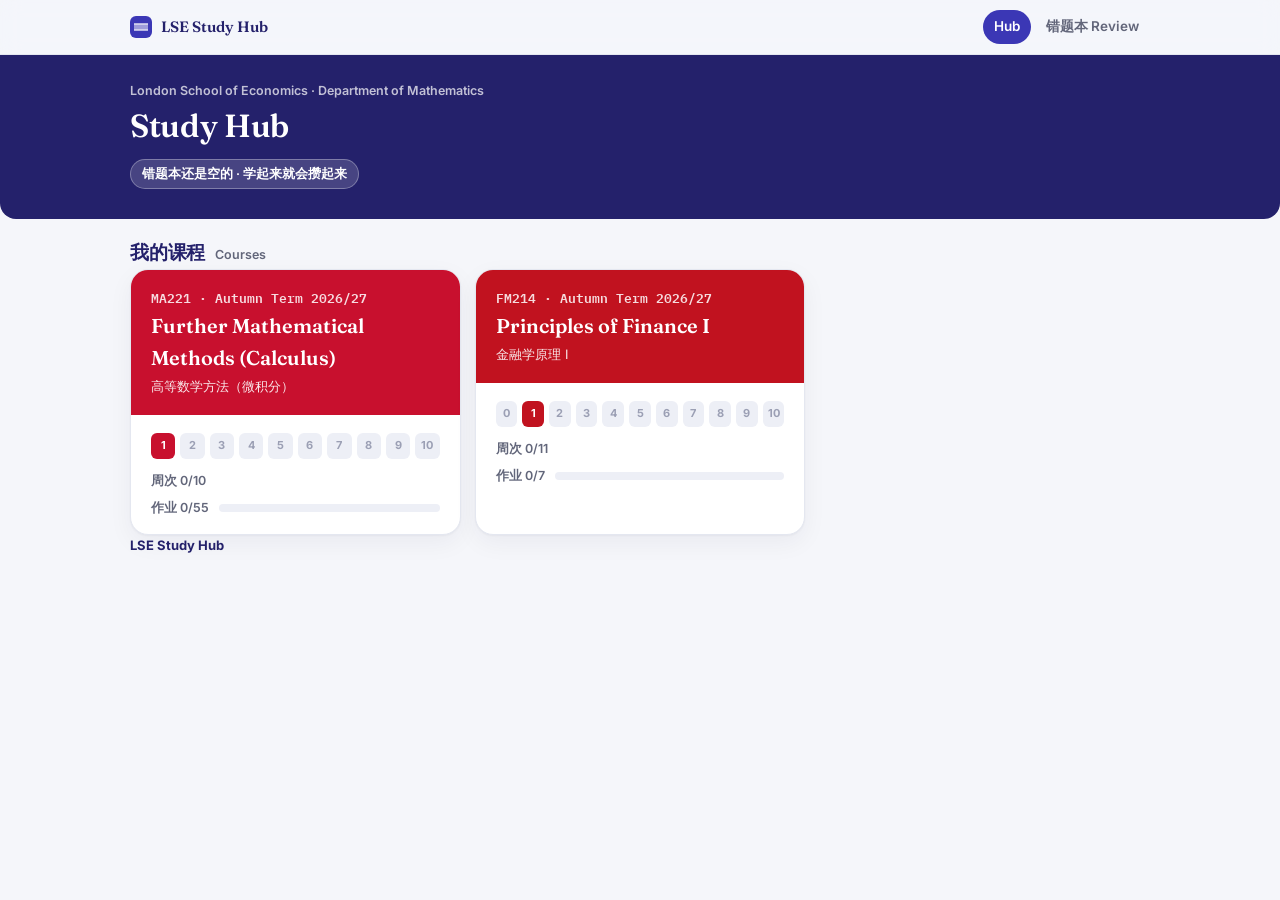
<file: index.html>
<!DOCTYPE html>
<html lang="zh-CN">
<head>
<meta charset="UTF-8">
<meta name="viewport" content="width=device-width, initial-scale=1, viewport-fit=cover">
<title>LSE Study Hub · 学习中心</title>
<meta name="theme-color" content="#3B37B5">
<link rel="manifest" href="manifest.json">
<link rel="icon" href="data:image/svg+xml,<svg xmlns='http://www.w3.org/2000/svg' viewBox='0 0 100 100'><text y='.9em' font-size='90'>📐</text></svg>">
<link rel="preconnect" href="https://fonts.googleapis.com"><link rel="preconnect" href="https://fonts.gstatic.com" crossorigin>
<link href="https://fonts.googleapis.com/css2?family=Fraunces:ital,opsz,wght@0,9..144,400..700;1,9..144,400..700&family=Newsreader:ital,opsz,wght@0,6..72,400..500;1,6..72,400..500&family=Inter:wght@400;500;600;700&family=Space+Grotesk:wght@500;600;700&family=IBM+Plex+Mono:wght@500;600&display=swap" rel="stylesheet">
<link rel="stylesheet" href="assets/hub.css">
</head>
<body>
<div id="top"></div>
<header class="hero">
  <div id="band"></div>
  <div class="wrap in">
    <p class="kicker">London School of Economics · Department of Mathematics</p>
    <h1>Study Hub</h1>
    <div class="meta">
      <span class="pill" id="reviewPill">复习加载中…</span>
    </div>
  </div>
</header>

<main class="wrap" style="margin-top:22px">
  <div class="sec-h"><h2>我的课程</h2><span class="en">Courses</span></div>
  <div class="grid c2" id="courses"></div>

</main>

<footer class="wrap"><b>LSE Study Hub</b></footer>

<script src="assets/hub.js"></script>
<script src="data/ma221.js"></script>
<script src="data/fm214.js"></script>
<script>
  var H = window.LSEHUB;
  document.getElementById("top").outerHTML = H.topbar("index.html");
  document.getElementById("band").innerHTML = H.bandSVG({ color: "#ffffff", opacity: 0.55 });

  var due = H.cardsDue().length, total = H.cards().length;
  document.getElementById("reviewPill").innerHTML = due
    ? '今天要复习 <b>' + due + '</b> 张 · <a href="review.html">开始 →</a>'
    : (total ? '错题本 ' + total + ' 张，今天无到期 ✓' : '错题本还是空的 · 学起来就会攒起来');

  var box = document.getElementById("courses");
  Object.keys(H.courses).forEach(function (code) {
    var co = H.courses[code];
    var weeksDone = co.weeks.filter(function (w) { return H.weekDone(code, w.n); }).length;
    var ex = H.courseExStats(code);
    var spine = co.weeks.map(function (w) {
      var cls = H.weekDone(code, w.n) ? "done" : (w.status === "active" ? "active" : "");
      return '<span class="n ' + cls + '">' + w.n + "</span>";
    }).join("");
    var exPct = ex.total ? Math.round(100 * ex.done / ex.total) : 0;
    var a = document.createElement("a");
    a.className = "course-card"; a.href = "course.html?c=" + code;
    a.style.setProperty("--caccent", co.accent);
    a.innerHTML =
      '<div class="top">' +
        '<div class="code">' + H.esc(co.code) + ' · ' + H.esc(co.term) + '</div>' +
        '<div class="cname">' + H.esc(co.title) + '</div>' +
        '<div class="czh">' + H.esc(co.titleZh) + '</div>' +
      '</div>' +
      '<div class="body">' +
        '<div class="spine">' + spine + '</div>' +
        '<div class="progline" style="margin-bottom:7px"><span>周次 ' + weeksDone + '/' + co.weeks.length + '</span></div>' +
        '<div class="progline"><span>作业 ' + ex.done + '/' + ex.total + '</span><span class="bar ' + (exPct === 100 ? "ok" : "") + '"><i style="width:' + exPct + '%"></i></span></div>' +
      '</div>';
    box.appendChild(a);
  });
</script>
</body>
</html>
</file>
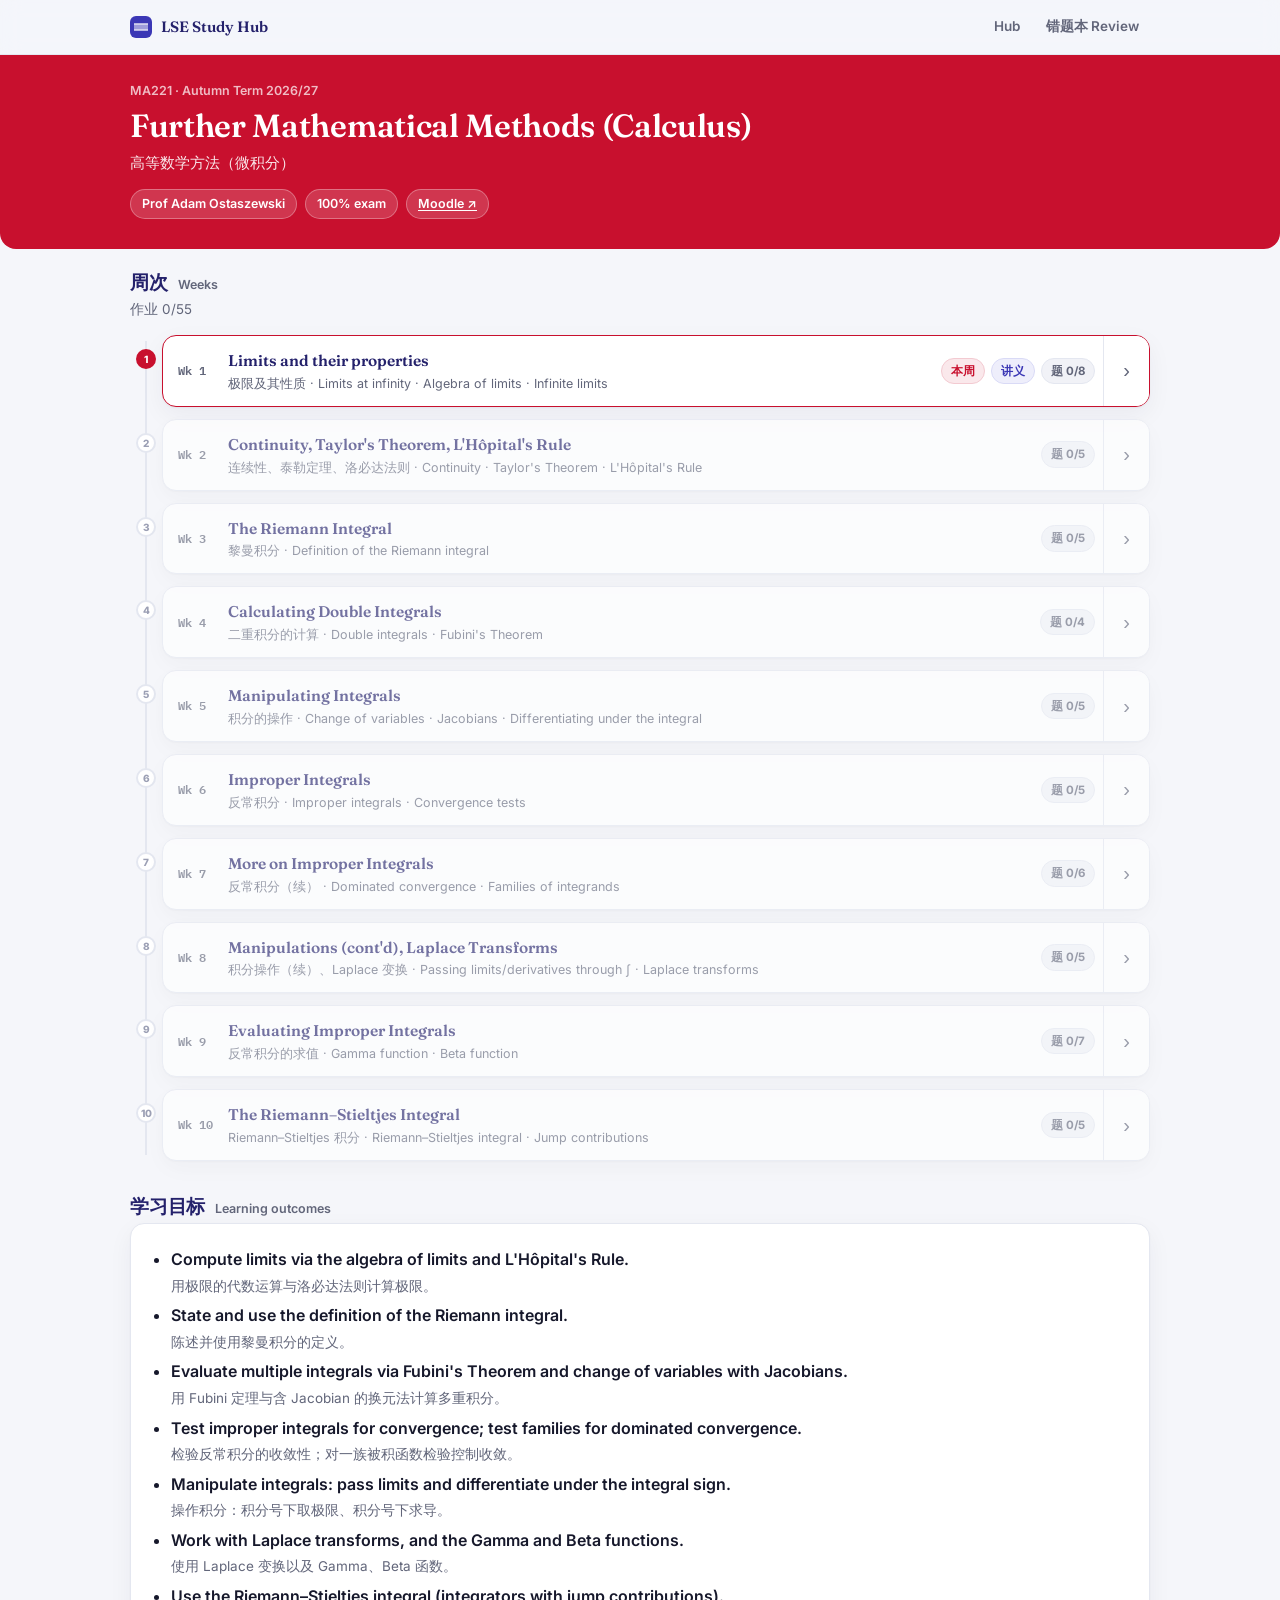
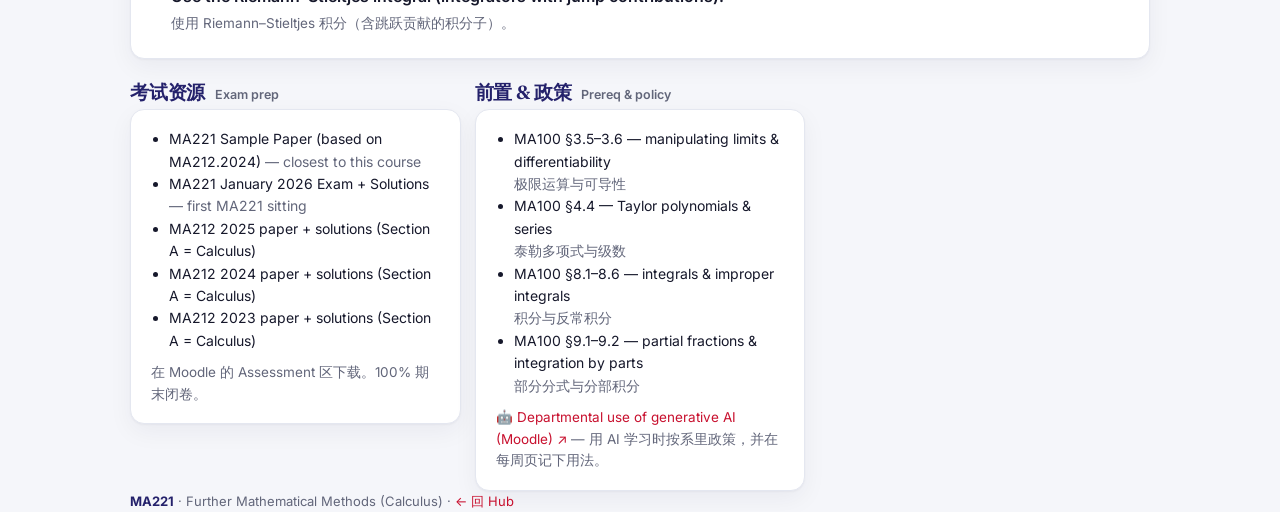
<file: course.html>
<!DOCTYPE html>
<html lang="zh-CN">
<head>
<meta charset="UTF-8">
<meta name="viewport" content="width=device-width, initial-scale=1, viewport-fit=cover">
<title>Course · LSE Study Hub</title>
<meta name="theme-color" content="#3B37B5">
<link rel="icon" href="data:image/svg+xml,<svg xmlns='http://www.w3.org/2000/svg' viewBox='0 0 100 100'><text y='.9em' font-size='90'>📐</text></svg>">
<link rel="preconnect" href="https://fonts.googleapis.com"><link rel="preconnect" href="https://fonts.gstatic.com" crossorigin>
<link href="https://fonts.googleapis.com/css2?family=Fraunces:ital,opsz,wght@0,9..144,400..700;1,9..144,400..700&family=Newsreader:ital,opsz,wght@0,6..72,400..500;1,6..72,400..500&family=Inter:wght@400;500;600;700&family=Space+Grotesk:wght@500;600;700&family=IBM+Plex+Mono:wght@500;600&display=swap" rel="stylesheet">
<link rel="stylesheet" href="assets/hub.css">
</head>
<body>
<div id="top"></div>
<header class="hero" id="hero">
  <div id="band"></div>
  <div class="wrap in" id="heroIn"></div>
</header>

<main class="wrap" style="margin-top:22px">
  <div class="grid" style="grid-template-columns:minmax(0,1fr);gap:22px">

    <section>
      <div class="sec-h"><h2>周次</h2><span class="en">Weeks</span></div>
      <p class="sec-note" id="weeksNote"></p>
      <div class="tl" id="tl"></div>
    </section>

    <section>
      <div class="sec-h"><h2>学习目标</h2><span class="en">Learning outcomes</span></div>
      <div class="card"><ul id="outcomes" style="margin:0;padding-left:20px"></ul></div>
    </section>

    <div class="grid c2">
      <section>
        <div class="sec-h"><h2>考试资源</h2><span class="en">Exam prep</span></div>
        <div class="card"><ul id="exams" style="margin:0;padding-left:18px;font-size:14px"></ul>
          <p class="sec-note" style="margin:10px 0 0">在 Moodle 的 Assessment 区下载。100% 期末闭卷。</p></div>
      </section>
      <section>
        <div class="sec-h"><h2>前置 &amp; 政策</h2><span class="en">Prereq &amp; policy</span></div>
        <div class="card"><ul id="prereq" style="margin:0 0 10px;padding-left:18px;font-size:14px"></ul>
          <div id="ai" style="font-size:13.5px;color:var(--muted)"></div></div>
      </section>
    </div>
  </div>
</main>
<footer class="wrap" id="foot"></footer>

<script src="assets/hub.js"></script>
<script src="data/ma221.js"></script>
<script src="data/fm214.js"></script>
<script>
  var H = window.LSEHUB, c = H.qs("c") || "ma221", co = H.course(c);
  document.getElementById("top").outerHTML = H.topbar();
  if (!co) { document.getElementById("heroIn").innerHTML = "<h1>Course not found</h1>"; }
  else {
    H.applyAccent(c);
    document.documentElement.style.setProperty("--herobg", co.accent);
    document.getElementById("band").innerHTML = H.bandSVG({ color: "#ffffff", opacity: 0.5 });
    document.getElementById("heroIn").innerHTML =
      '<p class="kicker">' + H.esc(co.code) + ' · ' + H.esc(co.term) + '</p>' +
      '<h1>' + H.esc(co.title) + '</h1>' +
      '<p class="sub">' + H.esc(co.titleZh) + '</p>' +
      '<div class="meta">' +
        '<span class="pill">' + H.esc(co.convenor) + '</span>' +
        '<span class="pill">' + H.esc(co.examPill || "100% exam") + '</span>' +
        (co.infoUrl ? '<span class="pill"><a href="' + co.infoUrl + '">课程信息 ↗</a></span>' : '') +
        '<span class="pill"><a href="' + co.moodle + '" target="_blank" rel="noopener">Moodle ↗</a></span>' +
      '</div>';

    var exStats = H.courseExStats(c);
    document.getElementById("weeksNote").textContent = "作业 " + exStats.done + "/" + exStats.total;

    var tl = document.getElementById("tl");
    co.weeks.forEach(function (w) {
      var done = H.weekDone(c, w.n);
      var state = done ? "done" : (w.status === "active" ? "active" : (w.status === "locked" ? "locked" : ""));
      var assigned = (w.exercises && w.exercises.assigned) || [];
      var exd = assigned.filter(function (id) { return H.exDone(c, w.n, id); }).length;
      var right = "";
      if (w.status === "active") right += '<span class="badge accent">本周</span>';
      if (w.lecture) right += '<span class="badge live">讲义</span>';
      right += '<span class="badge ' + (exd === assigned.length && assigned.length ? "ok" : "muted") + '">题 ' + exd + '/' + assigned.length + '</span>';
      var item = document.createElement("div");
      item.className = "tl-item " + state;
      var panel = (w.topics && w.topics.length ? '<ul class="pts2">' + w.topics.map(function (t) { return '<li>' + H.esc(t) + '</li>'; }).join('') + '</ul>' : '') +
        '<div class="tl-links">' +
          (w.lecture ? '<a class="chip" href="' + w.lecture + '">📖 讲义</a>' : '') +
          (assigned.length ? '<a class="chip" href="week.html?c=' + c + '&w=' + w.n + '">✎ Exercises ' + w.n + ' · ' + assigned.length + '</a>' : '') +
          '<a class="chip open" href="week.html?c=' + c + '&w=' + w.n + '">打开本周 →</a>' +
        '</div>';
      item.innerHTML =
        '<span class="tl-dot">' + (done ? "✓" : w.n) + '</span>' +
        '<div class="tl-card2">' +
          '<div class="tl-row">' +
            '<a class="tl-main" href="week.html?c=' + c + '&w=' + w.n + '">' +
              '<span class="wk">Wk ' + w.n + '</span>' +
              '<span class="tt"><b>' + H.esc(w.title) + '</b><span>' + H.esc(w.titleZh) + " · " + H.esc((w.topics || []).slice(0, 3).join(" · ")) + '</span></span>' +
              '<span class="rt">' + right + '</span>' +
            '</a>' +
            '<button class="tl-toggle" aria-expanded="false" title="展开"><span class="c">&rsaquo;</span></button>' +
          '</div>' +
          '<div class="tl-panel" hidden>' + panel + '</div>' +
        '</div>';
      tl.appendChild(item);
    });
    document.querySelectorAll("#tl .tl-toggle").forEach(function (b) {
      b.onclick = function () { var open = b.getAttribute("aria-expanded") === "true"; b.setAttribute("aria-expanded", String(!open));
        var p = b.closest(".tl-card2").querySelector(".tl-panel"); if (p) p.hidden = open; };
    });

    document.getElementById("outcomes").innerHTML = co.outcomes.map(function (o) {
      return '<li style="margin:5px 0"><b style="font-weight:600">' + H.esc(o.en) + '</b><br><span style="color:var(--muted);font-size:13.5px">' + H.esc(o.zh) + "</span></li>";
    }).join("");

    document.getElementById("exams").innerHTML = (co.exams || []).map(function (e) {
      return "<li>" + H.esc(e.label) + (e.note ? ' <span style="color:var(--muted)">— ' + H.esc(e.note) + "</span>" : "") + "</li>";
    }).join("");

    document.getElementById("prereq").innerHTML = (co.prereq || []).map(function (p) {
      return "<li>" + H.esc(p.label) + '<br><span style="color:var(--muted)">' + H.esc(p.z) + "</span></li>";
    }).join("");

    if (co.aiPolicy) document.getElementById("ai").innerHTML = "🤖 " + '<a href="' + co.aiPolicy.url + '" target="_blank" rel="noopener">' + H.esc(co.aiPolicy.label) + " ↗</a> — 用 AI 学习时按系里政策，并在每周页记下用法。";

    document.getElementById("foot").innerHTML = "<b>" + H.esc(co.code) + "</b> · " + H.esc(co.title) + " · <a href='index.html'>← 回 Hub</a>";
  }
</script>
</body>
</html>
</file>
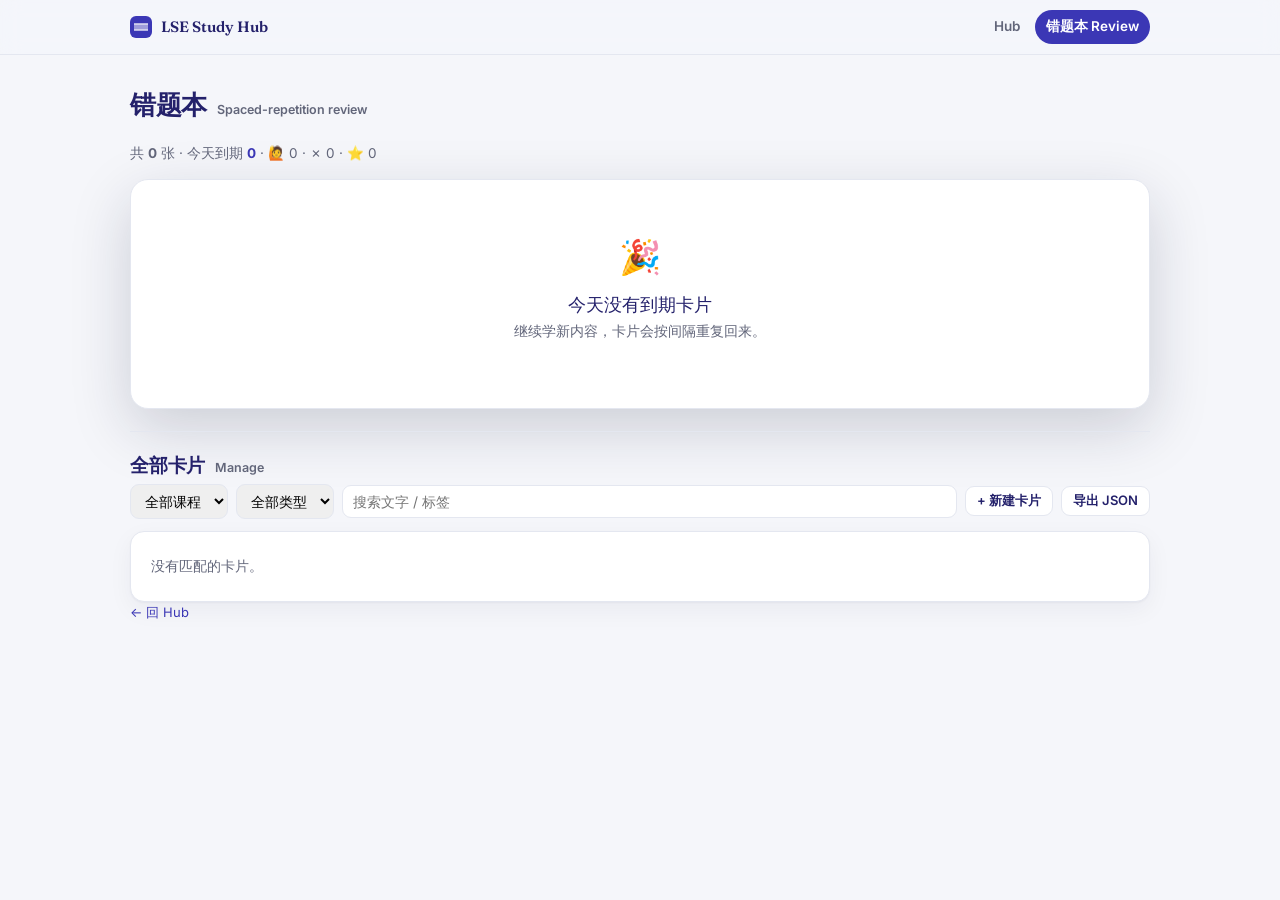
<file: review.html>
<!DOCTYPE html>
<html lang="zh-CN">
<head>
<meta charset="UTF-8">
<meta name="viewport" content="width=device-width, initial-scale=1, viewport-fit=cover">
<title>错题本 Review · LSE Study Hub</title>
<meta name="theme-color" content="#3B37B5">
<link rel="icon" href="data:image/svg+xml,<svg xmlns='http://www.w3.org/2000/svg' viewBox='0 0 100 100'><text y='.9em' font-size='90'>🗂️</text></svg>">
<link rel="preconnect" href="https://fonts.googleapis.com"><link rel="preconnect" href="https://fonts.gstatic.com" crossorigin>
<link href="https://fonts.googleapis.com/css2?family=Fraunces:ital,opsz,wght@0,9..144,400..700;1,9..144,400..700&family=Newsreader:ital,opsz,wght@0,6..72,400..500;1,6..72,400..500&family=Inter:wght@400;500;600;700&family=Space+Grotesk:wght@500;600;700&family=IBM+Plex+Mono:wght@500;600&display=swap" rel="stylesheet">
<link rel="stylesheet" href="assets/katex/katex.min.css">
<link rel="stylesheet" href="assets/hub.css">
<style>
  .flip{background:var(--surface);border:1px solid var(--line);border-radius:18px;box-shadow:var(--shadow-lg);
    padding:26px 24px;min-height:230px;display:flex;flex-direction:column}
  .flip .meta{display:flex;gap:7px;flex-wrap:wrap;margin-bottom:12px}
  .flip .front{font-size:20px;font-family:var(--display);color:var(--indigo-deep);line-height:1.35}
  .flip .back{margin-top:16px;padding-top:16px;border-top:1px dashed var(--line);font-size:16px;white-space:pre-wrap}
  .grade{display:grid;grid-template-columns:repeat(4,1fr);gap:8px;margin-top:18px}
  .grade button{border:1px solid var(--line);background:#fff;border-radius:11px;padding:11px 6px;cursor:pointer;font:600 13px var(--sans)}
  .grade button b{display:block;font-size:15px}
  .grade .again{color:var(--danger)} .grade .hard{color:var(--warn)} .grade .good{color:var(--indigo)} .grade .easy{color:var(--ok)}
  .grade button:hover{border-color:currentColor}
  .filters{display:flex;gap:8px;flex-wrap:wrap;align-items:center;margin:6px 0 12px}
  .filters select,.filters input{border:1.5px solid var(--line);border-radius:9px;padding:7px 10px;font:14px var(--sans)}
  .mrow{display:flex;gap:10px;align-items:flex-start;padding:11px 0;border-top:1px solid var(--line-soft)}
  .mrow:first-child{border-top:none}
  .mrow .body{flex:1;min-width:0}
  .mrow .sub{font-size:12px;color:var(--faint);margin-top:3px}
  .mini{border:none;background:none;cursor:pointer;color:var(--muted);font-size:13px;font-weight:600}
  .mini:hover{color:var(--accent)}
</style>
</head>
<body>
<div id="top"></div>
<main class="wrap" style="margin-top:18px">
  <div class="sec-h"><h1 style="font-size:26px;color:var(--indigo-deep)">错题本</h1><span class="en">Spaced-repetition review</span></div>
  <p class="sec-note" id="stats"></p>

  <section id="reviewZone" class="card" style="padding:0;border:none;box-shadow:none;background:none"></section>

  <div class="hr"></div>
  <div class="sec-h"><h2>全部卡片</h2><span class="en">Manage</span></div>
  <div class="filters">
    <select id="fCourse"></select>
    <select id="fType"><option value="">全部类型</option><option value="confuse">🙋 没懂</option><option value="mistake">✗ 错题</option><option value="keypoint">⭐ 必背</option></select>
    <input id="fSearch" placeholder="搜索文字 / 标签" style="flex:1;min-width:140px">
    <button class="btn btn-ghost btn-sm" id="addBtn">+ 新建卡片</button>
    <button class="btn btn-ghost btn-sm" id="exportBtn">导出 JSON</button>
  </div>
  <div class="card" id="manage"></div>
</main>
<footer class="wrap"><a href="index.html">← 回 Hub</a></footer>

<script src="assets/katex/katex.min.js"></script>
<script src="assets/katex/auto-render.min.js"></script>
<script src="assets/hub.js"></script>
<script src="data/ma221.js"></script>
<script src="data/fm214.js"></script>
<script>
var H = window.LSEHUB;
document.getElementById("top").outerHTML = H.topbar("review.html");
function katex(r){ if(window.renderMathInElement) renderMathInElement(r||document.body,{delimiters:[{left:"$$",right:"$$",display:true},{left:"$",right:"$",display:false}],throwOnError:false}); }
var TYPE={confuse:["🙋 没懂","live"],mistake:["✗ 错题","warn"],keypoint:["⭐ 必背","accent"]};
function courseLabel(code){ var co=H.course(code); return co?co.code:code||"—"; }

function stats(){
  var all=H.cards(), due=H.cardsDue();
  var by={confuse:0,mistake:0,keypoint:0}; all.forEach(function(c){ if(by[c.type]!=null) by[c.type]++; });
  document.getElementById("stats").innerHTML = '共 <b>'+all.length+'</b> 张 · 今天到期 <b style="color:var(--accent)">'+due.length+'</b>'+
    ' · 🙋 '+by.confuse+' · ✗ '+by.mistake+' · ⭐ '+by.keypoint;
}

/* ---------- review session ---------- */
var queue=[], idx=0, shown=false;
function startReview(){
  queue = H.cardsDue(); idx=0; shown=false;
  renderReview();
}
function renderReview(){
  var z=document.getElementById("reviewZone");
  if(!queue.length){ z.innerHTML='<div class="flip" style="align-items:center;justify-content:center;text-align:center"><div><div style="font-size:34px">🎉</div><div style="font-family:var(--display);font-size:18px;color:var(--indigo-deep);margin-top:6px">今天没有到期卡片</div><p class="sec-note">继续学新内容，卡片会按间隔重复回来。</p></div></div>'; return; }
  if(idx>=queue.length){ z.innerHTML='<div class="flip" style="align-items:center;justify-content:center;text-align:center"><div><div style="font-size:34px">✅</div><div style="font-family:var(--display);font-size:18px;color:var(--indigo-deep);margin-top:6px">这轮复习完成（'+queue.length+' 张）</div><div style="margin-top:12px"><button class="btn btn-ghost btn-sm" onclick="startReview()">再查一遍到期</button></div></div></div>'; stats(); refreshManage(); return; }
  var c=queue[idx], tp=TYPE[c.type]||["笔记","muted"];
  z.innerHTML='<div class="flip"><div class="meta"><span class="badge '+tp[1]+'">'+tp[0]+'</span>'+
      '<span class="badge muted">'+courseLabel(c.course)+(c.week?" · W"+c.week:"")+'</span>'+
      (c.tags||[]).map(function(t){return '<span class="badge muted">#'+H.esc(t)+'</span>';}).join("")+
      '<span style="flex:1"></span><span class="sec-note" style="margin:0">'+(idx+1)+' / '+queue.length+'</span></div>'+
    '<div class="front">'+H.esc(c.front)+'</div>'+
    (shown?('<div class="back">'+(c.back?H.esc(c.back):'<span class="sec-note">（这张没写答案——想一下，然后补上）</span>')+'</div>'+
      '<div class="grade">'+
        '<button class="again" data-g="again"><b>忘了</b>Again</button>'+
        '<button class="hard" data-g="hard"><b>难</b>Hard</button>'+
        '<button class="good" data-g="good"><b>会</b>Good</button>'+
        '<button class="easy" data-g="easy"><b>秒懂</b>Easy</button>'+
      '</div>')
     :'<div style="margin-top:auto"><button class="btn btn-primary" id="showBtn" style="width:100%;justify-content:center">显示答案</button></div>')+
    '</div>';
  katex(z);
  if(!shown){ document.getElementById("showBtn").onclick=function(){ shown=true; renderReview(); }; }
  else z.querySelectorAll(".grade button").forEach(function(b){ b.onclick=function(){ H.schedule(c.id,b.getAttribute("data-g")); idx++; shown=false; renderReview(); }; });
}

/* ---------- manage list ---------- */
function refreshManage(){
  var fc=document.getElementById("fCourse").value, ft=document.getElementById("fType").value, q=document.getElementById("fSearch").value.trim().toLowerCase();
  var list=H.cards().filter(function(c){
    if(fc && c.course!==fc) return false;
    if(ft && c.type!==ft) return false;
    if(q){ var hay=(c.front+" "+(c.back||"")+" "+(c.tags||[]).join(" ")).toLowerCase(); if(hay.indexOf(q)<0) return false; }
    return true;
  });
  var el=document.getElementById("manage");
  el.innerHTML = list.length ? list.map(function(c){
    var tp=TYPE[c.type]||["笔记","muted"];
    return '<div class="mrow" data-id="'+c.id+'">'+
      '<span class="badge '+tp[1]+'">'+tp[0]+'</span>'+
      '<div class="body"><div class="fr">'+H.esc(c.front)+'</div>'+
        (c.back?'<div style="color:var(--muted);font-size:13.5px;margin-top:3px">'+H.esc(c.back)+'</div>':'')+
        '<div class="sub">'+courseLabel(c.course)+(c.week?" · W"+c.week:"")+' · 下次 '+H.esc(c.due||"—")+' · '+(c.reps||0)+' 次'+((c.tags&&c.tags.length)?' · '+c.tags.map(function(t){return "#"+H.esc(t);}).join(" "):'')+'</div>'+
      '</div>'+
      '<div style="display:flex;flex-direction:column;gap:4px"><button class="mini" data-edit="'+c.id+'">编辑</button><button class="mini" data-del="'+c.id+'" style="color:var(--danger)">删除</button></div>'+
    '</div>';
  }).join("") : '<p class="sec-note" style="margin:6px 0">没有匹配的卡片。</p>';
  katex(el);
  el.querySelectorAll("[data-del]").forEach(function(b){ b.onclick=function(){ if(confirm("删除这张卡片？")){ H.deleteCard(b.getAttribute("data-del")); refreshManage(); stats(); } }; });
  el.querySelectorAll("[data-edit]").forEach(function(b){ b.onclick=function(){ editCard(b.getAttribute("data-edit")); }; });
}
function editCard(id){
  var c=H.cards().filter(function(x){return x.id===id;})[0]; if(!c) return;
  var row=document.querySelector('.mrow[data-id="'+id+'"] .body');
  row.innerHTML='<textarea class="field" id="ef" rows="2">'+H.esc(c.front)+'</textarea>'+
    '<textarea class="field" id="eb" rows="2" style="margin-top:6px" placeholder="答案">'+H.esc(c.back||"")+'</textarea>'+
    '<input class="field" id="et" style="margin-top:6px" value="'+H.esc((c.tags||[]).join(", "))+'" placeholder="标签，逗号分隔">'+
    '<div style="margin-top:7px;display:flex;gap:7px"><button class="btn btn-primary btn-sm" id="es">保存</button><button class="btn btn-ghost btn-sm" id="ec">取消</button></div>';
  document.getElementById("es").onclick=function(){ H.updateCard(id,{front:document.getElementById("ef").value.trim(),back:document.getElementById("eb").value.trim(),tags:document.getElementById("et").value.split(",").map(function(s){return s.trim();}).filter(Boolean)}); refreshManage(); };
  document.getElementById("ec").onclick=refreshManage;
}
function fillCourseFilter(){
  var sel=document.getElementById("fCourse"); var codes={}; H.cards().forEach(function(c){ if(c.course) codes[c.course]=1; });
  sel.innerHTML='<option value="">全部课程</option>'+Object.keys(codes).map(function(k){return '<option value="'+k+'">'+courseLabel(k)+'</option>';}).join("");
}

document.getElementById("addBtn").onclick=function(){
  var front=prompt("正面（问题 / 卡点）："); if(!front) return;
  var back=prompt("背面（答案 / 解释，可留空）：")||"";
  H.addCard({course:"",week:"",type:"keypoint",front:front.trim(),back:back.trim(),tags:[]});
  fillCourseFilter(); refreshManage(); stats();
};
document.getElementById("exportBtn").onclick=function(){
  var blob=new Blob([JSON.stringify(H.cards(),null,2)],{type:"application/json"});
  var a=document.createElement("a"); a.href=URL.createObjectURL(blob); a.download="cuotiben-"+H.today()+".json"; a.click();
};
["fCourse","fType"].forEach(function(id){ document.getElementById(id).onchange=refreshManage; });
document.getElementById("fSearch").oninput=refreshManage;

stats(); fillCourseFilter(); startReview(); refreshManage();
</script>
</body>
</html>
</file>
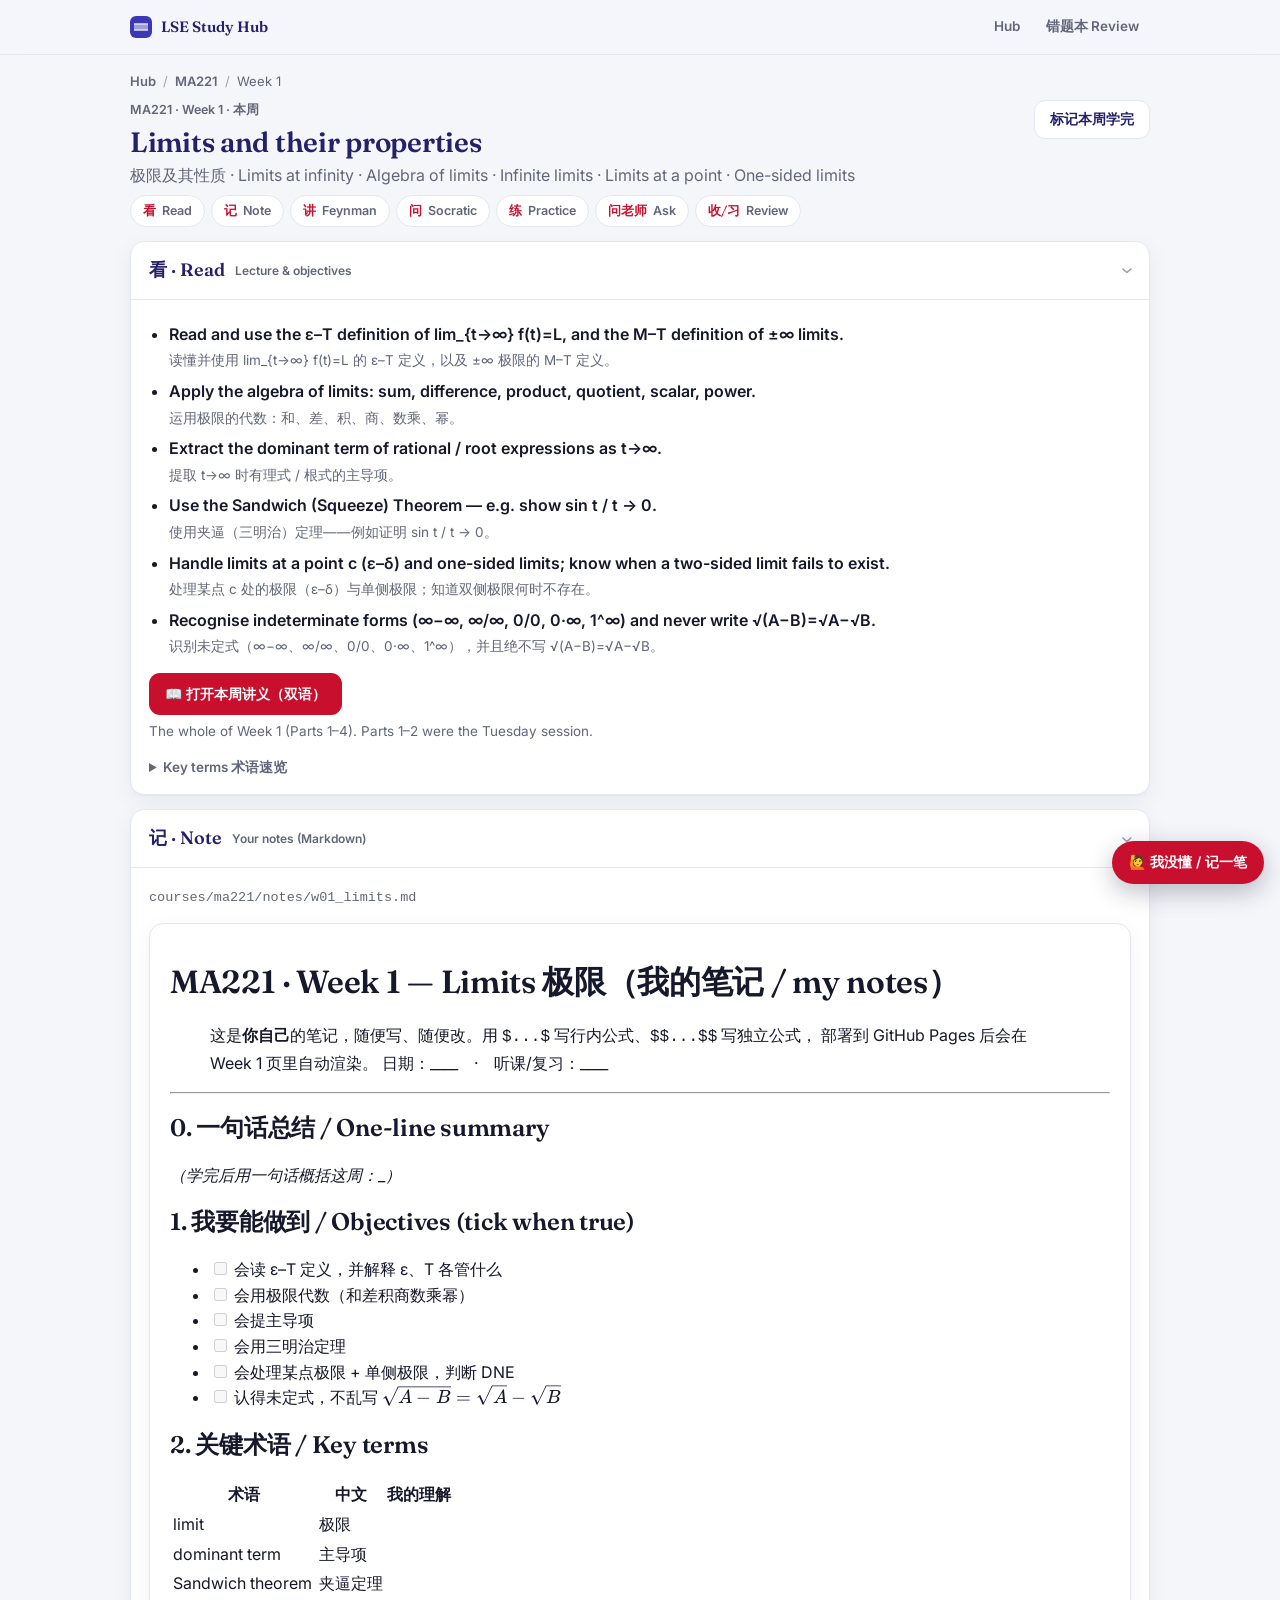
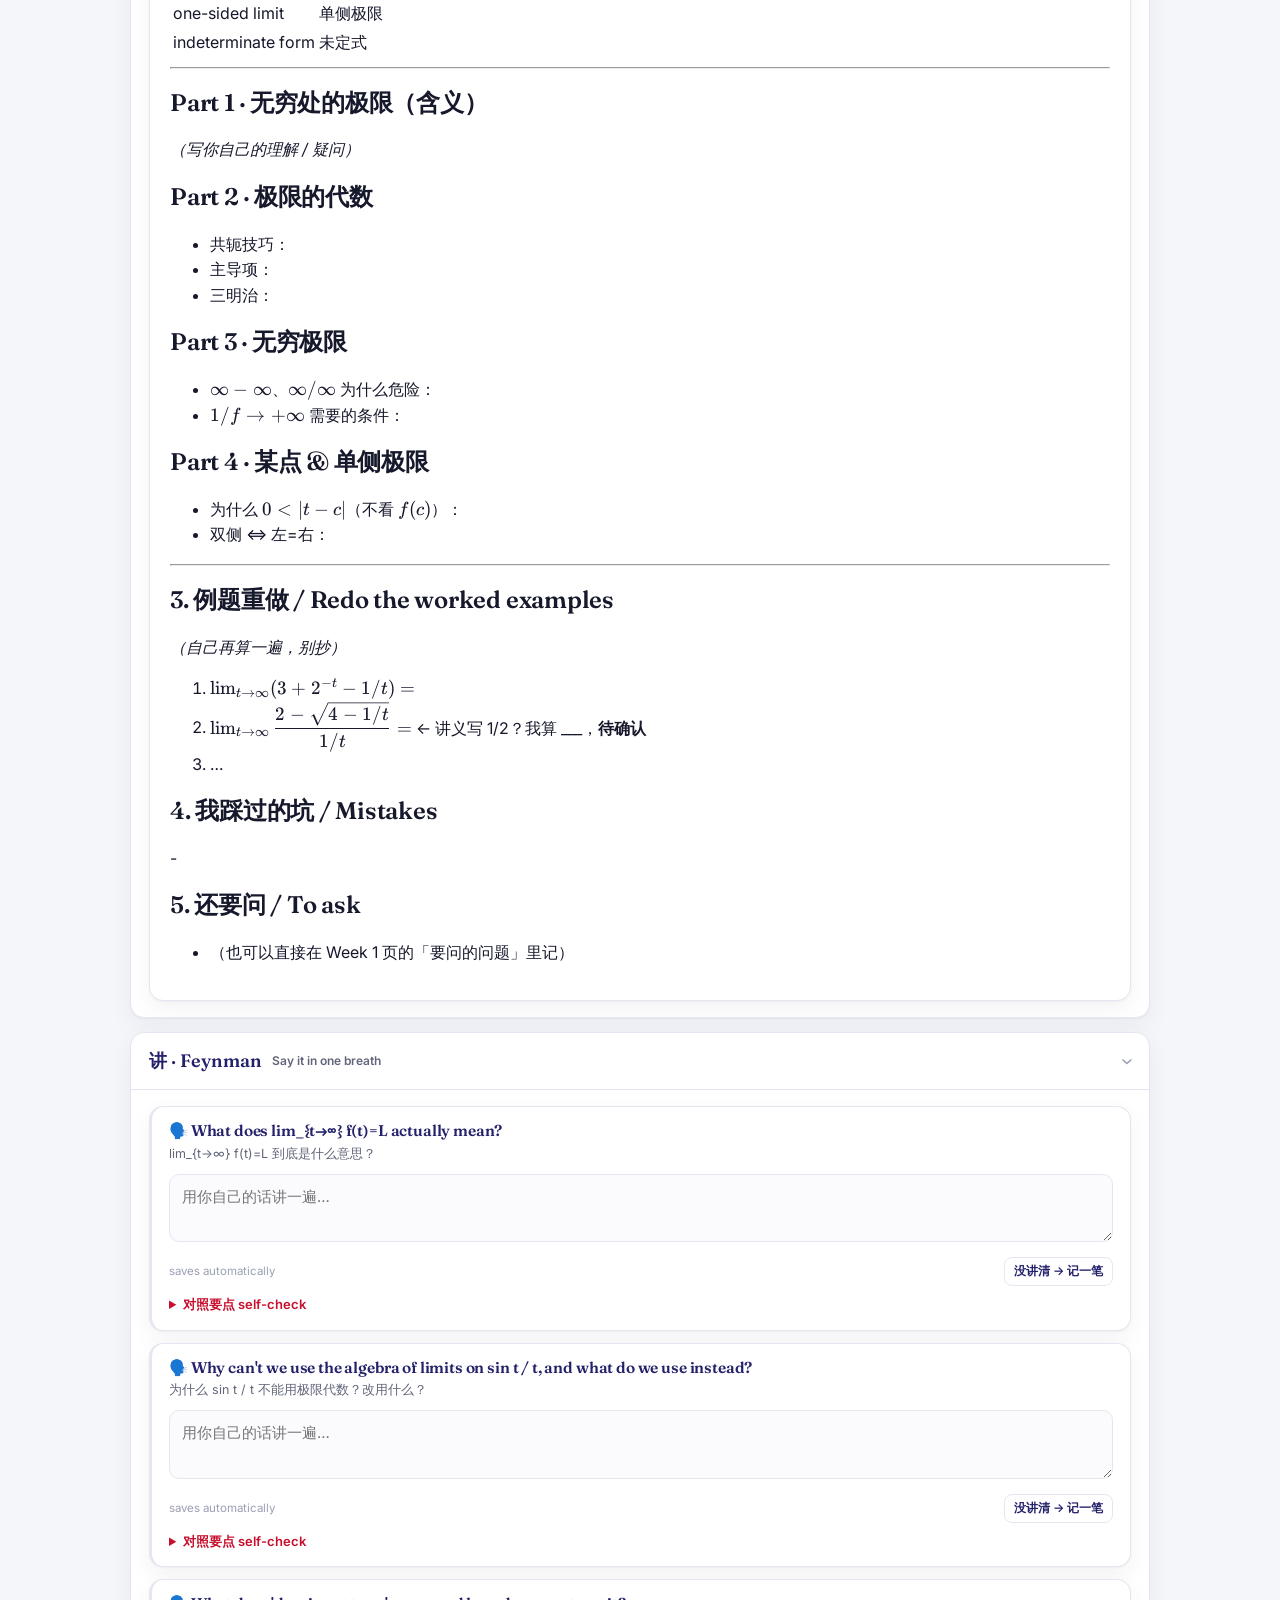
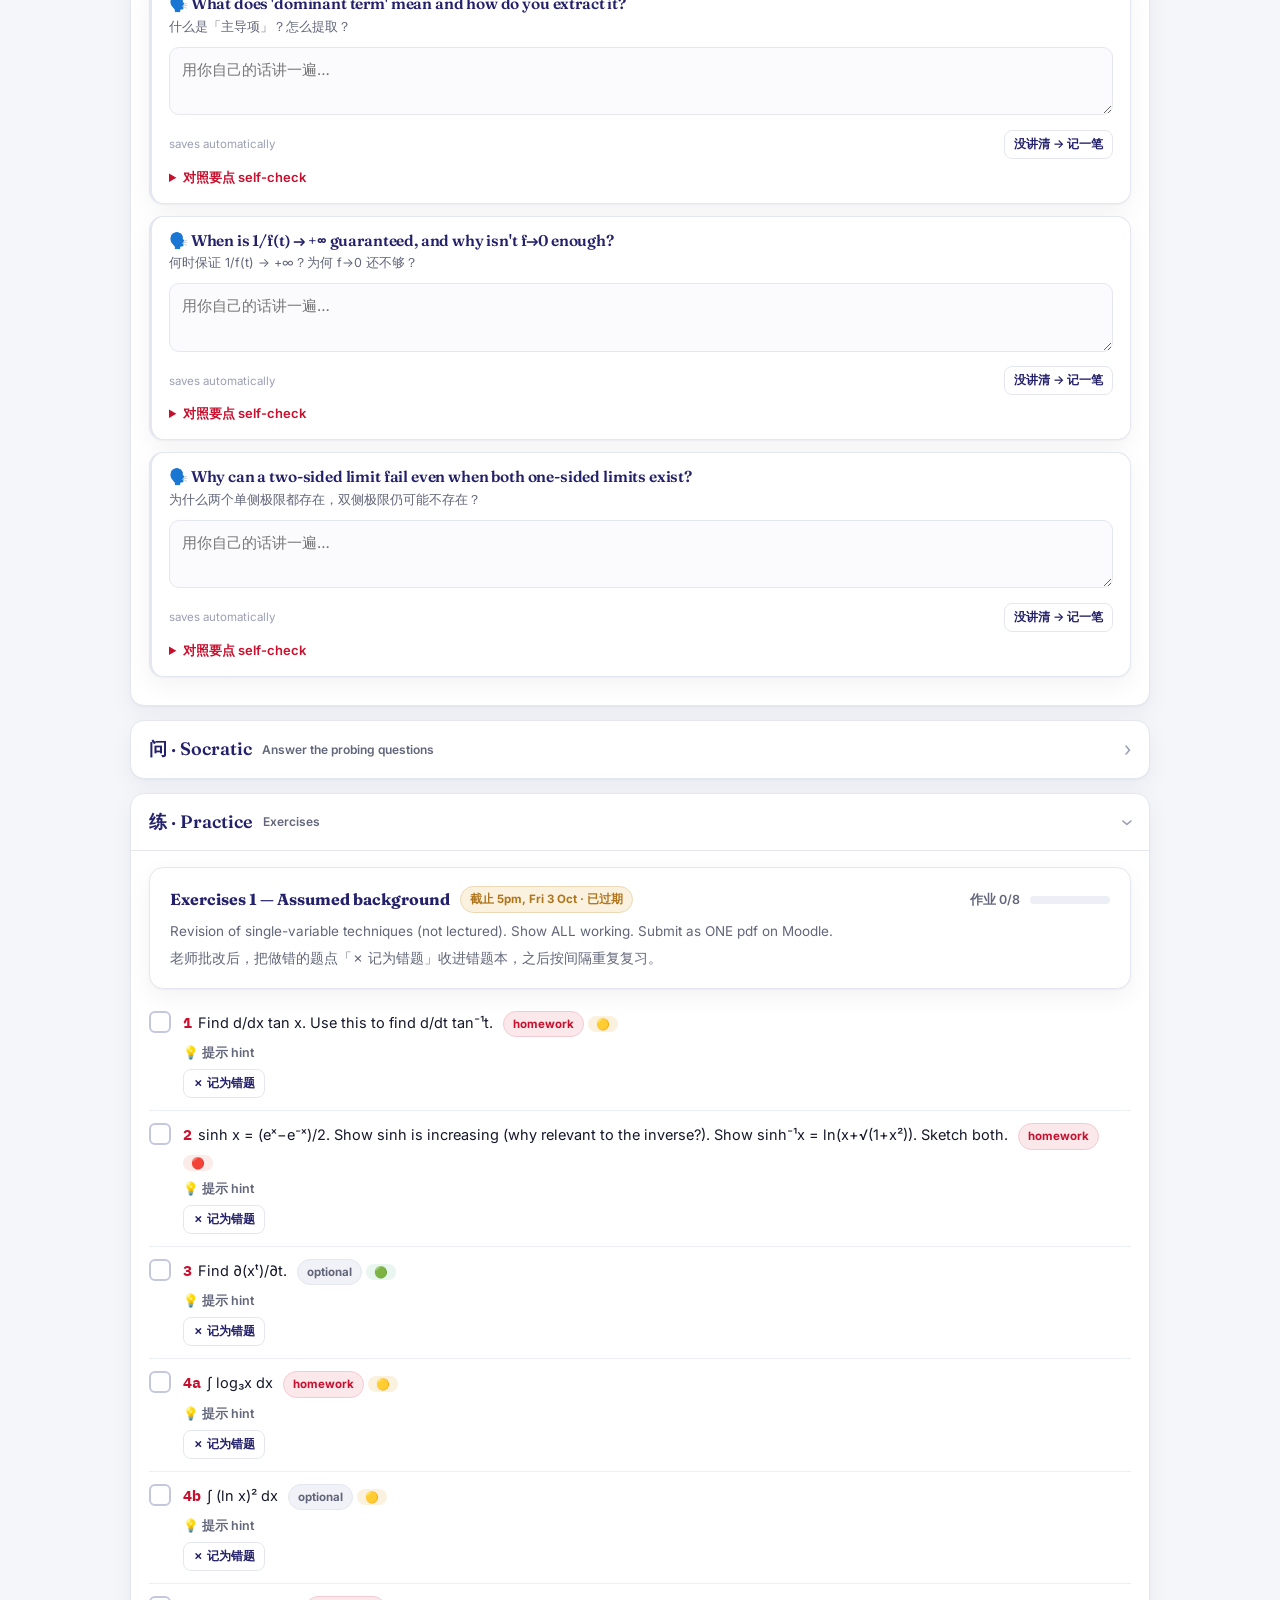
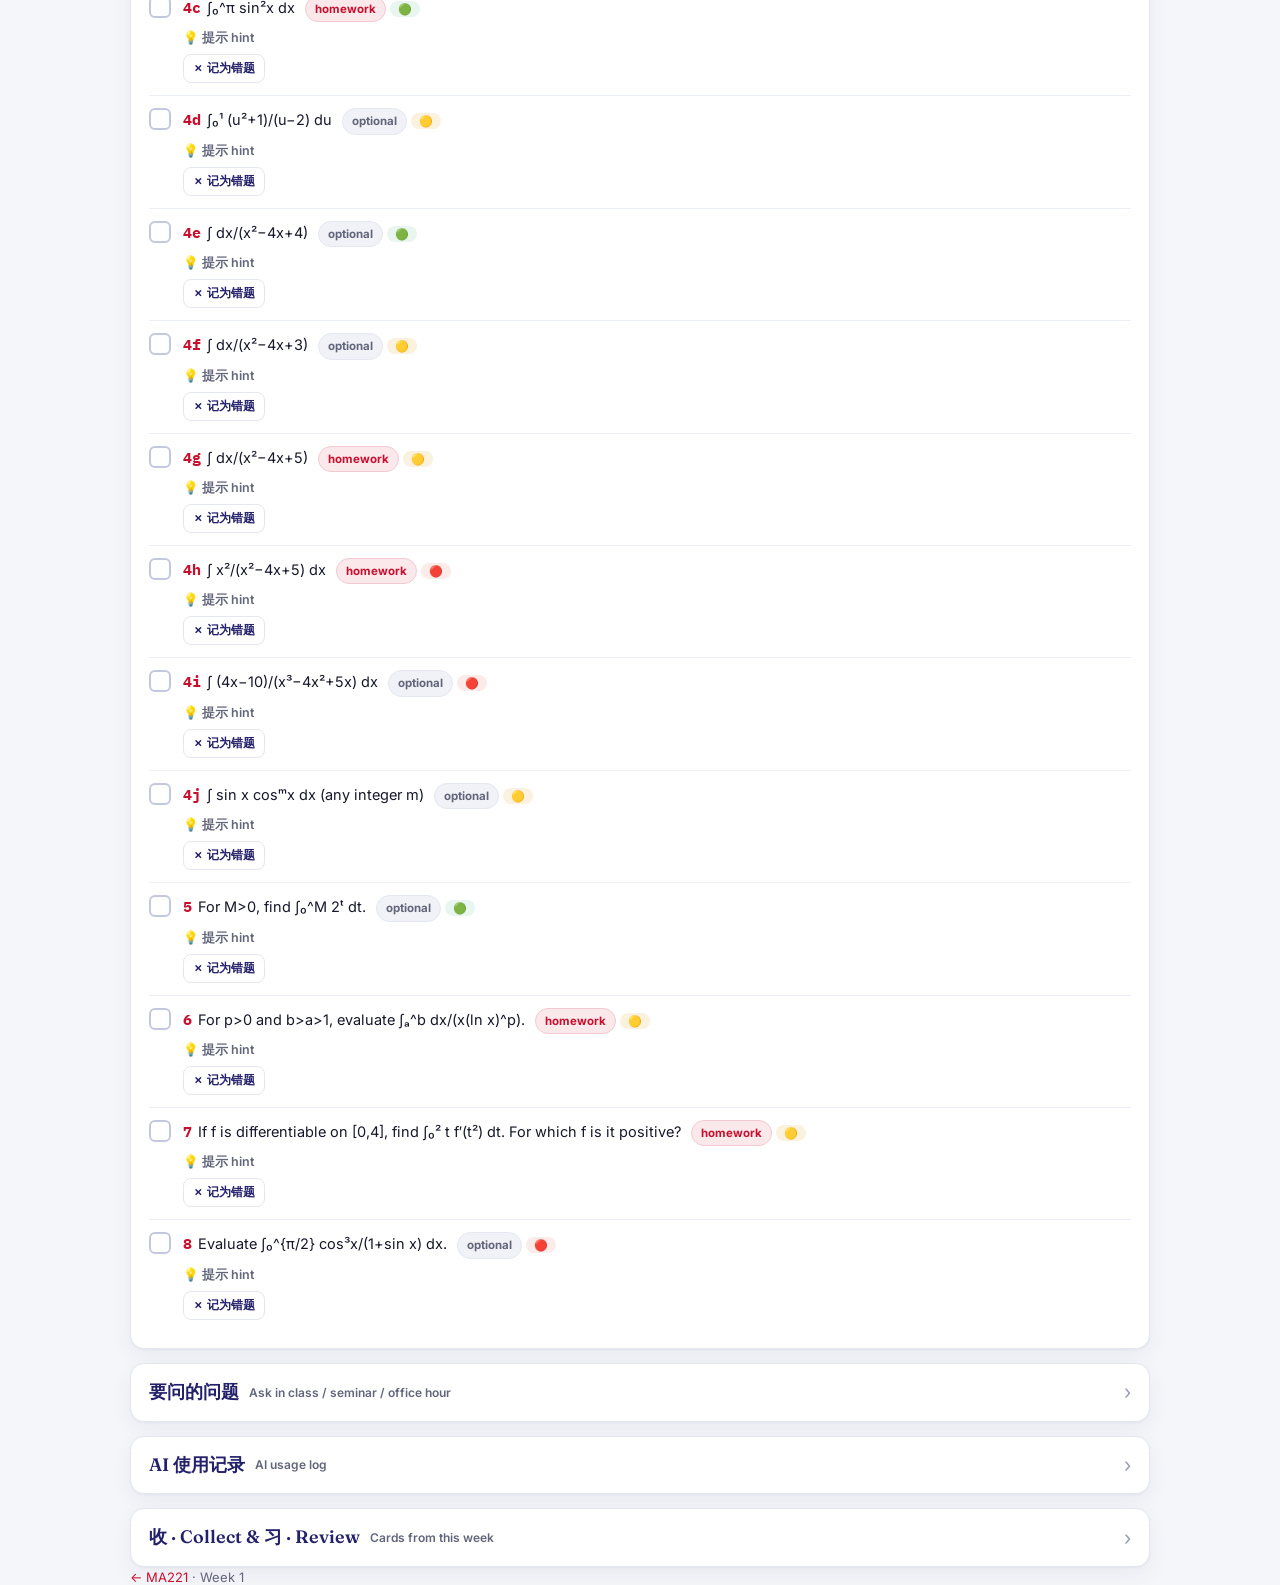
<file: week.html>
<!DOCTYPE html>
<html lang="zh-CN">
<head>
<meta charset="UTF-8">
<meta name="viewport" content="width=device-width, initial-scale=1, viewport-fit=cover">
<title>Week · LSE Study Hub</title>
<meta name="theme-color" content="#3B37B5">
<link rel="icon" href="data:image/svg+xml,<svg xmlns='http://www.w3.org/2000/svg' viewBox='0 0 100 100'><text y='.9em' font-size='90'>📐</text></svg>">
<link rel="preconnect" href="https://fonts.googleapis.com"><link rel="preconnect" href="https://fonts.gstatic.com" crossorigin>
<link href="https://fonts.googleapis.com/css2?family=Fraunces:ital,opsz,wght@0,9..144,400..700;1,9..144,400..700&family=Newsreader:ital,opsz,wght@0,6..72,400..500;1,6..72,400..500&family=Inter:wght@400;500;600;700&family=Space+Grotesk:wght@500;600;700&family=IBM+Plex+Mono:wght@500;600&display=swap" rel="stylesheet">
<link rel="stylesheet" href="assets/katex/katex.min.css">
<link rel="stylesheet" href="assets/hub.css">
</head>
<body>
<div id="top"></div>
<main class="wrap">
  <div class="crumbs" id="crumbs"></div>
  <div id="head"></div>
  <nav class="loop" id="loop"></nav>

  <details class="wk-sec" id="s-read" open>
    <summary class="wk-sum"><span class="tt">看 · Read</span><span class="en">Lecture &amp; objectives</span><span class="chev">&rsaquo;</span></summary>
    <div class="wk-in">
      <div id="objectives"></div>
      <div id="lectureBtn" style="margin:14px 0 4px"></div>
      <details style="margin-top:6px"><summary style="cursor:pointer;font-weight:600;color:var(--muted);font-size:13.5px">Key terms 术语速览</summary><div id="terms"></div></details>
    </div>
  </details>

  <details class="wk-sec" id="s-note" open>
    <summary class="wk-sum"><span class="tt">记 · Note</span><span class="en">Your notes (Markdown)</span><span class="chev">&rsaquo;</span></summary>
    <div class="wk-in">
      <p class="sec-note"><code id="notePath"></code></p>
      <div class="card" id="noteBox">加载笔记…</div>
    </div>
  </details>

  <details class="wk-sec" id="s-feynman" open>
    <summary class="wk-sum"><span class="tt">讲 · Feynman</span><span class="en">Say it in one breath</span><span class="chev">&rsaquo;</span></summary>
    <div class="wk-in">
      <div id="feynman"></div>
    </div>
  </details>

  <details class="wk-sec" id="s-socratic">
    <summary class="wk-sum"><span class="tt">问 · Socratic</span><span class="en">Answer the probing questions</span><span class="chev">&rsaquo;</span></summary>
    <div class="wk-in">
      <div id="watch"></div>
      <div id="socratic"></div>
    </div>
  </details>

  <details class="wk-sec" id="s-practice" open>
    <summary class="wk-sum"><span class="tt">练 · Practice</span><span class="en">Exercises</span><span class="chev">&rsaquo;</span></summary>
    <div class="wk-in">
      <div id="exhead"></div>
      <div id="exlist" style="margin-top:10px"></div>
    </div>
  </details>

  <details class="wk-sec" id="s-ask">
    <summary class="wk-sum"><span class="tt">要问的问题</span><span class="en">Ask in class / seminar / office hour</span><span class="chev">&rsaquo;</span></summary>
    <div class="wk-in">
      <div class="tool">
        <textarea class="field" id="askInput" rows="2" placeholder="例：Sandwich 定理里为什么要求两侧趋于同一个极限？"></textarea>
        <div style="margin-top:8px"><button class="btn btn-primary btn-sm" id="askAdd">加入清单</button></div>
        <div id="askList" style="margin-top:8px"></div>
      </div>
    </div>
  </details>

  <details class="wk-sec" id="s-ai">
    <summary class="wk-sum"><span class="tt">AI 使用记录</span><span class="en">AI usage log</span><span class="chev">&rsaquo;</span></summary>
    <div class="wk-in">
      <div class="tool">
        <textarea class="field" id="aiInput" rows="2" placeholder="例：让 AI 解释共轭技巧背后的恒等式；我自己重做了那道极限。"></textarea>
        <div style="margin-top:8px"><button class="btn btn-ghost btn-sm" id="aiAdd">记一条</button></div>
        <div id="aiList" style="margin-top:8px"></div>
      </div>
    </div>
  </details>

  <details class="wk-sec" id="s-collect">
    <summary class="wk-sum"><span class="tt">收 · Collect &amp; 习 · Review</span><span class="en">Cards from this week</span><span class="chev">&rsaquo;</span></summary>
    <div class="wk-in">
      <div id="weekCards"></div>
      <div style="margin-top:12px"><a class="btn btn-primary btn-sm" href="review.html">去复习错题本 →</a></div>
    </div>
  </details>

</main>
<footer class="wrap" id="foot"></footer>

<script src="assets/katex/katex.min.js"></script>
<script src="assets/katex/auto-render.min.js"></script>
<script src="assets/marked.min.js"></script>
<script src="assets/hub.js"></script>
<script src="data/ma221.js"></script>
<script src="data/fm214.js"></script>
<script>
var H = window.LSEHUB, c = H.qs("c") || "ma221", n = +(H.qs("w") || 1);
var co = H.course(c), w = H.week(c, n);
document.getElementById("top").outerHTML = H.topbar();

function katex(root){ if(window.renderMathInElement) renderMathInElement(root||document.body,{delimiters:[{left:"$$",right:"$$",display:true},{left:"$",right:"$",display:false}],throwOnError:false}); }

if (!co || !w) { document.getElementById("head").innerHTML = "<h1>Week not found</h1>"; }
else {
  H.applyAccent(c, n);
  document.body.setAttribute("data-course", c);
  document.body.setAttribute("data-week", n);
  document.body.setAttribute("data-src", co.code + " Week " + n + " · " + w.title);

  document.getElementById("crumbs").innerHTML =
    '<a href="index.html">Hub</a><span class="sep">/</span><a href="course.html?c=' + c + '">' + H.esc(co.code) + '</a><span class="sep">/</span>Week ' + n;

  // ---- head ----
  var done = H.weekDone(c, n);
  document.getElementById("head").innerHTML =
    '<div style="display:flex;align-items:flex-start;gap:14px;flex-wrap:wrap">' +
      '<div style="flex:1;min-width:220px">' +
        '<p class="kicker" style="color:var(--muted)">' + H.esc(co.code) + ' · Week ' + n + (w.status==="active"?' · 本周':'') + '</p>' +
        '<h1 style="font-size:28px;color:var(--indigo-deep);margin:0 0 4px">' + H.esc(w.title) + '</h1>' +
        '<p style="margin:0;color:var(--muted)">' + H.esc(w.titleZh) + ' · ' + H.esc((w.topics||[]).join(" · ")) + '</p>' +
      '</div>' +
      '<button class="btn ' + (done?"btn-primary":"btn-ghost") + '" id="doneBtn">' + (done?"✓ 本周已学完":"标记本周学完") + '</button>' +
    '</div>';
  document.getElementById("doneBtn").onclick = function(){ H.setWeekDone(c,n,!H.weekDone(c,n)); location.reload(); };

  // ---- loop nav ----
  var steps = [["s-read","看 Read"],["s-note","记 Note"],["s-feynman","讲 Feynman"],["s-socratic","问 Socratic"],["s-practice","练 Practice"],["s-ask","问老师 Ask"],["s-collect","收/习 Review"]];
  document.getElementById("loop").innerHTML = steps.map(function(s){ return '<a href="#'+s[0]+'"><span class="g">'+s[1].split(" ")[0]+'</span> '+s[1].split(" ").slice(1).join(" ")+'</a>'; }).join("");

  // ---- objectives ----
  document.getElementById("objectives").innerHTML =
    '<ul style="margin:4px 0;padding-left:20px">' + (w.objectives||[]).map(function(o){
      return '<li style="margin:6px 0"><span style="font-weight:600">'+H.esc(o.en)+'</span><br><span style="color:var(--muted);font-size:13.5px">'+H.esc(o.zh)+'</span></li>';
    }).join("") + '</ul>';

  // ---- lecture button ----
  var lbtn = "";
  if (w.lecture) lbtn += '<a class="btn btn-primary" href="'+w.lecture+'">📖 打开本周讲义（双语）</a> ';
  if (w.handout) lbtn += '<a class="btn '+(w.lecture?'btn-ghost':'btn-primary')+'" href="'+w.handout+'" target="_blank" rel="noopener">📄 打开 handout PDF</a>';
  if (!w.lecture && !w.handout) lbtn = '<span class="badge muted">讲义待上传</span>';
  document.getElementById("lectureBtn").innerHTML = lbtn + (w.lectureNote?'<span class="sec-note" style="display:block;margin-top:6px">'+H.esc(w.lectureNote)+'</span>':'');

  // ---- key terms ----
  if (w.keyTerms && w.keyTerms.length) {
    document.getElementById("terms").innerHTML = '<table class="terms">' + w.keyTerms.map(function(k){
      return '<tr><td class="t">'+H.esc(k.t)+'</td><td class="z">'+H.esc(k.z)+'</td><td>'+H.esc(k.d)+'</td></tr>';
    }).join("") + '</table>';
  } else document.getElementById("terms").innerHTML = '<p class="sec-note">（本周术语随讲义补充）</p>';

  // ---- notes (render MD if fetchable) ----
  document.getElementById("notePath").textContent = w.notes || "—";
  var nb = document.getElementById("noteBox");
  if (w.notes) {
    fetch(w.notes).then(function(r){ if(!r.ok) throw 0; return r.text(); }).then(function(md){
      nb.innerHTML = '<div class="md">'+marked.parse(md)+'</div>';
      katex(nb);
    }).catch(function(){
      nb.innerHTML = '你的笔记文件：<a href="'+w.notes+'">'+H.esc(w.notes)+'</a>　'+
        '<span class="sec-note" style="display:inline">（本地双击打开无法内嵌渲染，点开即可编辑；部署到 GitHub Pages 后会渲染在此）</span>';
    });
  } else nb.textContent = "本周暂无笔记文件。";

  // ---- feynman ----
  document.getElementById("feynman").innerHTML = (w.feynman||[]).map(function(f){
    return '<div class="tool" style="margin-bottom:12px">'+
      '<h3>🗣️ '+H.esc(f.en)+'</h3><p class="hint">'+H.esc(f.zh)+'</p>'+
      '<textarea class="field" data-save="feynman:'+c+':'+n+':'+f.id+'" rows="2" placeholder="用你自己的话讲一遍…"></textarea>'+
      '<div style="display:flex;gap:8px;align-items:center;margin-top:7px;flex-wrap:wrap">'+
        '<span class="savehint">saves automatically</span>'+
        '<span style="flex:1"></span>'+
        '<button class="chipbtn" data-card=\''+H.esc(JSON.stringify({front:f.en,tags:w.tags}))+'\'>没讲清 → 记一笔</button>'+
      '</div>'+
      '<details style="margin-top:8px"><summary style="cursor:pointer;font-size:13px;font-weight:600;color:var(--accent)">对照要点 self-check</summary>'+
        '<ul style="margin:8px 0 0;padding-left:18px;font-size:13.5px;color:var(--muted)">'+(f.points||[]).map(function(p){return '<li>'+H.esc(p)+'</li>';}).join("")+'</ul></details>'+
      '</div>';
  }).join("") || '<p class="sec-note">（本周费曼提示随讲义补充）</p>';

  // ---- watch / flagged ----
  if (w.watch && w.watch.length) {
    document.getElementById("watch").innerHTML = '<div class="callout warn"><span class="lead">⚠️ 已标记、待课上确认</span>'+
      w.watch.map(function(x){ return '<div style="margin:6px 0">'+H.esc(x.zh)+'<div style="font-size:12.5px;color:var(--muted)">'+H.esc(x.en)+'</div></div>'; }).join("")+
      '<button class="chipbtn" id="watch2ask" style="margin-top:4px">↑ 加进「要问的问题」</button></div>';
  }

  // ---- socratic ----
  document.getElementById("socratic").innerHTML = (w.socratic||[]).map(function(s){
    return '<details class="socratic"><summary>'+H.esc(s.q_en)+'</summary><div class="a">'+
      '<p class="hint" style="margin-top:0">'+H.esc(s.q_zh)+'</p>'+
      '<textarea class="field" data-save="socratic:'+c+':'+n+':'+s.id+'" rows="2" placeholder="你的回答…"></textarea>'+
      '<div class="savehint" style="margin-top:5px">saves automatically</div></div></details>';
  }).join("") || '<p class="sec-note">（本周苏格拉底问题随讲义补充）</p>';

  // ---- exercises ----
  var ex = w.exercises || {}; var assigned = ex.assigned || [];
  var exd = assigned.filter(function(id){return H.exDone(c,n,id);}).length;
  var pct = assigned.length?Math.round(100*exd/assigned.length):0;
  var dueTxt = "";
  if (ex.due) {
    var days = Math.ceil((new Date(ex.due) - new Date())/86400000);
    dueTxt = '<span class="badge '+(days<0?"warn":(days<=3?"accent":"muted"))+'">截止 '+H.esc(ex.dueLabel||ex.due)+(days>=0?' · D-'+days:' · 已过期')+'</span>';
  }
  document.getElementById("exhead").innerHTML =
    '<div class="card"><div style="display:flex;gap:10px;align-items:center;flex-wrap:wrap">'+
      '<b style="font-family:var(--display);color:var(--indigo-deep)">'+H.esc(ex.set||"Exercises")+'</b>'+dueTxt+
      '<span style="flex:1"></span><span class="progline" style="min-width:140px">作业 '+exd+'/'+assigned.length+'<span class="bar '+(pct===100?"ok":"")+'"><i style="width:'+pct+'%"></i></span></span>'+
    '</div>'+(ex.note?'<p class="sec-note" style="margin:8px 0 0">'+H.esc(ex.note)+'</p>':'')+
    '<p class="sec-note" style="margin:6px 0 0">老师批改后，把做错的题点「✗ 记为错题」收进错题本，之后按间隔重复复习。</p></div>';

  var items = ex.items && ex.items.length ? ex.items : assigned.map(function(id){return {id:id,hw:true,q:"(见 Moodle Exercises "+n+")"};});
  document.getElementById("exlist").innerHTML = items.map(function(it){
    var checked = H.exDone(c,n,it.id);
    return '<div class="ex">'+
      '<button class="tick" role="checkbox" aria-checked="'+checked+'" data-ex="'+H.esc(it.id)+'"></button>'+
      '<div class="lab"><div class="q"><b>'+H.esc(it.id)+'</b>'+H.esc(it.q||"")+
        (it.hw?' <span class="badge accent" style="margin-left:6px">homework</span>':' <span class="badge muted" style="margin-left:6px">optional</span>')+
        (it.diff?' <span class="diff '+({lo:"lo",mid:"mid",hi:"hi"}[it.diff])+'">'+({lo:"🟢",mid:"🟡",hi:"🔴"}[it.diff])+'</span>':'')+'</div>'+
        (it.hint?'<details><summary>提示 hint</summary><div class="h">'+H.esc(it.hint)+'</div></details>':'')+
        '<div style="margin-top:6px"><button class="chipbtn ex-wrong" data-wrong="'+H.esc(it.id)+'">✗ 记为错题</button></div>'+
      '</div></div>';
  }).join("");
  document.querySelectorAll("#exlist .ex-wrong").forEach(function(bn){
    bn.onclick=function(){ var id=bn.getAttribute("data-wrong"); var it=(items.filter(function(x){return x.id===id;})[0])||{id:id};
      H.addCard({course:c,week:n,type:"mistake",front:(ex.set||"Exercises")+" · Q"+id+(it.q?" — "+it.q:""),back:"",tags:w.tags||[],src:co.code+" W"+n+" homework"});
      bn.textContent="已收进错题本 ✓"; bn.disabled=true; try{renderWeekCards();}catch(e){} };
  });
  document.querySelectorAll("#exlist .tick").forEach(function(t){
    t.onclick = function(){ var v=t.getAttribute("aria-checked")!=="true"; t.setAttribute("aria-checked",v); H.setExDone(c,n,t.getAttribute("data-ex"),v);
      var d=(w.exercises.assigned||[]).filter(function(id){return H.exDone(c,n,id);}).length; renderExHead(d); };
  });
  function renderExHead(d){ /* light refresh of the count */ var p=assigned.length?Math.round(100*d/assigned.length):0;
    var el=document.querySelector("#exhead .progline"); if(el) el.innerHTML='作业 '+d+'/'+assigned.length+'<span class="bar '+(p===100?"ok":"")+'"><i style="width:'+p+'%"></i></span>'; }

  // ---- questions to ask ----
  var askKey = "questions:"+c+":"+n;
  if (H.list(askKey).length===0 && w.watch && w.watch.length){ // pre-seed from flagged
    w.watch.forEach(function(x){ H.listAdd(askKey,{text:x.zh,done:false,seed:true}); });
  }
  function renderList(key, elId, empty){
    var a=H.list(key), el=document.getElementById(elId);
    el.innerHTML = a.length ? a.map(function(o,i){
      return '<div class="qa-item"><button class="tick" role="checkbox" aria-checked="'+(!!o.done)+'" data-k="'+key+'" data-i="'+i+'" style="width:19px;height:19px"></button>'+
        '<div class="txt"'+(o.done?' style="text-decoration:line-through;color:var(--faint)"':'')+'>'+H.esc(o.text)+'<div class="when">'+H.esc(o.time)+'</div></div>'+
        '<button class="x" data-del="'+key+'" data-i="'+i+'">✕</button></div>';
    }).join("") : '<p class="sec-note" style="margin:6px 0 0">'+empty+'</p>';
    el.querySelectorAll(".tick").forEach(function(t){ t.onclick=function(){ var a=H.list(key); a[+t.getAttribute("data-i")].done=!a[+t.getAttribute("data-i")].done; H.listSet(key,a); renderList(key,elId,empty); }; });
    el.querySelectorAll("[data-del]").forEach(function(b){ b.onclick=function(){ var a=H.list(key); a.splice(+b.getAttribute("data-i"),1); H.listSet(key,a); renderList(key,elId,empty); }; });
  }
  document.getElementById("askAdd").onclick=function(){ var v=document.getElementById("askInput").value.trim(); if(!v)return; H.listAdd(askKey,{text:v,done:false}); document.getElementById("askInput").value=""; renderList(askKey,"askList","还没有问题。学的时候卡住就存一条。"); };
  renderList(askKey,"askList","还没有问题。学的时候卡住就存一条。");

  var wa=document.getElementById("watch2ask"); if(wa) wa.onclick=function(){ (w.watch||[]).forEach(function(x){ H.listAdd(askKey,{text:x.zh,done:false}); }); renderList(askKey,"askList",""); wa.textContent="已加入 ✓"; };

  // ---- AI log ----
  var aiKey = "ai:"+c+":"+n;
  document.getElementById("aiAdd").onclick=function(){ var v=document.getElementById("aiInput").value.trim(); if(!v)return; H.listAdd(aiKey,{text:v}); document.getElementById("aiInput").value=""; renderList(aiKey,"aiList","还没有记录。"); };
  renderList(aiKey,"aiList","还没有记录。");

  // ---- this week's cards ----
  function renderWeekCards(){
    var cards=H.cards().filter(function(x){return x.course===c && String(x.week)===String(n);});
    document.getElementById("weekCards").innerHTML = cards.length ? cards.map(function(x){
      var tp={confuse:["🙋 没懂","live"],mistake:["✗ 错题","warn"],keypoint:["⭐ 必背","accent"]}[x.type]||["笔记","muted"];
      return '<div class="qa-item"><span class="badge '+tp[1]+'">'+tp[0]+'</span><div class="txt">'+H.esc(x.front)+
        (x.tags&&x.tags.length?'<div class="when">'+x.tags.map(function(t){return "#"+H.esc(t);}).join(" ")+'</div>':'')+'</div>'+
        '<button class="x" data-cd="'+x.id+'">✕</button></div>';
    }).join("") : '<p class="sec-note" style="margin:6px 0 0">这周还没记录任何卡片。用右下角的浮标随手记。</p>';
    document.querySelectorAll("#weekCards [data-cd]").forEach(function(b){ b.onclick=function(){ H.deleteCard(b.getAttribute("data-cd")); renderWeekCards(); }; });
  }
  renderWeekCards();

  // feynman "记一笔" chips
  document.querySelectorAll(".chipbtn[data-card]").forEach(function(b){
    b.onclick=function(){ var d=JSON.parse(b.getAttribute("data-card")); H.addCard({course:c,week:n,type:"confuse",front:d.front,tags:d.tags||[],src:co.code+" W"+n}); b.textContent="已记入错题本 ✓"; renderWeekCards(); };
  });

  H.wireAutosave(document);
  var SEC="wksec:"+c+":"+n, sState=H.get(SEC,null);
  document.querySelectorAll("details.wk-sec").forEach(function(d){
    if(sState && (d.id in sState)) d.open=sState[d.id];
    d.addEventListener("toggle",function(){ var s=H.get(SEC,{})||{}; s[d.id]=d.open; H.set(SEC,s); });
  });
  document.querySelectorAll(".loop a").forEach(function(el){ el.addEventListener("click",function(){ var t=document.querySelector(el.getAttribute("href")); if(t&&t.tagName==="DETAILS") t.open=true; }); });
  katex(document.body);
  document.getElementById("foot").innerHTML = "<a href='course.html?c="+c+"'>← "+H.esc(co.code)+"</a> · Week "+n;
}
</script>
<script src="assets/collector.js"></script>
</body>
</html>
</file>
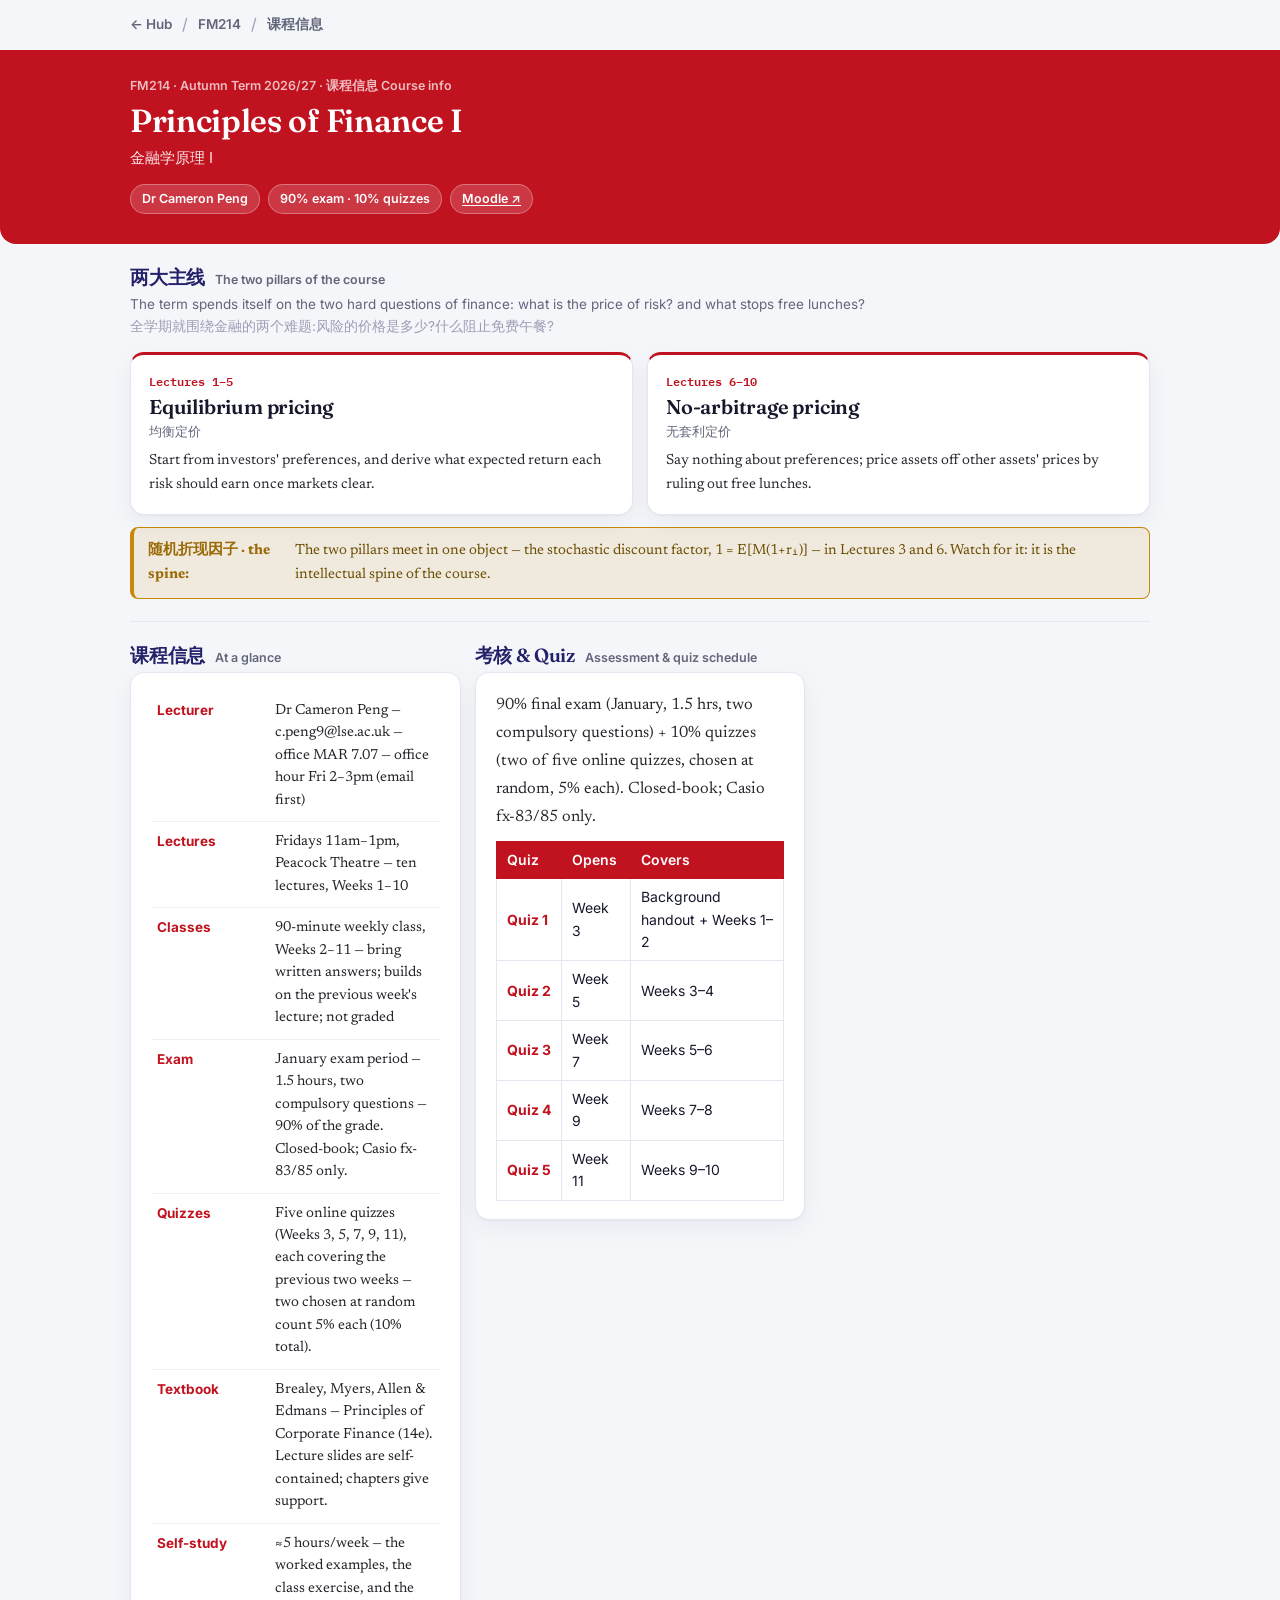
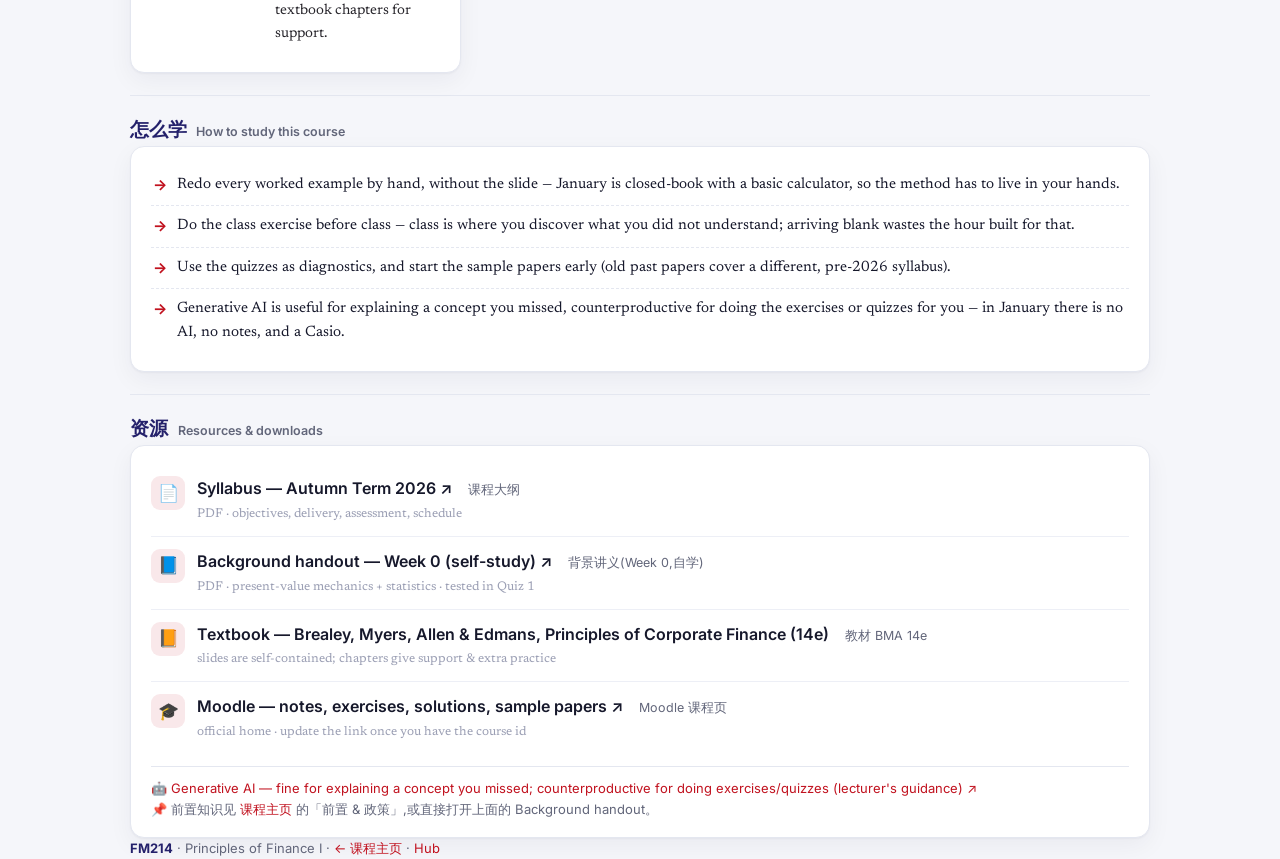
<file: courses/fm214/info.html>
<!DOCTYPE html>
<html lang="zh-CN">
<head>
<meta charset="UTF-8">
<meta name="viewport" content="width=device-width, initial-scale=1, viewport-fit=cover">
<title>FM214 · 课程信息 Course info</title>
<meta name="theme-color" content="#C1121F">
<link rel="icon" href="data:image/svg+xml,<svg xmlns='http://www.w3.org/2000/svg' viewBox='0 0 100 100'><text y='.9em' font-size='90'>📈</text></svg>">
<link rel="preconnect" href="https://fonts.googleapis.com"><link rel="preconnect" href="https://fonts.gstatic.com" crossorigin>
<link href="https://fonts.googleapis.com/css2?family=Fraunces:ital,opsz,wght@0,9..144,400..700;1,9..144,400..700&family=Newsreader:ital,opsz,wght@0,6..72,400..500;1,6..72,400..500&family=Inter:wght@400;500;600;700&family=Space+Grotesk:wght@500;600;700&family=IBM+Plex+Mono:wght@500;600&display=swap" rel="stylesheet">
<link rel="stylesheet" href="../../../assets/hub.css">
<style>
  :root{--serif:"Newsreader","Iowan Old Style","PingFang SC","Georgia",serif}
  .lead-note{font-family:var(--serif);font-size:16.5px;line-height:1.7;color:#26242a}
  .lead-note .zh{display:block;color:var(--muted);font-size:14.5px;margin-top:3px}
  /* two pillars */
  .pillars{display:grid;grid-template-columns:1fr 1fr;gap:14px}
  .pillar{background:var(--surface);border:1px solid var(--line);border-top:3px solid var(--accent);border-radius:var(--radius);box-shadow:var(--shadow);padding:16px 18px}
  .pillar .wk{font:600 12px var(--mono);color:var(--accent)}
  .pillar h3{font-family:var(--display);font-size:20px;margin:4px 0 2px;color:var(--ink)}
  .pillar .zh{color:var(--muted);font-size:13px;margin-bottom:8px}
  .pillar p{font-family:var(--serif);font-size:14.5px;line-height:1.66;margin:0;color:#2a2830}
  .spine{margin-top:12px;font-family:var(--serif);font-size:14.5px;line-height:1.66;color:#6b4e00;background:var(--def-soft);border:1px solid var(--def);border-left:4px solid var(--def);border-radius:8px;padding:11px 14px}
  .spine b{color:#9a6a06}
  /* facts */
  .facts{width:100%;border-collapse:collapse;font-size:14.5px}
  .facts td{border-top:1px solid var(--line-soft);padding:9px 6px;vertical-align:top}
  .facts tr:first-child td{border-top:none}
  .facts td.k{font-weight:700;color:var(--accent);white-space:nowrap;width:118px;font-size:13.5px}
  .facts td.v{font-family:var(--serif);color:#26242a;line-height:1.55}
  /* quiz table */
  .qz{width:100%;border-collapse:collapse;font-size:14px;margin-top:4px}
  .qz th,.qz td{border:1px solid var(--line);padding:7px 10px;text-align:left}
  .qz th{background:var(--accent);color:#fff;font-weight:600;border-color:var(--accent)}
  .qz td.q{font-weight:700;color:var(--accent);white-space:nowrap}
  /* study list */
  ul.study{list-style:none;margin:0;padding:0}
  ul.study li{position:relative;padding:8px 0 8px 26px;font-family:var(--serif);font-size:15px;line-height:1.62;border-top:1px dashed var(--line)}
  ul.study li:first-child{border-top:none}
  ul.study li::before{content:"→";position:absolute;left:2px;top:8px;color:var(--accent);font-weight:700;font-family:var(--sans)}
  /* resources */
  .res{display:flex;gap:12px;align-items:flex-start;padding:12px 0;border-top:1px solid var(--line-soft)}
  .res:first-child{border-top:none}
  .res .ic{flex:none;width:34px;height:34px;border-radius:9px;background:var(--accent-soft);color:var(--accent);display:flex;align-items:center;justify-content:center;font-size:17px}
  .res .bd{flex:1;min-width:0}
  .res .bd a,.res .bd .noline{font-weight:600;color:var(--ink)}
  .res .bd a:hover{color:var(--accent)}
  .res .bd .zh{color:var(--muted);font-size:12.5px}
  .res .bd .meta{color:var(--faint);font-size:12.5px;margin-top:2px;font-family:var(--serif)}
  .topstrip{display:flex;align-items:center;gap:10px;height:50px}
  .topstrip .bk{color:var(--muted);font-weight:600;font-size:13.5px}
  .topstrip .bk:hover{color:var(--accent);text-decoration:none}
  @media (max-width:640px){ .pillars{grid-template-columns:1fr} .facts td.k{width:auto;display:block;padding-bottom:0} .facts td.v{display:block;padding-top:2px} }
</style>
</head>
<body>
<div class="wrap topstrip">
  <a class="bk" href="../../../index.html">← Hub</a><span style="color:var(--faint)">/</span>
  <a class="bk" id="toCourse" href="#">FM214</a><span style="color:var(--faint)">/</span>
  <span style="color:var(--muted);font-weight:600;font-size:13.5px">课程信息</span>
</div>

<header class="hero" id="hero">
  <div class="wrap in" id="heroIn"></div>
</header>

<main class="wrap" style="margin-top:22px">
  <section id="pillarsSec">
    <div class="sec-h"><h2>两大主线</h2><span class="en">The two pillars of the course</span></div>
    <p class="sec-note" id="tagline"></p>
    <div class="pillars" id="pillars"></div>
    <div class="spine" id="spine"></div>
  </section>

  <div class="hr"></div>

  <div class="grid c2" style="align-items:start">
    <section>
      <div class="sec-h"><h2>课程信息</h2><span class="en">At a glance</span></div>
      <div class="card"><table class="facts" id="facts"></table></div>
    </section>
    <section>
      <div class="sec-h"><h2>考核 &amp; Quiz</h2><span class="en">Assessment &amp; quiz schedule</span></div>
      <div class="card">
        <p class="lead-note" id="assess" style="margin:0 0 10px"></p>
        <table class="qz" id="qz"></table>
      </div>
    </section>
  </div>

  <div class="hr"></div>

  <section>
    <div class="sec-h"><h2>怎么学</h2><span class="en">How to study this course</span></div>
    <div class="card"><ul class="study" id="study"></ul></div>
  </section>

  <div class="hr"></div>

  <section>
    <div class="sec-h"><h2>资源</h2><span class="en">Resources &amp; downloads</span></div>
    <div class="card"><div id="resources"></div>
      <div id="aiNote" style="margin-top:12px;padding-top:11px;border-top:1px solid var(--line);font-size:13px;color:var(--muted)"></div>
    </div>
  </section>
</main>

<footer class="wrap" id="foot"></footer>

<script src="../../../assets/hub.js"></script>
<script src="../../../data/ma221.js"></script>
<script src="../../../data/fm214.js"></script>
<script>
  var H = window.LSEHUB, c = H.qs("c") || "fm214", co = H.course(c);
  document.getElementById("toCourse").href = "../../../course.html?c=" + c;
  if (!co) { document.getElementById("heroIn").innerHTML = "<h1>Course not found</h1>"; }
  else {
    H.applyAccent(c);
    document.documentElement.style.setProperty("--herobg", co.accent);
    document.getElementById("toCourse").textContent = co.code;
    var info = co.info || {};

    document.getElementById("heroIn").innerHTML =
      '<p class="kicker">' + H.esc(co.code) + ' · ' + H.esc(co.term) + ' · 课程信息 Course info</p>' +
      '<h1>' + H.esc(co.title) + '</h1>' +
      '<p class="sub">' + H.esc(co.titleZh) + '</p>' +
      '<div class="meta">' +
        '<span class="pill">' + H.esc(co.convenor) + '</span>' +
        (co.examPill ? '<span class="pill">' + H.esc(co.examPill) + '</span>' : '') +
        '<span class="pill"><a href="' + (co.moodle || '#') + '" target="_blank" rel="noopener">Moodle ↗</a></span>' +
      '</div>';

    // tagline
    if (info.tagline) document.getElementById("tagline").innerHTML =
      H.esc(info.tagline) + (info.taglineZh ? '<br><span style="color:var(--faint)">' + H.esc(info.taglineZh) + '</span>' : '');

    // pillars
    document.getElementById("pillars").innerHTML = (info.pillars || []).map(function(p){
      return '<div class="pillar"><div class="wk">' + H.esc(p.wk) + '</div>' +
        '<h3>' + H.esc(p.t) + '</h3><div class="zh">' + H.esc(p.zh) + '</div>' +
        '<p>' + H.esc(p.d) + '</p></div>';
    }).join("");
    if (info.spine) document.getElementById("spine").innerHTML = '<b>随机折现因子 · the spine:</b> ' + H.esc(info.spine);
    else document.getElementById("spine").style.display = "none";

    // facts
    document.getElementById("facts").innerHTML = (info.facts || []).map(function(f){
      return '<tr><td class="k">' + H.esc(f.k) + '</td><td class="v">' + H.esc(f.v) + '</td></tr>';
    }).join("");

    // assessment + quiz table
    document.getElementById("assess").textContent = co.assessment || "";
    document.getElementById("qz").innerHTML =
      '<tr><th>Quiz</th><th>Opens</th><th>Covers</th></tr>' +
      (info.quizzes || []).map(function(q){
        return '<tr><td class="q">' + H.esc(q.q) + '</td><td>' + H.esc(q.wk) + '</td><td>' + H.esc(q.covers) + '</td></tr>';
      }).join("");

    // study
    document.getElementById("study").innerHTML = (info.study || []).map(function(s){
      return '<li>' + H.esc(s) + '</li>';
    }).join("");

    // resources
    var icons = ["📄","📘","📙","🎓","🔗"];
    document.getElementById("resources").innerHTML = (co.resources || []).map(function(r, i){
      var title = r.href
        ? '<a href="' + r.href + '" target="_blank" rel="noopener">' + H.esc(r.label) + ' ↗</a>'
        : '<span class="noline">' + H.esc(r.label) + '</span>';
      return '<div class="res"><div class="ic">' + (icons[i] || "🔗") + '</div><div class="bd">' +
        title + (r.zh ? '　<span class="zh">' + H.esc(r.zh) + '</span>' : '') +
        (r.meta ? '<div class="meta">' + H.esc(r.meta) + '</div>' : '') + '</div></div>';
    }).join("");

    // AI policy + prereq pointer
    var ai = co.aiPolicy ? '🤖 <a href="' + co.aiPolicy.url + '" target="_blank" rel="noopener">' + H.esc(co.aiPolicy.label) + ' ↗</a>' : '';
    document.getElementById("aiNote").innerHTML = ai +
      '<br>📌 前置知识见 <a href="../../../course.html?c=' + c + '">课程主页</a> 的「前置 &amp; 政策」,或直接打开上面的 Background handout。';

    document.getElementById("foot").innerHTML = "<b>" + H.esc(co.code) + "</b> · " + H.esc(co.title) +
      " · <a href='../../../course.html?c=" + c + "'>← 课程主页</a> · <a href='../../../index.html'>Hub</a>";
  }
</script>
</body>
</html>
</file>
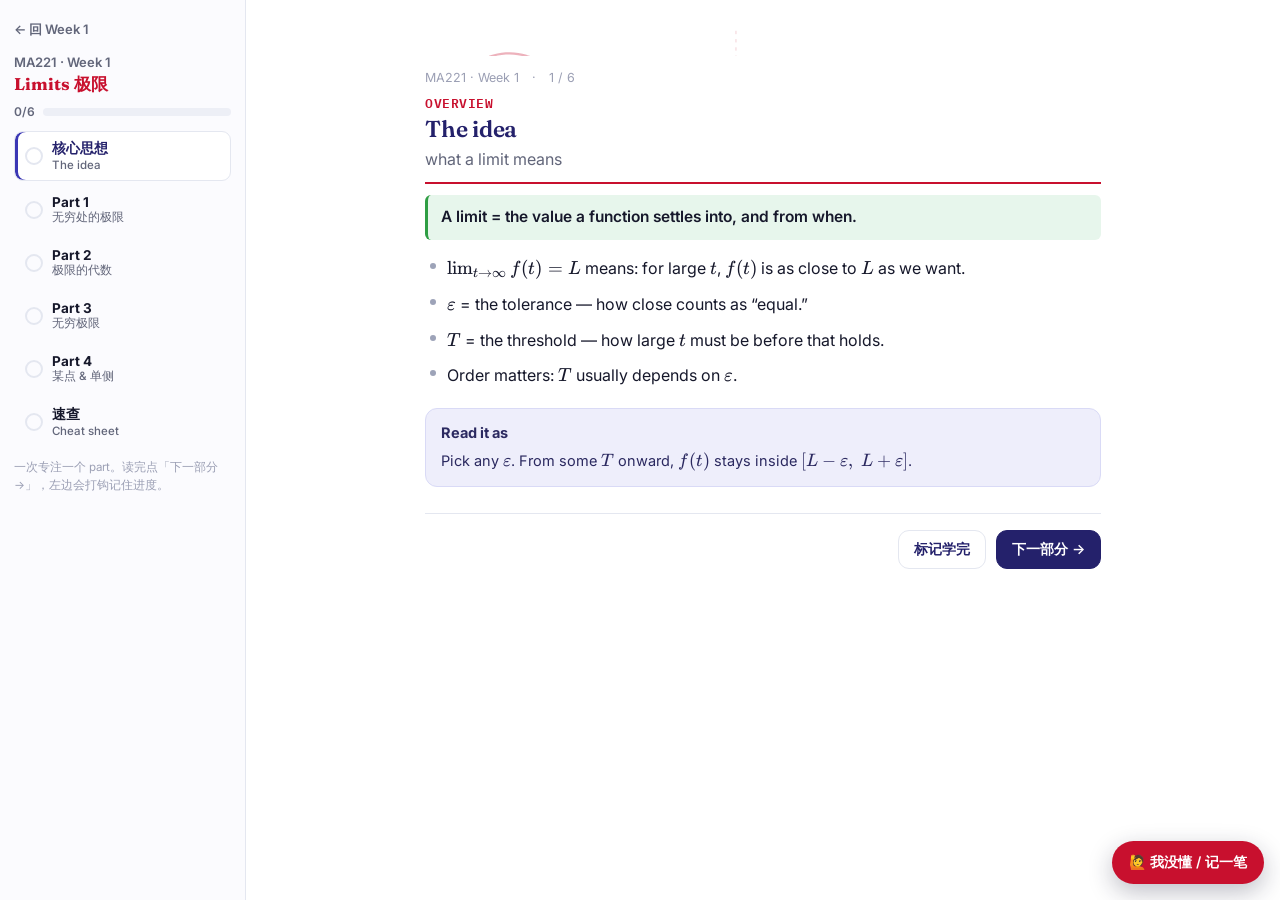
<file: courses/ma221/lectures/w01_limits.html>
<!DOCTYPE html>

<html lang="zh-CN">
<head>
<meta charset="utf-8"/>
<meta content="width=device-width, initial-scale=1, viewport-fit=cover" name="viewport"/>
<title>MA221 Week 1 · Limits 极限 · Lecture</title>
<meta content="#C8102E" name="theme-color"/>
<link href="data:image/svg+xml,&lt;svg xmlns='http://www.w3.org/2000/svg' viewBox='0 0 100 100'&gt;&lt;text y='.9em' font-size='90'&gt;📐&lt;/text&gt;&lt;/svg&gt;" rel="icon"/>
<link href="https://fonts.googleapis.com" rel="preconnect"/><link crossorigin="" href="https://fonts.gstatic.com" rel="preconnect"/>
<link href="https://fonts.googleapis.com/css2?family=Fraunces:ital,opsz,wght@0,9..144,400..700;1,9..144,400..700&amp;family=Newsreader:ital,opsz,wght@0,6..72,400..500;1,6..72,400..500&amp;family=Inter:wght@400;500;600;700&amp;family=Space+Grotesk:wght@500;600;700&amp;family=IBM+Plex+Mono:wght@500;600&amp;display=swap" rel="stylesheet"/>
<link href="../../../assets/katex/katex.min.css" rel="stylesheet"/>
<link href="../../../assets/hub.css" rel="stylesheet"/>
<style>
  :root{--accent:#C8102E;--accent-soft:#FBEBEC;--def:#2F9E44;--def-soft:#E7F6EC}
  html,body{background:#fff}
  .lay{display:flex;align-items:flex-start;min-height:100vh}
  /* left rail */
  .rail{width:246px;flex:none;position:sticky;top:0;height:100vh;overflow:auto;
    border-right:1px solid var(--line);padding:16px 14px;background:var(--surface-2)}
  .backlink{display:inline-flex;gap:6px;align-items:center;color:var(--muted);font-weight:600;font-size:13px}
  .backlink:hover{color:var(--accent);text-decoration:none}
  .rail-id{margin:12px 0 6px;font:600 13px var(--sans);color:var(--muted);line-height:1.35}
  .rail-id b{font-family:var(--display);font-size:17px;color:var(--accent);display:inline-block;margin-top:2px}
  .rail-prog{font-size:12px;color:var(--muted);font-weight:600;margin-bottom:10px;display:flex;align-items:center;gap:8px}
  .rail-prog .bar{flex:1}
  #railNav{display:flex;flex-direction:column;gap:4px}
  .navb{display:flex;align-items:center;gap:9px;text-align:left;border:1px solid transparent;background:none;
    border-radius:9px;padding:8px 10px;cursor:pointer;font:600 13.5px var(--sans);color:var(--ink);width:100%}
  .navb small{display:block;font-weight:500;font-size:11.5px;color:var(--muted)}
  .navb:hover{background:#fff;border-color:var(--line)}
  .navb.on{background:#fff;border-color:var(--line);box-shadow:inset 3px 0 0 var(--indigo)}
  .navb.on b{color:var(--indigo-deep)}
  .rail-prog .bar>i{background:var(--def)}
  .navb .dot{width:18px;height:18px;flex:none;border-radius:50%;border:2px solid var(--line);
    display:flex;align-items:center;justify-content:center;font-size:10px;font-weight:800;color:var(--faint)}
  .navb.done .dot{background:var(--def);border-color:var(--def);color:#fff}
  .rail-hint{margin-top:12px;font-size:11.5px;color:var(--faint);line-height:1.5}
  /* stage */
  .stage{flex:1;min-width:0}
  .stage-in{max-width:720px;margin:0 auto;padding:16px 22px 90px}
  .bandstrip{position:relative;height:40px;overflow:hidden;border-radius:10px;margin-bottom:12px;opacity:.4}
  .crumbs2{font-size:12.5px;color:var(--faint);margin-bottom:4px}
  .view{display:none} .view.on{display:block;animation:vin .18s ease}
  @keyframes vin{from{opacity:0;transform:translateY(4px)}to{opacity:1;transform:none}}
  .view-h{padding-bottom:9px;margin-bottom:6px;border-bottom:2.5px solid var(--accent)}
  .view-h .lbl{font:600 12.5px var(--mono);color:var(--accent);letter-spacing:.04em}
  .view-h h2{font-size:23px;color:var(--indigo-deep);margin:2px 0 0}
  .view-h .zh{color:var(--muted);margin:2px 0 0}
  .lec-body{line-height:1.72} .lec-body h3{font-size:17px;color:var(--indigo-deep);margin:24px 0 7px}
  .view p{margin:11px 0;line-height:1.72}
  .katex-display{margin:.7em 0;overflow-x:auto;overflow-y:hidden;padding:2px 0}
  /* components */
  .wex{border:1px solid var(--line);border-left:4px solid var(--line);border-radius:8px 14px 14px 8px;
    box-shadow:var(--shadow);padding:15px 18px;margin:18px 0;background:var(--surface-2)}
  .wex-h{display:flex;align-items:center;gap:9px;font-family:var(--display);font-weight:600;color:var(--indigo-deep)}
  .wex .prob{background:#fff;border:1px solid var(--line);border-radius:9px;padding:2px 12px;margin:10px 0}
  .steps{margin:8px 0;padding-left:0;list-style:none;counter-reset:st}
  .steps > li{position:relative;padding:6px 0 6px 30px;font-size:14.5px}
  .steps > li::before{counter-increment:st;content:counter(st);position:absolute;left:0;top:6px;width:20px;height:20px;
    background:#EDEFF5;color:#5f6478;border-radius:6px;font:700 12px var(--mono);display:flex;align-items:center;justify-content:center}
  .ans{margin-top:8px;background:var(--def-soft);border:1px solid var(--def);border-radius:9px;padding:8px 12px;font-weight:600;color:#194a25}
  .thm{border:1.5px solid var(--def);border-radius:12px;background:var(--def-soft);padding:12px 16px;margin:14px 0}
  .thm .t{font-weight:700;color:var(--def);font-size:13px;margin-bottom:2px}
  .cp{background:var(--indigo-soft);border:1px solid #D9DAF6;border-radius:12px;padding:12px 15px;margin:16px 0;font-size:14px}
  .cp b{color:var(--indigo-deep)}
  .summary{background:var(--surface-2);border:1px solid var(--line);border-left:3px solid #C7CBDA;border-radius:8px;padding:10px 14px;margin:8px 0 14px;font-size:14.5px}
  .cn{color:var(--muted);font-size:.92em}
  ul.levels{margin:8px 0 4px;padding-left:0;list-style:none}
  ul.levels li{position:relative;padding:7px 0 7px 20px;font-size:14.5px}
  ul.levels li::before{content:"";position:absolute;left:2px;top:14px;width:7px;height:7px;border-radius:2px;background:#9DA3B8}
  .wex .trysay{font-size:12.5px;color:var(--muted);margin:8px 0}
  .wex details.hint,.wex details.soln{border:1px solid var(--line);border-radius:9px;margin:8px 0;background:#fff;overflow:hidden}
  .wex details.hint>summary,.wex details.soln>summary{cursor:pointer;list-style:none;padding:9px 12px;font:600 13.5px var(--sans);display:flex;align-items:center;gap:7px}
  .wex details>summary::-webkit-details-marker{display:none}
  .wex details.hint>summary{color:var(--warn)} .wex details.soln>summary{color:var(--def)}
  .wex details[open]>summary{border-bottom:1px solid var(--line)}
  .wex details .in{padding:11px 13px} .wex details .in .steps{margin:2px 0}
  .selfrow{display:flex;gap:18px;flex-wrap:wrap;margin-top:11px;padding-top:10px;border-top:1px dashed var(--line)}
  .selfrow label{display:inline-flex;align-items:center;gap:7px;font-size:13px;font-weight:600;color:var(--ink);cursor:pointer}
  .selfrow input{width:17px;height:17px;accent-color:var(--def);cursor:pointer;margin:0}
  .tldr{font-weight:600;font-size:15.5px;color:var(--ink);background:var(--def-soft);border-left:3px solid var(--def);border-radius:6px;padding:9px 13px;margin:10px 0 14px}
  ul.pts{list-style:none;padding-left:2px;margin:8px 0}
  ul.pts li{position:relative;padding:5px 0 5px 20px;line-height:1.62}
  ul.pts li::before{content:"";position:absolute;left:3px;top:12px;width:6px;height:6px;border-radius:50%;background:#9DA3B8}
  ul.pts.tight li{padding:2px 0 2px 20px} ul.pts.tight li::before{top:10px}
  .callout ul.pts{margin:6px 0 0}
  /* pager */
  .pager{display:flex;align-items:center;gap:10px;margin-top:26px;padding-top:16px;border-top:1px solid var(--line)}
  .pager .sp{flex:1}
  .pgbtn{display:inline-flex;align-items:center;gap:6px;border:1px solid var(--line);background:#fff;border-radius:11px;
    padding:9px 15px;font:600 14px var(--sans);color:var(--indigo-deep);cursor:pointer}
  .pgbtn:hover{border-color:var(--accent);color:var(--accent);text-decoration:none}
  .pgbtn.primary{background:var(--indigo-deep);border-color:var(--indigo-deep);color:#fff}
  .pgbtn.primary:hover{filter:brightness(1.12);color:#fff}
  .pgbtn.doneb.is{background:var(--def-soft);border-color:var(--def);color:#194a25}
  @media (max-width:720px){
    .lay{flex-direction:column}
    .rail{width:auto;height:auto;position:sticky;top:0;z-index:20;border-right:none;border-bottom:1px solid var(--line);
      padding:8px 12px;display:block}
    .rail .backlink,.rail-hint{display:none}
    .rail-id{display:none}
    .rail-prog{margin:2px 0 6px}
    #railNav{flex-direction:row;overflow-x:auto;gap:6px;padding-bottom:2px}
    .navb{width:auto;white-space:nowrap;padding:6px 11px}
    .navb small,.navb .dot{display:none}
    .navb.done b::after{content:" ✓";color:var(--def)}
    .stage-in{padding:14px 16px 90px}
  }
  @media (prefers-reduced-motion:reduce){.view.on{animation:none}}
</style>
</head>
<body data-course="ma221" data-src="MA221 Week 1 · Limits 讲义" data-week="1">
<div class="lay">
<aside class="rail">
<a class="backlink" href="../../../week.html?c=ma221&amp;w=1">← 回 Week 1</a>
<div class="rail-id">MA221 · Week 1<br/><b>Limits 极限</b></div>
<div class="rail-prog"><span id="progTxt">0/6</span><span class="bar"><i id="progBar" style="width:0"></i></span></div>
<nav id="railNav"></nav>
<div class="rail-hint">一次专注一个 part。读完点「下一部分 →」，左边会打钩记住进度。</div>
</aside>
<main class="stage">
<div class="stage-in">
<div class="bandstrip"><svg aria-hidden="true" class="band" preserveaspectratio="xMidYMid slice" style="opacity:0.85" viewbox="0 0 820 200"><rect fill="#C8102E" height="54" opacity="0.14" width="442.8" x="377.2" y="73"></rect><line opacity="0.4" stroke="#C8102E" stroke-width="1" x1="0" x2="820" y1="73" y2="73"></line><line opacity="0.4" stroke="#C8102E" stroke-width="1" x1="0" x2="820" y1="127" y2="127"></line><line opacity="0.7" stroke="#C8102E" stroke-dasharray="7 6" stroke-width="1.4" x1="0" x2="820" y1="100" y2="100"></line><line opacity="0.55" stroke="#C8102E" stroke-dasharray="4 6" stroke-width="1.2" x1="377.2" x2="377.2" y1="18" y2="186"></line><path d="M18,100.0 L23,93.9 L28,88.1 L33,82.6 L38,77.4 L43,72.6 L48,68.1 L53,64.0 L58,60.3 L63,57.1 L68,54.2 L73,51.7 L78,49.6 L83,48.0 L88,46.7 L93,45.9 L98,45.4 L103,45.3 L108,45.6 L113,46.2 L118,47.2 L123,48.4 L128,50.0 L133,51.8 L138,53.8 L143,56.1 L148,58.6 L153,61.3 L158,64.1 L163,67.0 L168,70.0 L173,73.1 L178,76.3 L183,79.5 L188,82.7 L193,85.9 L198,89.1 L203,92.2 L208,95.3 L213,98.2 L218,101.1 L223,103.8 L228,106.5 L233,108.9 L238,111.2 L243,113.4 L248,115.4 L253,117.2 L258,118.8 L263,120.2 L268,121.5 L273,122.6 L278,123.4 L283,124.1 L288,124.6 L293,124.9 L298,125.1 L303,125.1 L308,124.9 L313,124.5 L318,124.0 L323,123.4 L328,122.6 L333,121.8 L338,120.8 L343,119.7 L348,118.5 L353,117.3 L358,116.0 L363,114.6 L368,113.2 L373,111.8 L378,110.3 L383,108.8 L388,107.3 L393,105.9 L398,104.4 L403,103.0 L408,101.6 L413,100.3 L418,99.0 L423,97.8 L428,96.6 L433,95.5 L438,94.4 L443,93.5 L448,92.6 L453,91.8 L458,91.1 L463,90.5 L468,89.9 L473,89.5 L478,89.1 L483,88.8 L488,88.6 L493,88.5 L498,88.5 L503,88.5 L508,88.6 L513,88.8 L518,89.1 L523,89.4 L528,89.8 L533,90.2 L538,90.7 L543,91.2 L548,91.7 L553,92.3 L558,92.9 L563,93.6 L568,94.2 L573,94.9 L578,95.5 L583,96.2 L588,96.9 L593,97.6 L598,98.2 L603,98.9 L608,99.5 L613,100.1 L618,100.7 L623,101.2 L628,101.8 L633,102.3 L638,102.7 L643,103.1 L648,103.5 L653,103.9 L658,104.2 L663,104.5 L668,104.7 L673,104.9 L678,105.0 L683,105.2 L688,105.2 L693,105.3 L698,105.3 L703,105.2 L708,105.2 L713,105.1 L718,105.0 L723,104.8 L728,104.6 L733,104.4 L738,104.2 L743,104.0 L748,103.7 L753,103.4 L758,103.1 L763,102.8 L768,102.5 L773,102.2 L778,101.9 L783,101.6 L788,101.3 L793,101.0 L798,100.7 L803,100.4 " fill="none" opacity="0.92" stroke="#C8102E" stroke-linecap="round" stroke-linejoin="round" stroke-width="2.6"></path></svg></div>
<div class="crumbs2" id="crumbs2"></div>
<div class="lec-body">
<section class="view" data-view="idea">
  <div class="view-h"><div class="lbl">OVERVIEW</div><h2>The idea</h2><p class="zh">what a limit means</p></div>
  <p class="tldr">A limit = the value a function settles into, and from when.</p>
  <ul class="pts">
    <li><span class="katex"><span class="katex-html" aria-hidden="true"><span class="base"><span class="strut" style="height:1em;vertical-align:-0.25em;"></span><span class="mop"><span class="mop">lim</span><span class="msupsub"><span class="vlist-t vlist-t2"><span class="vlist-r"><span class="vlist" style="height:0.2806em;"><span style="top:-2.55em;margin-right:0.05em;"><span class="pstrut" style="height:2.7em;"></span><span class="sizing reset-size6 size3 mtight"><span class="mord mtight"><span class="mord mathnormal mtight">t</span><span class="mrel mtight">→</span><span class="mord mtight">∞</span></span></span></span></span><span class="vlist-s">​</span></span><span class="vlist-r"><span class="vlist" style="height:0.15em;"><span></span></span></span></span></span></span><span class="mspace" style="margin-right:0.1667em;"></span><span class="mord mathnormal" style="margin-right:0.10764em;">f</span><span class="mopen">(</span><span class="mord mathnormal">t</span><span class="mclose">)</span><span class="mspace" style="margin-right:0.2778em;"></span><span class="mrel">=</span><span class="mspace" style="margin-right:0.2778em;"></span></span><span class="base"><span class="strut" style="height:0.6833em;"></span><span class="mord mathnormal">L</span></span></span></span> means: for large <span class="katex"><span class="katex-html" aria-hidden="true"><span class="base"><span class="strut" style="height:0.6151em;"></span><span class="mord mathnormal">t</span></span></span></span>, <span class="katex"><span class="katex-html" aria-hidden="true"><span class="base"><span class="strut" style="height:1em;vertical-align:-0.25em;"></span><span class="mord mathnormal" style="margin-right:0.10764em;">f</span><span class="mopen">(</span><span class="mord mathnormal">t</span><span class="mclose">)</span></span></span></span> is as close to <span class="katex"><span class="katex-html" aria-hidden="true"><span class="base"><span class="strut" style="height:0.6833em;"></span><span class="mord mathnormal">L</span></span></span></span> as we want.</li>
    <li><b><span class="katex"><span class="katex-html" aria-hidden="true"><span class="base"><span class="strut" style="height:0.4306em;"></span><span class="mord mathnormal">ε</span></span></span></span></b> = the tolerance — how close counts as &ldquo;equal.&rdquo;</li>
    <li><b><span class="katex"><span class="katex-html" aria-hidden="true"><span class="base"><span class="strut" style="height:0.6833em;"></span><span class="mord mathnormal" style="margin-right:0.13889em;">T</span></span></span></span></b> = the threshold — how large <span class="katex"><span class="katex-html" aria-hidden="true"><span class="base"><span class="strut" style="height:0.6151em;"></span><span class="mord mathnormal">t</span></span></span></span> must be before that holds.</li>
    <li>Order matters: <span class="katex"><span class="katex-html" aria-hidden="true"><span class="base"><span class="strut" style="height:0.6833em;"></span><span class="mord mathnormal" style="margin-right:0.13889em;">T</span></span></span></span> usually depends on <span class="katex"><span class="katex-html" aria-hidden="true"><span class="base"><span class="strut" style="height:0.4306em;"></span><span class="mord mathnormal">ε</span></span></span></span>.</li>
  </ul>
  <div class="callout note"><span class="lead">Read it as</span> Pick any <span class="katex"><span class="katex-html" aria-hidden="true"><span class="base"><span class="strut" style="height:0.4306em;"></span><span class="mord mathnormal">ε</span></span></span></span>. From some <span class="katex"><span class="katex-html" aria-hidden="true"><span class="base"><span class="strut" style="height:0.6833em;"></span><span class="mord mathnormal" style="margin-right:0.13889em;">T</span></span></span></span> onward, <span class="katex"><span class="katex-html" aria-hidden="true"><span class="base"><span class="strut" style="height:1em;vertical-align:-0.25em;"></span><span class="mord mathnormal" style="margin-right:0.10764em;">f</span><span class="mopen">(</span><span class="mord mathnormal">t</span><span class="mclose">)</span></span></span></span> stays inside <span class="katex"><span class="katex-html" aria-hidden="true"><span class="base"><span class="strut" style="height:1em;vertical-align:-0.25em;"></span><span class="mopen">[</span><span class="mord mathnormal">L</span><span class="mspace" style="margin-right:0.2222em;"></span><span class="mbin">−</span><span class="mspace" style="margin-right:0.2222em;"></span></span><span class="base"><span class="strut" style="height:0.8778em;vertical-align:-0.1944em;"></span><span class="mord mathnormal">ε</span><span class="mpunct">,</span><span class="mspace"> </span><span class="mspace" style="margin-right:0.1667em;"></span><span class="mord mathnormal">L</span><span class="mspace" style="margin-right:0.2222em;"></span><span class="mbin">+</span><span class="mspace" style="margin-right:0.2222em;"></span></span><span class="base"><span class="strut" style="height:1em;vertical-align:-0.25em;"></span><span class="mord mathnormal">ε</span><span class="mclose">]</span></span></span></span>.</div>
</section>

<section class="view" data-view="p1">
  <div class="view-h"><div class="lbl">PART 1</div><h2>Limits at infinity</h2><p class="zh">the meaning</p></div>
  <p class="tldr"><span class="katex"><span class="katex-html" aria-hidden="true"><span class="base"><span class="strut" style="height:1em;vertical-align:-0.25em;"></span><span class="mop"><span class="mop">lim</span><span class="msupsub"><span class="vlist-t vlist-t2"><span class="vlist-r"><span class="vlist" style="height:0.2806em;"><span style="top:-2.55em;margin-right:0.05em;"><span class="pstrut" style="height:2.7em;"></span><span class="sizing reset-size6 size3 mtight"><span class="mord mtight"><span class="mord mathnormal mtight">t</span><span class="mrel mtight">→</span><span class="mord mtight">∞</span></span></span></span></span><span class="vlist-s">​</span></span><span class="vlist-r"><span class="vlist" style="height:0.15em;"><span></span></span></span></span></span></span><span class="mspace" style="margin-right:0.1667em;"></span><span class="mord mathnormal" style="margin-right:0.10764em;">f</span><span class="mopen">(</span><span class="mord mathnormal">t</span><span class="mclose">)</span><span class="mspace" style="margin-right:0.2778em;"></span><span class="mrel">=</span><span class="mspace" style="margin-right:0.2778em;"></span></span><span class="base"><span class="strut" style="height:0.6833em;"></span><span class="mord mathnormal">L</span></span></span></span> = <span class="katex"><span class="katex-html" aria-hidden="true"><span class="base"><span class="strut" style="height:0.8889em;vertical-align:-0.1944em;"></span><span class="mord mathnormal" style="margin-right:0.10764em;">f</span></span></span></span> gets and stays within <span class="katex"><span class="katex-html" aria-hidden="true"><span class="base"><span class="strut" style="height:0.4306em;"></span><span class="mord mathnormal">ε</span></span></span></span> of <span class="katex"><span class="katex-html" aria-hidden="true"><span class="base"><span class="strut" style="height:0.6833em;"></span><span class="mord mathnormal">L</span></span></span></span> after some <span class="katex"><span class="katex-html" aria-hidden="true"><span class="base"><span class="strut" style="height:0.6833em;"></span><span class="mord mathnormal" style="margin-right:0.13889em;">T</span></span></span></span>.</p>
  <div class="callout def"><span class="lead">Definition</span> <span class="katex"><span class="katex-html" aria-hidden="true"><span class="base"><span class="strut" style="height:1em;vertical-align:-0.25em;"></span><span class="mop"><span class="mop">lim</span><span class="msupsub"><span class="vlist-t vlist-t2"><span class="vlist-r"><span class="vlist" style="height:0.2806em;"><span style="top:-2.55em;margin-right:0.05em;"><span class="pstrut" style="height:2.7em;"></span><span class="sizing reset-size6 size3 mtight"><span class="mord mtight"><span class="mord mathnormal mtight">t</span><span class="mrel mtight">→</span><span class="mord mtight">∞</span></span></span></span></span><span class="vlist-s">​</span></span><span class="vlist-r"><span class="vlist" style="height:0.15em;"><span></span></span></span></span></span></span><span class="mspace" style="margin-right:0.1667em;"></span><span class="mord mathnormal" style="margin-right:0.10764em;">f</span><span class="mopen">(</span><span class="mord mathnormal">t</span><span class="mclose">)</span><span class="mspace" style="margin-right:0.2778em;"></span><span class="mrel">=</span><span class="mspace" style="margin-right:0.2778em;"></span></span><span class="base"><span class="strut" style="height:0.6833em;"></span><span class="mord mathnormal">L</span></span></span></span> if: for every <span class="katex"><span class="katex-html" aria-hidden="true"><span class="base"><span class="strut" style="height:0.5782em;vertical-align:-0.0391em;"></span><span class="mord mathnormal">ε</span><span class="mspace" style="margin-right:0.2778em;"></span><span class="mrel">&gt;</span><span class="mspace" style="margin-right:0.2778em;"></span></span><span class="base"><span class="strut" style="height:0.6444em;"></span><span class="mord">0</span></span></span></span> there is a <span class="katex"><span class="katex-html" aria-hidden="true"><span class="base"><span class="strut" style="height:0.6833em;"></span><span class="mord mathnormal" style="margin-right:0.13889em;">T</span></span></span></span> such that <span class="katex"><span class="katex-html" aria-hidden="true"><span class="base"><span class="strut" style="height:1em;vertical-align:-0.25em;"></span><span class="mord">∣</span><span class="mord mathnormal" style="margin-right:0.10764em;">f</span><span class="mopen">(</span><span class="mord mathnormal">t</span><span class="mclose">)</span><span class="mspace" style="margin-right:0.2222em;"></span><span class="mbin">−</span><span class="mspace" style="margin-right:0.2222em;"></span></span><span class="base"><span class="strut" style="height:1em;vertical-align:-0.25em;"></span><span class="mord mathnormal">L</span><span class="mord">∣</span><span class="mspace" style="margin-right:0.2778em;"></span><span class="mrel">≤</span><span class="mspace" style="margin-right:0.2778em;"></span></span><span class="base"><span class="strut" style="height:0.4306em;"></span><span class="mord mathnormal">ε</span></span></span></span> for all <span class="katex"><span class="katex-html" aria-hidden="true"><span class="base"><span class="strut" style="height:0.7719em;vertical-align:-0.136em;"></span><span class="mord mathnormal">t</span><span class="mspace" style="margin-right:0.2778em;"></span><span class="mrel">≥</span><span class="mspace" style="margin-right:0.2778em;"></span></span><span class="base"><span class="strut" style="height:0.6833em;"></span><span class="mord mathnormal" style="margin-right:0.13889em;">T</span></span></span></span>.</div>
  <h3>Asymptote &ne; &ldquo;never touches&rdquo;</h3>
  <ul class="pts">
    <li><span class="katex"><span class="katex-html" aria-hidden="true"><span class="base"><span class="strut" style="height:0.7278em;vertical-align:-0.0833em;"></span><span class="mord">1</span><span class="mspace" style="margin-right:0.2222em;"></span><span class="mbin">+</span><span class="mspace" style="margin-right:0.2222em;"></span></span><span class="base"><span class="strut" style="height:1.1901em;vertical-align:-0.345em;"></span><span class="mord"><span class="mopen nulldelimiter"></span><span class="mfrac"><span class="vlist-t vlist-t2"><span class="vlist-r"><span class="vlist" style="height:0.8451em;"><span style="top:-2.655em;"><span class="pstrut" style="height:3em;"></span><span class="sizing reset-size6 size3 mtight"><span class="mord mtight"><span class="mord mathnormal mtight">x</span></span></span></span><span style="top:-3.23em;"><span class="pstrut" style="height:3em;"></span><span class="frac-line" style="border-bottom-width:0.04em;"></span></span><span style="top:-3.394em;"><span class="pstrut" style="height:3em;"></span><span class="sizing reset-size6 size3 mtight"><span class="mord mtight"><span class="mord mtight">1</span></span></span></span></span><span class="vlist-s">​</span></span><span class="vlist-r"><span class="vlist" style="height:0.345em;"><span></span></span></span></span></span><span class="mclose nulldelimiter"></span></span><span class="mspace" style="margin-right:0.2778em;"></span><span class="mrel">→</span><span class="mspace" style="margin-right:0.2778em;"></span></span><span class="base"><span class="strut" style="height:0.6444em;"></span><span class="mord">1</span></span></span></span> &mdash; clean horizontal asymptote.</li>
    <li><span class="katex"><span class="katex-html" aria-hidden="true"><span class="base"><span class="strut" style="height:1.2065em;vertical-align:-0.345em;"></span><span class="mord"><span class="mopen nulldelimiter"></span><span class="mfrac"><span class="vlist-t vlist-t2"><span class="vlist-r"><span class="vlist" style="height:0.8615em;"><span style="top:-2.655em;"><span class="pstrut" style="height:3em;"></span><span class="sizing reset-size6 size3 mtight"><span class="mord mtight"><span class="mord mathnormal mtight">x</span></span></span></span><span style="top:-3.23em;"><span class="pstrut" style="height:3em;"></span><span class="frac-line" style="border-bottom-width:0.04em;"></span></span><span style="top:-3.394em;"><span class="pstrut" style="height:3em;"></span><span class="sizing reset-size6 size3 mtight"><span class="mord mtight"><span class="mop mtight"><span class="mtight">s</span><span class="mtight">i</span><span class="mtight">n</span></span><span class="mspace mtight" style="margin-right:0.1952em;"></span><span class="mord mathnormal mtight">x</span></span></span></span></span><span class="vlist-s">​</span></span><span class="vlist-r"><span class="vlist" style="height:0.345em;"><span></span></span></span></span></span><span class="mclose nulldelimiter"></span></span><span class="mspace" style="margin-right:0.2778em;"></span><span class="mrel">→</span><span class="mspace" style="margin-right:0.2778em;"></span></span><span class="base"><span class="strut" style="height:0.6444em;"></span><span class="mord">0</span></span></span></span> &mdash; still tends to <span class="katex"><span class="katex-html" aria-hidden="true"><span class="base"><span class="strut" style="height:0.6444em;"></span><span class="mord">0</span></span></span></span> even though it crosses the axis infinitely often.</li>
  </ul>
  <h3>Memorise these</h3>
  <ul class="pts">
    <li>constant: <span class="katex"><span class="katex-html" aria-hidden="true"><span class="base"><span class="strut" style="height:0.4306em;"></span><span class="mord mathnormal">c</span><span class="mspace" style="margin-right:0.2778em;"></span><span class="mrel">→</span><span class="mspace" style="margin-right:0.2778em;"></span></span><span class="base"><span class="strut" style="height:0.4306em;"></span><span class="mord mathnormal">c</span></span></span></span></li>
    <li>inverse power (<span class="katex"><span class="katex-html" aria-hidden="true"><span class="base"><span class="strut" style="height:0.7335em;vertical-align:-0.0391em;"></span><span class="mord mathnormal" style="margin-right:0.03148em;">k</span><span class="mspace" style="margin-right:0.2778em;"></span><span class="mrel">&gt;</span><span class="mspace" style="margin-right:0.2778em;"></span></span><span class="base"><span class="strut" style="height:0.6444em;"></span><span class="mord">0</span></span></span></span>): <span class="katex"><span class="katex-html" aria-hidden="true"><span class="base"><span class="strut" style="height:0.8491em;"></span><span class="mord"><span class="mord mathnormal">t</span><span class="msupsub"><span class="vlist-t"><span class="vlist-r"><span class="vlist" style="height:0.8491em;"><span style="top:-3.063em;margin-right:0.05em;"><span class="pstrut" style="height:2.7em;"></span><span class="sizing reset-size6 size3 mtight"><span class="mord mtight"><span class="mord mtight">−</span><span class="mord mathnormal mtight" style="margin-right:0.03148em;">k</span></span></span></span></span></span></span></span></span><span class="mspace" style="margin-right:0.2778em;"></span><span class="mrel">→</span><span class="mspace" style="margin-right:0.2778em;"></span></span><span class="base"><span class="strut" style="height:0.6444em;"></span><span class="mord">0</span></span></span></span></li>
    <li>exponential decay (<span class="katex"><span class="katex-html" aria-hidden="true"><span class="base"><span class="strut" style="height:0.5782em;vertical-align:-0.0391em;"></span><span class="mord mathnormal">c</span><span class="mspace" style="margin-right:0.2778em;"></span><span class="mrel">&gt;</span><span class="mspace" style="margin-right:0.2778em;"></span></span><span class="base"><span class="strut" style="height:0.6444em;"></span><span class="mord">1</span></span></span></span>): <span class="katex"><span class="katex-html" aria-hidden="true"><span class="base"><span class="strut" style="height:0.7936em;"></span><span class="mord"><span class="mord mathnormal">c</span><span class="msupsub"><span class="vlist-t"><span class="vlist-r"><span class="vlist" style="height:0.7936em;"><span style="top:-3.063em;margin-right:0.05em;"><span class="pstrut" style="height:2.7em;"></span><span class="sizing reset-size6 size3 mtight"><span class="mord mtight"><span class="mord mtight">−</span><span class="mord mathnormal mtight">t</span></span></span></span></span></span></span></span></span><span class="mspace" style="margin-right:0.2778em;"></span><span class="mrel">→</span><span class="mspace" style="margin-right:0.2778em;"></span></span><span class="base"><span class="strut" style="height:0.6444em;"></span><span class="mord">0</span></span></span></span></li>
  </ul>
  <div class="wex" data-ex="ex1">
    <div class="wex-h"><span class="diff lo">🟢</span> Example 1 · basic limits</div>
    <div class="prob"><span class="katex-display"><span class="katex"><span class="katex-html" aria-hidden="true"><span class="base"><span class="strut" style="height:1.85em;vertical-align:-0.7em;"></span><span class="mop op-limits"><span class="vlist-t vlist-t2"><span class="vlist-r"><span class="vlist" style="height:0.6944em;"><span style="top:-2.4em;margin-left:0em;"><span class="pstrut" style="height:3em;"></span><span class="sizing reset-size6 size3 mtight"><span class="mord mtight"><span class="mord mathnormal mtight">t</span><span class="mrel mtight">→</span><span class="mord mtight">∞</span></span></span></span><span style="top:-3em;"><span class="pstrut" style="height:3em;"></span><span><span class="mop">lim</span></span></span></span><span class="vlist-s">​</span></span><span class="vlist-r"><span class="vlist" style="height:0.7em;"><span></span></span></span></span></span><span class="mspace" style="margin-right:0.1667em;"></span><span class="mord"><span class="delimsizing size2">(</span></span><span class="mord">3</span><span class="mspace" style="margin-right:0.2222em;"></span><span class="mbin">+</span><span class="mspace" style="margin-right:0.2222em;"></span></span><span class="base"><span class="strut" style="height:0.9269em;vertical-align:-0.0833em;"></span><span class="mord"><span class="mord">2</span><span class="msupsub"><span class="vlist-t"><span class="vlist-r"><span class="vlist" style="height:0.8436em;"><span style="top:-3.113em;margin-right:0.05em;"><span class="pstrut" style="height:2.7em;"></span><span class="sizing reset-size6 size3 mtight"><span class="mord mtight"><span class="mord mtight">−</span><span class="mord mathnormal mtight">t</span></span></span></span></span></span></span></span></span><span class="mspace" style="margin-right:0.2222em;"></span><span class="mbin">−</span><span class="mspace" style="margin-right:0.2222em;"></span></span><span class="base"><span class="strut" style="height:1.8em;vertical-align:-0.65em;"></span><span class="mord"><span class="mopen nulldelimiter"></span><span class="mfrac"><span class="vlist-t vlist-t2"><span class="vlist-r"><span class="vlist" style="height:0.8451em;"><span style="top:-2.655em;"><span class="pstrut" style="height:3em;"></span><span class="sizing reset-size6 size3 mtight"><span class="mord mtight"><span class="mord mathnormal mtight">t</span></span></span></span><span style="top:-3.23em;"><span class="pstrut" style="height:3em;"></span><span class="frac-line" style="border-bottom-width:0.04em;"></span></span><span style="top:-3.394em;"><span class="pstrut" style="height:3em;"></span><span class="sizing reset-size6 size3 mtight"><span class="mord mtight"><span class="mord mtight">1</span></span></span></span></span><span class="vlist-s">​</span></span><span class="vlist-r"><span class="vlist" style="height:0.345em;"><span></span></span></span></span></span><span class="mclose nulldelimiter"></span></span><span class="mord"><span class="delimsizing size2">)</span></span></span></span></span></span></div>
    <p class="trysay">Try it first. Stuck? Open the hint.</p>
    <details class="hint"><summary>💡 Hint</summary><div class="in">Split into three separate limits, one per term.</div></details>
    <details class="soln"><summary>✅ Solution</summary><div class="in">
      <ol class="steps">
        <li>constant <span class="katex"><span class="katex-html" aria-hidden="true"><span class="base"><span class="strut" style="height:0.6444em;"></span><span class="mord">3</span><span class="mspace" style="margin-right:0.2778em;"></span><span class="mrel">→</span><span class="mspace" style="margin-right:0.2778em;"></span></span><span class="base"><span class="strut" style="height:0.6444em;"></span><span class="mord">3</span></span></span></span></li>
        <li><span class="katex"><span class="katex-html" aria-hidden="true"><span class="base"><span class="strut" style="height:0.7936em;"></span><span class="mord"><span class="mord">2</span><span class="msupsub"><span class="vlist-t"><span class="vlist-r"><span class="vlist" style="height:0.7936em;"><span style="top:-3.063em;margin-right:0.05em;"><span class="pstrut" style="height:2.7em;"></span><span class="sizing reset-size6 size3 mtight"><span class="mord mtight"><span class="mord mtight">−</span><span class="mord mathnormal mtight">t</span></span></span></span></span></span></span></span></span><span class="mspace" style="margin-right:0.2778em;"></span><span class="mrel">→</span><span class="mspace" style="margin-right:0.2778em;"></span></span><span class="base"><span class="strut" style="height:0.6444em;"></span><span class="mord">0</span></span></span></span> (decay, base <span class="katex"><span class="katex-html" aria-hidden="true"><span class="base"><span class="strut" style="height:0.6835em;vertical-align:-0.0391em;"></span><span class="mord">2</span><span class="mspace" style="margin-right:0.2778em;"></span><span class="mrel">&gt;</span><span class="mspace" style="margin-right:0.2778em;"></span></span><span class="base"><span class="strut" style="height:0.6444em;"></span><span class="mord">1</span></span></span></span>)</li>
        <li><span class="katex"><span class="katex-html" aria-hidden="true"><span class="base"><span class="strut" style="height:1.1901em;vertical-align:-0.345em;"></span><span class="mord"><span class="mopen nulldelimiter"></span><span class="mfrac"><span class="vlist-t vlist-t2"><span class="vlist-r"><span class="vlist" style="height:0.8451em;"><span style="top:-2.655em;"><span class="pstrut" style="height:3em;"></span><span class="sizing reset-size6 size3 mtight"><span class="mord mtight"><span class="mord mathnormal mtight">t</span></span></span></span><span style="top:-3.23em;"><span class="pstrut" style="height:3em;"></span><span class="frac-line" style="border-bottom-width:0.04em;"></span></span><span style="top:-3.394em;"><span class="pstrut" style="height:3em;"></span><span class="sizing reset-size6 size3 mtight"><span class="mord mtight"><span class="mord mtight">1</span></span></span></span></span><span class="vlist-s">​</span></span><span class="vlist-r"><span class="vlist" style="height:0.345em;"><span></span></span></span></span></span><span class="mclose nulldelimiter"></span></span><span class="mspace" style="margin-right:0.2778em;"></span><span class="mrel">→</span><span class="mspace" style="margin-right:0.2778em;"></span></span><span class="base"><span class="strut" style="height:0.6444em;"></span><span class="mord">0</span></span></span></span> (inverse power)</li>
        <li>add: <span class="katex"><span class="katex-html" aria-hidden="true"><span class="base"><span class="strut" style="height:0.7278em;vertical-align:-0.0833em;"></span><span class="mord">3</span><span class="mspace" style="margin-right:0.2222em;"></span><span class="mbin">+</span><span class="mspace" style="margin-right:0.2222em;"></span></span><span class="base"><span class="strut" style="height:0.7278em;vertical-align:-0.0833em;"></span><span class="mord">0</span><span class="mspace" style="margin-right:0.2222em;"></span><span class="mbin">−</span><span class="mspace" style="margin-right:0.2222em;"></span></span><span class="base"><span class="strut" style="height:0.6444em;"></span><span class="mord">0</span></span></span></span></li>
      </ol>
      <div class="ans">✅ Limit <span class="katex"><span class="katex-html" aria-hidden="true"><span class="base"><span class="strut" style="height:0.3669em;"></span><span class="mrel">=</span><span class="mspace" style="margin-right:0.2778em;"></span></span><span class="base"><span class="strut" style="height:0.6444em;"></span><span class="mord">3</span></span></span></span></div>
    </div></details>
    <div class="selfrow"><label><input type="checkbox" data-sc="ex1:hint"> Used the hint</label><label><input type="checkbox" data-sc="ex1:got"> Solved it myself</label></div>
  </div>
</section>

<section class="view" data-view="p2">
  <div class="view-h"><div class="lbl">PART 2</div><h2>Algebra of limits</h2><p class="zh">combine the parts</p></div>
  <p class="tldr">Split a limit into parts, take each limit, recombine.</p>
  <div class="callout def"><span class="lead">Rules&nbsp;(if <span class="katex"><span class="katex-html" aria-hidden="true"><span class="base"><span class="strut" style="height:0.8889em;vertical-align:-0.1944em;"></span><span class="mord mathnormal" style="margin-right:0.10764em;">f</span><span class="mspace" style="margin-right:0.2778em;"></span><span class="mrel">→</span><span class="mspace" style="margin-right:0.2778em;"></span></span><span class="base"><span class="strut" style="height:0.625em;vertical-align:-0.1944em;"></span><span class="mord mathnormal">a</span><span class="mpunct">,</span><span class="mspace"> </span><span class="mspace" style="margin-right:0.1667em;"></span><span class="mord mathnormal" style="margin-right:0.03588em;">g</span><span class="mspace" style="margin-right:0.2778em;"></span><span class="mrel">→</span><span class="mspace" style="margin-right:0.2778em;"></span></span><span class="base"><span class="strut" style="height:0.6944em;"></span><span class="mord mathnormal">b</span></span></span></span>)</span>
    <ul class="pts tight">
      <li><span class="katex"><span class="katex-html" aria-hidden="true"><span class="base"><span class="strut" style="height:0.8889em;vertical-align:-0.1944em;"></span><span class="mord mathnormal" style="margin-right:0.10764em;">f</span><span class="mspace" style="margin-right:0.2222em;"></span><span class="mbin">±</span><span class="mspace" style="margin-right:0.2222em;"></span></span><span class="base"><span class="strut" style="height:0.625em;vertical-align:-0.1944em;"></span><span class="mord mathnormal" style="margin-right:0.03588em;">g</span><span class="mspace" style="margin-right:0.2778em;"></span><span class="mrel">→</span><span class="mspace" style="margin-right:0.2778em;"></span></span><span class="base"><span class="strut" style="height:0.6667em;vertical-align:-0.0833em;"></span><span class="mord mathnormal">a</span><span class="mspace" style="margin-right:0.2222em;"></span><span class="mbin">±</span><span class="mspace" style="margin-right:0.2222em;"></span></span><span class="base"><span class="strut" style="height:0.6944em;"></span><span class="mord mathnormal">b</span></span></span></span></li>
      <li><span class="katex"><span class="katex-html" aria-hidden="true"><span class="base"><span class="strut" style="height:0.8889em;vertical-align:-0.1944em;"></span><span class="mord mathnormal" style="margin-right:0.10764em;">f</span><span class="mord mathnormal" style="margin-right:0.03588em;">g</span><span class="mspace" style="margin-right:0.2778em;"></span><span class="mrel">→</span><span class="mspace" style="margin-right:0.2778em;"></span></span><span class="base"><span class="strut" style="height:0.6944em;"></span><span class="mord mathnormal">ab</span></span></span></span></li>
      <li><span class="katex"><span class="katex-html" aria-hidden="true"><span class="base"><span class="strut" style="height:1em;vertical-align:-0.25em;"></span><span class="mord mathnormal" style="margin-right:0.10764em;">f</span><span class="mord">/</span><span class="mord mathnormal" style="margin-right:0.03588em;">g</span><span class="mspace" style="margin-right:0.2778em;"></span><span class="mrel">→</span><span class="mspace" style="margin-right:0.2778em;"></span></span><span class="base"><span class="strut" style="height:1em;vertical-align:-0.25em;"></span><span class="mord mathnormal">a</span><span class="mord">/</span><span class="mord mathnormal">b</span></span></span></span>&nbsp;&nbsp;(needs <span class="katex"><span class="katex-html" aria-hidden="true"><span class="base"><span class="strut" style="height:0.8889em;vertical-align:-0.1944em;"></span><span class="mord mathnormal">b</span><span class="mspace" style="margin-right:0.2778em;"></span><span class="mrel"><span class="mrel"><span class="mord vbox"><span class="thinbox"><span class="rlap"><span class="strut" style="height:0.8889em;vertical-align:-0.1944em;"></span><span class="inner"><span class="mord"><span class="mrel"></span></span></span><span class="fix"></span></span></span></span></span><span class="mrel">=</span></span><span class="mspace" style="margin-right:0.2778em;"></span></span><span class="base"><span class="strut" style="height:0.6444em;"></span><span class="mord">0</span></span></span></span>)</li>
      <li><span class="katex"><span class="katex-html" aria-hidden="true"><span class="base"><span class="strut" style="height:0.8889em;vertical-align:-0.1944em;"></span><span class="mord mathnormal">c</span><span class="mord mathnormal" style="margin-right:0.10764em;">f</span><span class="mspace" style="margin-right:0.2778em;"></span><span class="mrel">→</span><span class="mspace" style="margin-right:0.2778em;"></span></span><span class="base"><span class="strut" style="height:0.4306em;"></span><span class="mord mathnormal">c</span><span class="mord mathnormal">a</span></span></span></span>;&nbsp;&nbsp;<span class="katex"><span class="katex-html" aria-hidden="true"><span class="base"><span class="strut" style="height:1.0435em;vertical-align:-0.1944em;"></span><span class="mord"><span class="mord mathnormal" style="margin-right:0.10764em;">f</span><span class="msupsub"><span class="vlist-t"><span class="vlist-r"><span class="vlist" style="height:0.8491em;"><span style="top:-3.063em;margin-right:0.05em;"><span class="pstrut" style="height:2.7em;"></span><span class="sizing reset-size6 size3 mtight"><span class="mord mtight"><span class="mord mathnormal mtight" style="margin-right:0.03148em;">k</span></span></span></span></span></span></span></span></span><span class="mspace" style="margin-right:0.2778em;"></span><span class="mrel">→</span><span class="mspace" style="margin-right:0.2778em;"></span></span><span class="base"><span class="strut" style="height:0.8491em;"></span><span class="mord"><span class="mord mathnormal">a</span><span class="msupsub"><span class="vlist-t"><span class="vlist-r"><span class="vlist" style="height:0.8491em;"><span style="top:-3.063em;margin-right:0.05em;"><span class="pstrut" style="height:2.7em;"></span><span class="sizing reset-size6 size3 mtight"><span class="mord mtight"><span class="mord mathnormal mtight" style="margin-right:0.03148em;">k</span></span></span></span></span></span></span></span></span></span></span></span> (needs <span class="katex"><span class="katex-html" aria-hidden="true"><span class="base"><span class="strut" style="height:0.5782em;vertical-align:-0.0391em;"></span><span class="mord mathnormal">a</span><span class="mspace" style="margin-right:0.2778em;"></span><span class="mrel">&gt;</span><span class="mspace" style="margin-right:0.2778em;"></span></span><span class="base"><span class="strut" style="height:0.6444em;"></span><span class="mord">0</span></span></span></span>)</li>
    </ul>
  </div>
  <div class="wex" data-ex="ex2">
    <div class="wex-h"><span class="diff mid">🟡</span> Example 2 · conjugate</div>
    <div class="prob"><span class="katex-display"><span class="katex"><span class="katex-html" aria-hidden="true"><span class="base"><span class="strut" style="height:3.3101em;vertical-align:-1.0801em;"></span><span class="mop op-limits"><span class="vlist-t vlist-t2"><span class="vlist-r"><span class="vlist" style="height:0.6944em;"><span style="top:-2.4em;margin-left:0em;"><span class="pstrut" style="height:3em;"></span><span class="sizing reset-size6 size3 mtight"><span class="mord mtight"><span class="mord mathnormal mtight">t</span><span class="mrel mtight">→</span><span class="mord mtight">∞</span></span></span></span><span style="top:-3em;"><span class="pstrut" style="height:3em;"></span><span><span class="mop">lim</span></span></span></span><span class="vlist-s">​</span></span><span class="vlist-r"><span class="vlist" style="height:0.7em;"><span></span></span></span></span></span><span class="mspace" style="margin-right:0.1667em;"></span><span class="mord"><span class="mopen nulldelimiter"></span><span class="mfrac"><span class="vlist-t vlist-t2"><span class="vlist-r"><span class="vlist" style="height:2.23em;"><span style="top:-2.4999em;"><span class="pstrut" style="height:3.2351em;"></span><span class="mord"><span class="mord"><span class="mopen nulldelimiter"></span><span class="mfrac"><span class="vlist-t vlist-t2"><span class="vlist-r"><span class="vlist" style="height:0.8451em;"><span style="top:-2.655em;"><span class="pstrut" style="height:3em;"></span><span class="sizing reset-size6 size3 mtight"><span class="mord mtight"><span class="mord mathnormal mtight">t</span></span></span></span><span style="top:-3.23em;"><span class="pstrut" style="height:3em;"></span><span class="frac-line" style="border-bottom-width:0.04em;"></span></span><span style="top:-3.394em;"><span class="pstrut" style="height:3em;"></span><span class="sizing reset-size6 size3 mtight"><span class="mord mtight"><span class="mord mtight">1</span></span></span></span></span><span class="vlist-s">​</span></span><span class="vlist-r"><span class="vlist" style="height:0.345em;"><span></span></span></span></span></span><span class="mclose nulldelimiter"></span></span></span></span><span style="top:-3.4651em;"><span class="pstrut" style="height:3.2351em;"></span><span class="frac-line" style="border-bottom-width:0.04em;"></span></span><span style="top:-4.23em;"><span class="pstrut" style="height:3.2351em;"></span><span class="mord"><span class="mord">2</span><span class="mspace" style="margin-right:0.2222em;"></span><span class="mbin">−</span><span class="mspace" style="margin-right:0.2222em;"></span><span class="mord sqrt"><span class="vlist-t vlist-t2"><span class="vlist-r"><span class="vlist" style="height:1.2351em;"><span class="svg-align" style="top:-3.8em;"><span class="pstrut" style="height:3.8em;"></span><span class="mord" style="padding-left:1em;"><span class="mord">4</span><span class="mspace" style="margin-right:0.2222em;"></span><span class="mbin">−</span><span class="mspace" style="margin-right:0.2222em;"></span><span class="mord"><span class="mopen nulldelimiter"></span><span class="mfrac"><span class="vlist-t vlist-t2"><span class="vlist-r"><span class="vlist" style="height:0.8451em;"><span style="top:-2.655em;"><span class="pstrut" style="height:3em;"></span><span class="sizing reset-size6 size3 mtight"><span class="mord mtight"><span class="mord mathnormal mtight">t</span></span></span></span><span style="top:-3.23em;"><span class="pstrut" style="height:3em;"></span><span class="frac-line" style="border-bottom-width:0.04em;"></span></span><span style="top:-3.394em;"><span class="pstrut" style="height:3em;"></span><span class="sizing reset-size6 size3 mtight"><span class="mord mtight"><span class="mord mtight">1</span></span></span></span></span><span class="vlist-s">​</span></span><span class="vlist-r"><span class="vlist" style="height:0.345em;"><span></span></span></span></span></span><span class="mclose nulldelimiter"></span></span></span></span><span style="top:-3.1951em;"><span class="pstrut" style="height:3.8em;"></span><span class="hide-tail" style="min-width:1.02em;height:1.88em;"><svg xmlns="http://www.w3.org/2000/svg" width="400em" height="1.88em" viewBox="0 0 400000 1944" preserveAspectRatio="xMinYMin slice"><path d="M983 90
l0 -0
c4,-6.7,10,-10,18,-10 H400000v40
H1013.1s-83.4,268,-264.1,840c-180.7,572,-277,876.3,-289,913c-4.7,4.7,-12.7,7,-24,7
s-12,0,-12,0c-1.3,-3.3,-3.7,-11.7,-7,-25c-35.3,-125.3,-106.7,-373.3,-214,-744
c-10,12,-21,25,-33,39s-32,39,-32,39c-6,-5.3,-15,-14,-27,-26s25,-30,25,-30
c26.7,-32.7,52,-63,76,-91s52,-60,52,-60s208,722,208,722
c56,-175.3,126.3,-397.3,211,-666c84.7,-268.7,153.8,-488.2,207.5,-658.5
c53.7,-170.3,84.5,-266.8,92.5,-289.5z
M1001 80h400000v40h-400000z"/></svg></span></span></span><span class="vlist-s">​</span></span><span class="vlist-r"><span class="vlist" style="height:0.6049em;"><span></span></span></span></span></span></span></span></span><span class="vlist-s">​</span></span><span class="vlist-r"><span class="vlist" style="height:1.0801em;"><span></span></span></span></span></span><span class="mclose nulldelimiter"></span></span></span></span></span></span></div>
    <p class="trysay">Try it first. Stuck? Open the hint.</p>
    <details class="hint"><summary>💡 Hint</summary><div class="in">Multiply top and bottom by the conjugate <span class="katex"><span class="katex-html" aria-hidden="true"><span class="base"><span class="strut" style="height:0.7278em;vertical-align:-0.0833em;"></span><span class="mord">2</span><span class="mspace" style="margin-right:0.2222em;"></span><span class="mbin">+</span><span class="mspace" style="margin-right:0.2222em;"></span></span><span class="base"><span class="strut" style="height:1.24em;vertical-align:-0.305em;"></span><span class="mord sqrt"><span class="vlist-t vlist-t2"><span class="vlist-r"><span class="vlist" style="height:0.935em;"><span class="svg-align" style="top:-3.2em;"><span class="pstrut" style="height:3.2em;"></span><span class="mord" style="padding-left:1em;"><span class="mord">4</span><span class="mspace" style="margin-right:0.2222em;"></span><span class="mbin">−</span><span class="mspace" style="margin-right:0.2222em;"></span><span class="mord">1/</span><span class="mord mathnormal">t</span></span></span><span style="top:-2.895em;"><span class="pstrut" style="height:3.2em;"></span><span class="hide-tail" style="min-width:1.02em;height:1.28em;"><svg xmlns="http://www.w3.org/2000/svg" width="400em" height="1.28em" viewBox="0 0 400000 1296" preserveAspectRatio="xMinYMin slice"><path d="M263,681c0.7,0,18,39.7,52,119
c34,79.3,68.167,158.7,102.5,238c34.3,79.3,51.8,119.3,52.5,120
c340,-704.7,510.7,-1060.3,512,-1067
l0 -0
c4.7,-7.3,11,-11,19,-11
H40000v40H1012.3
s-271.3,567,-271.3,567c-38.7,80.7,-84,175,-136,283c-52,108,-89.167,185.3,-111.5,232
c-22.3,46.7,-33.8,70.3,-34.5,71c-4.7,4.7,-12.3,7,-23,7s-12,-1,-12,-1
s-109,-253,-109,-253c-72.7,-168,-109.3,-252,-110,-252c-10.7,8,-22,16.7,-34,26
c-22,17.3,-33.3,26,-34,26s-26,-26,-26,-26s76,-59,76,-59s76,-60,76,-60z
M1001 80h400000v40h-400000z"/></svg></span></span></span><span class="vlist-s">​</span></span><span class="vlist-r"><span class="vlist" style="height:0.305em;"><span></span></span></span></span></span></span></span></span>.</div></details>
    <details class="soln"><summary>✅ Solution</summary><div class="in">
      <ol class="steps">
        <li>direct sub gives <span class="katex"><span class="katex-html" aria-hidden="true"><span class="base"><span class="strut" style="height:1.1901em;vertical-align:-0.345em;"></span><span class="mord"><span class="mopen nulldelimiter"></span><span class="mfrac"><span class="vlist-t vlist-t2"><span class="vlist-r"><span class="vlist" style="height:0.8451em;"><span style="top:-2.655em;"><span class="pstrut" style="height:3em;"></span><span class="sizing reset-size6 size3 mtight"><span class="mord mtight"><span class="mord mtight">0</span></span></span></span><span style="top:-3.23em;"><span class="pstrut" style="height:3em;"></span><span class="frac-line" style="border-bottom-width:0.04em;"></span></span><span style="top:-3.394em;"><span class="pstrut" style="height:3em;"></span><span class="sizing reset-size6 size3 mtight"><span class="mord mtight"><span class="mord mtight">0</span></span></span></span></span><span class="vlist-s">​</span></span><span class="vlist-r"><span class="vlist" style="height:0.345em;"><span></span></span></span></span></span><span class="mclose nulldelimiter"></span></span></span></span></span> &mdash; indeterminate</li>
        <li>times <span class="katex"><span class="katex-html" aria-hidden="true"><span class="base"><span class="strut" style="height:2.76em;vertical-align:-1.13em;"></span><span class="mord"><span class="mopen nulldelimiter"></span><span class="mfrac"><span class="vlist-t vlist-t2"><span class="vlist-r"><span class="vlist" style="height:1.63em;"><span style="top:-2.175em;"><span class="pstrut" style="height:3em;"></span><span class="mord"><span class="mord">2</span><span class="mspace" style="margin-right:0.2222em;"></span><span class="mbin">+</span><span class="mspace" style="margin-right:0.2222em;"></span><span class="mord sqrt"><span class="vlist-t vlist-t2"><span class="vlist-r"><span class="vlist" style="height:0.935em;"><span class="svg-align" style="top:-3.2em;"><span class="pstrut" style="height:3.2em;"></span><span class="mord" style="padding-left:1em;"><span class="mord">4</span><span class="mspace" style="margin-right:0.2222em;"></span><span class="mbin">−</span><span class="mspace" style="margin-right:0.2222em;"></span><span class="mord">1/</span><span class="mord mathnormal">t</span></span></span><span style="top:-2.895em;"><span class="pstrut" style="height:3.2em;"></span><span class="hide-tail" style="min-width:1.02em;height:1.28em;"><svg xmlns="http://www.w3.org/2000/svg" width="400em" height="1.28em" viewBox="0 0 400000 1296" preserveAspectRatio="xMinYMin slice"><path d="M263,681c0.7,0,18,39.7,52,119
c34,79.3,68.167,158.7,102.5,238c34.3,79.3,51.8,119.3,52.5,120
c340,-704.7,510.7,-1060.3,512,-1067
l0 -0
c4.7,-7.3,11,-11,19,-11
H40000v40H1012.3
s-271.3,567,-271.3,567c-38.7,80.7,-84,175,-136,283c-52,108,-89.167,185.3,-111.5,232
c-22.3,46.7,-33.8,70.3,-34.5,71c-4.7,4.7,-12.3,7,-23,7s-12,-1,-12,-1
s-109,-253,-109,-253c-72.7,-168,-109.3,-252,-110,-252c-10.7,8,-22,16.7,-34,26
c-22,17.3,-33.3,26,-34,26s-26,-26,-26,-26s76,-59,76,-59s76,-60,76,-60z
M1001 80h400000v40h-400000z"/></svg></span></span></span><span class="vlist-s">​</span></span><span class="vlist-r"><span class="vlist" style="height:0.305em;"><span></span></span></span></span></span></span></span><span style="top:-3.23em;"><span class="pstrut" style="height:3em;"></span><span class="frac-line" style="border-bottom-width:0.04em;"></span></span><span style="top:-3.695em;"><span class="pstrut" style="height:3em;"></span><span class="mord"><span class="mord">2</span><span class="mspace" style="margin-right:0.2222em;"></span><span class="mbin">+</span><span class="mspace" style="margin-right:0.2222em;"></span><span class="mord sqrt"><span class="vlist-t vlist-t2"><span class="vlist-r"><span class="vlist" style="height:0.935em;"><span class="svg-align" style="top:-3.2em;"><span class="pstrut" style="height:3.2em;"></span><span class="mord" style="padding-left:1em;"><span class="mord">4</span><span class="mspace" style="margin-right:0.2222em;"></span><span class="mbin">−</span><span class="mspace" style="margin-right:0.2222em;"></span><span class="mord">1/</span><span class="mord mathnormal">t</span></span></span><span style="top:-2.895em;"><span class="pstrut" style="height:3.2em;"></span><span class="hide-tail" style="min-width:1.02em;height:1.28em;"><svg xmlns="http://www.w3.org/2000/svg" width="400em" height="1.28em" viewBox="0 0 400000 1296" preserveAspectRatio="xMinYMin slice"><path d="M263,681c0.7,0,18,39.7,52,119
c34,79.3,68.167,158.7,102.5,238c34.3,79.3,51.8,119.3,52.5,120
c340,-704.7,510.7,-1060.3,512,-1067
l0 -0
c4.7,-7.3,11,-11,19,-11
H40000v40H1012.3
s-271.3,567,-271.3,567c-38.7,80.7,-84,175,-136,283c-52,108,-89.167,185.3,-111.5,232
c-22.3,46.7,-33.8,70.3,-34.5,71c-4.7,4.7,-12.3,7,-23,7s-12,-1,-12,-1
s-109,-253,-109,-253c-72.7,-168,-109.3,-252,-110,-252c-10.7,8,-22,16.7,-34,26
c-22,17.3,-33.3,26,-34,26s-26,-26,-26,-26s76,-59,76,-59s76,-60,76,-60z
M1001 80h400000v40h-400000z"/></svg></span></span></span><span class="vlist-s">​</span></span><span class="vlist-r"><span class="vlist" style="height:0.305em;"><span></span></span></span></span></span></span></span></span><span class="vlist-s">​</span></span><span class="vlist-r"><span class="vlist" style="height:1.13em;"><span></span></span></span></span></span><span class="mclose nulldelimiter"></span></span></span></span></span>; numerator becomes <span class="katex"><span class="katex-html" aria-hidden="true"><span class="base"><span class="strut" style="height:0.7278em;vertical-align:-0.0833em;"></span><span class="mord">4</span><span class="mspace" style="margin-right:0.2222em;"></span><span class="mbin">−</span><span class="mspace" style="margin-right:0.2222em;"></span></span><span class="base"><span class="strut" style="height:1em;vertical-align:-0.25em;"></span><span class="mopen">(</span><span class="mord">4</span><span class="mspace" style="margin-right:0.2222em;"></span><span class="mbin">−</span><span class="mspace" style="margin-right:0.2222em;"></span></span><span class="base"><span class="strut" style="height:1.1901em;vertical-align:-0.345em;"></span><span class="mord"><span class="mopen nulldelimiter"></span><span class="mfrac"><span class="vlist-t vlist-t2"><span class="vlist-r"><span class="vlist" style="height:0.8451em;"><span style="top:-2.655em;"><span class="pstrut" style="height:3em;"></span><span class="sizing reset-size6 size3 mtight"><span class="mord mtight"><span class="mord mathnormal mtight">t</span></span></span></span><span style="top:-3.23em;"><span class="pstrut" style="height:3em;"></span><span class="frac-line" style="border-bottom-width:0.04em;"></span></span><span style="top:-3.394em;"><span class="pstrut" style="height:3em;"></span><span class="sizing reset-size6 size3 mtight"><span class="mord mtight"><span class="mord mtight">1</span></span></span></span></span><span class="vlist-s">​</span></span><span class="vlist-r"><span class="vlist" style="height:0.345em;"><span></span></span></span></span></span><span class="mclose nulldelimiter"></span></span><span class="mclose">)</span><span class="mspace" style="margin-right:0.2778em;"></span><span class="mrel">=</span><span class="mspace" style="margin-right:0.2778em;"></span></span><span class="base"><span class="strut" style="height:1.1901em;vertical-align:-0.345em;"></span><span class="mord"><span class="mopen nulldelimiter"></span><span class="mfrac"><span class="vlist-t vlist-t2"><span class="vlist-r"><span class="vlist" style="height:0.8451em;"><span style="top:-2.655em;"><span class="pstrut" style="height:3em;"></span><span class="sizing reset-size6 size3 mtight"><span class="mord mtight"><span class="mord mathnormal mtight">t</span></span></span></span><span style="top:-3.23em;"><span class="pstrut" style="height:3em;"></span><span class="frac-line" style="border-bottom-width:0.04em;"></span></span><span style="top:-3.394em;"><span class="pstrut" style="height:3em;"></span><span class="sizing reset-size6 size3 mtight"><span class="mord mtight"><span class="mord mtight">1</span></span></span></span></span><span class="vlist-s">​</span></span><span class="vlist-r"><span class="vlist" style="height:0.345em;"><span></span></span></span></span></span><span class="mclose nulldelimiter"></span></span></span></span></span></li>
        <li>so the expression <span class="katex"><span class="katex-html" aria-hidden="true"><span class="base"><span class="strut" style="height:0.3669em;"></span><span class="mrel">=</span><span class="mspace" style="margin-right:0.2778em;"></span></span><span class="base"><span class="strut" style="height:2.4514em;vertical-align:-1.13em;"></span><span class="mord"><span class="mopen nulldelimiter"></span><span class="mfrac"><span class="vlist-t vlist-t2"><span class="vlist-r"><span class="vlist" style="height:1.3214em;"><span style="top:-2.175em;"><span class="pstrut" style="height:3em;"></span><span class="mord"><span class="mspace" style="margin-right:0.1667em;"></span><span class="mord">2</span><span class="mspace" style="margin-right:0.2222em;"></span><span class="mbin">+</span><span class="mspace" style="margin-right:0.2222em;"></span><span class="mord sqrt"><span class="vlist-t vlist-t2"><span class="vlist-r"><span class="vlist" style="height:0.935em;"><span class="svg-align" style="top:-3.2em;"><span class="pstrut" style="height:3.2em;"></span><span class="mord" style="padding-left:1em;"><span class="mord">4</span><span class="mspace" style="margin-right:0.2222em;"></span><span class="mbin">−</span><span class="mspace" style="margin-right:0.2222em;"></span><span class="mord">1/</span><span class="mord mathnormal">t</span></span></span><span style="top:-2.895em;"><span class="pstrut" style="height:3.2em;"></span><span class="hide-tail" style="min-width:1.02em;height:1.28em;"><svg xmlns="http://www.w3.org/2000/svg" width="400em" height="1.28em" viewBox="0 0 400000 1296" preserveAspectRatio="xMinYMin slice"><path d="M263,681c0.7,0,18,39.7,52,119
c34,79.3,68.167,158.7,102.5,238c34.3,79.3,51.8,119.3,52.5,120
c340,-704.7,510.7,-1060.3,512,-1067
l0 -0
c4.7,-7.3,11,-11,19,-11
H40000v40H1012.3
s-271.3,567,-271.3,567c-38.7,80.7,-84,175,-136,283c-52,108,-89.167,185.3,-111.5,232
c-22.3,46.7,-33.8,70.3,-34.5,71c-4.7,4.7,-12.3,7,-23,7s-12,-1,-12,-1
s-109,-253,-109,-253c-72.7,-168,-109.3,-252,-110,-252c-10.7,8,-22,16.7,-34,26
c-22,17.3,-33.3,26,-34,26s-26,-26,-26,-26s76,-59,76,-59s76,-60,76,-60z
M1001 80h400000v40h-400000z"/></svg></span></span></span><span class="vlist-s">​</span></span><span class="vlist-r"><span class="vlist" style="height:0.305em;"><span></span></span></span></span></span><span class="mspace" style="margin-right:0.1667em;"></span></span></span><span style="top:-3.23em;"><span class="pstrut" style="height:3em;"></span><span class="frac-line" style="border-bottom-width:0.04em;"></span></span><span style="top:-3.677em;"><span class="pstrut" style="height:3em;"></span><span class="mord"><span class="mord">1</span></span></span></span><span class="vlist-s">​</span></span><span class="vlist-r"><span class="vlist" style="height:1.13em;"><span></span></span></span></span></span><span class="mclose nulldelimiter"></span></span></span></span></span></li>
        <li><span class="katex"><span class="katex-html" aria-hidden="true"><span class="base"><span class="strut" style="height:1.24em;vertical-align:-0.305em;"></span><span class="mord sqrt"><span class="vlist-t vlist-t2"><span class="vlist-r"><span class="vlist" style="height:0.935em;"><span class="svg-align" style="top:-3.2em;"><span class="pstrut" style="height:3.2em;"></span><span class="mord" style="padding-left:1em;"><span class="mord">4</span><span class="mspace" style="margin-right:0.2222em;"></span><span class="mbin">−</span><span class="mspace" style="margin-right:0.2222em;"></span><span class="mord">1/</span><span class="mord mathnormal">t</span></span></span><span style="top:-2.895em;"><span class="pstrut" style="height:3.2em;"></span><span class="hide-tail" style="min-width:1.02em;height:1.28em;"><svg xmlns="http://www.w3.org/2000/svg" width="400em" height="1.28em" viewBox="0 0 400000 1296" preserveAspectRatio="xMinYMin slice"><path d="M263,681c0.7,0,18,39.7,52,119
c34,79.3,68.167,158.7,102.5,238c34.3,79.3,51.8,119.3,52.5,120
c340,-704.7,510.7,-1060.3,512,-1067
l0 -0
c4.7,-7.3,11,-11,19,-11
H40000v40H1012.3
s-271.3,567,-271.3,567c-38.7,80.7,-84,175,-136,283c-52,108,-89.167,185.3,-111.5,232
c-22.3,46.7,-33.8,70.3,-34.5,71c-4.7,4.7,-12.3,7,-23,7s-12,-1,-12,-1
s-109,-253,-109,-253c-72.7,-168,-109.3,-252,-110,-252c-10.7,8,-22,16.7,-34,26
c-22,17.3,-33.3,26,-34,26s-26,-26,-26,-26s76,-59,76,-59s76,-60,76,-60z
M1001 80h400000v40h-400000z"/></svg></span></span></span><span class="vlist-s">​</span></span><span class="vlist-r"><span class="vlist" style="height:0.305em;"><span></span></span></span></span></span><span class="mspace" style="margin-right:0.2778em;"></span><span class="mrel">→</span><span class="mspace" style="margin-right:0.2778em;"></span></span><span class="base"><span class="strut" style="height:0.6444em;"></span><span class="mord">2</span></span></span></span>, giving <span class="katex"><span class="katex-html" aria-hidden="true"><span class="base"><span class="strut" style="height:2.0908em;vertical-align:-0.7693em;"></span><span class="mord"><span class="mopen nulldelimiter"></span><span class="mfrac"><span class="vlist-t vlist-t2"><span class="vlist-r"><span class="vlist" style="height:1.3214em;"><span style="top:-2.314em;"><span class="pstrut" style="height:3em;"></span><span class="mord"><span class="mord">2</span><span class="mspace" style="margin-right:0.2222em;"></span><span class="mbin">+</span><span class="mspace" style="margin-right:0.2222em;"></span><span class="mord">2</span></span></span><span style="top:-3.23em;"><span class="pstrut" style="height:3em;"></span><span class="frac-line" style="border-bottom-width:0.04em;"></span></span><span style="top:-3.677em;"><span class="pstrut" style="height:3em;"></span><span class="mord"><span class="mord">1</span></span></span></span><span class="vlist-s">​</span></span><span class="vlist-r"><span class="vlist" style="height:0.7693em;"><span></span></span></span></span></span><span class="mclose nulldelimiter"></span></span></span></span></span></li>
      </ol>
      <div class="ans">✅ Limit <span class="katex"><span class="katex-html" aria-hidden="true"><span class="base"><span class="strut" style="height:0.3669em;"></span><span class="mrel">=</span><span class="mspace" style="margin-right:0.2778em;"></span></span><span class="base"><span class="strut" style="height:1.1901em;vertical-align:-0.345em;"></span><span class="mord"><span class="mopen nulldelimiter"></span><span class="mfrac"><span class="vlist-t vlist-t2"><span class="vlist-r"><span class="vlist" style="height:0.8451em;"><span style="top:-2.655em;"><span class="pstrut" style="height:3em;"></span><span class="sizing reset-size6 size3 mtight"><span class="mord mtight"><span class="mord mtight">4</span></span></span></span><span style="top:-3.23em;"><span class="pstrut" style="height:3em;"></span><span class="frac-line" style="border-bottom-width:0.04em;"></span></span><span style="top:-3.394em;"><span class="pstrut" style="height:3em;"></span><span class="sizing reset-size6 size3 mtight"><span class="mord mtight"><span class="mord mtight">1</span></span></span></span></span><span class="vlist-s">​</span></span><span class="vlist-r"><span class="vlist" style="height:0.345em;"><span></span></span></span></span></span><span class="mclose nulldelimiter"></span></span></span></span></span></div>
      <div class="callout warn" style="margin:10px 0 0"><span class="lead">⚠️ Check with the lecturer</span> The Tuesday slide ends at <span class="katex"><span class="katex-html" aria-hidden="true"><span class="base"><span class="strut" style="height:1.1901em;vertical-align:-0.345em;"></span><span class="mord"><span class="mopen nulldelimiter"></span><span class="mfrac"><span class="vlist-t vlist-t2"><span class="vlist-r"><span class="vlist" style="height:0.8451em;"><span style="top:-2.655em;"><span class="pstrut" style="height:3em;"></span><span class="sizing reset-size6 size3 mtight"><span class="mord mtight"><span class="mord mtight">2</span></span></span></span><span style="top:-3.23em;"><span class="pstrut" style="height:3em;"></span><span class="frac-line" style="border-bottom-width:0.04em;"></span></span><span style="top:-3.394em;"><span class="pstrut" style="height:3em;"></span><span class="sizing reset-size6 size3 mtight"><span class="mord mtight"><span class="mord mtight">1</span></span></span></span></span><span class="vlist-s">​</span></span><span class="vlist-r"><span class="vlist" style="height:0.345em;"><span></span></span></span></span></span><span class="mclose nulldelimiter"></span></span></span></span></span>, but this method gives <span class="katex"><span class="katex-html" aria-hidden="true"><span class="base"><span class="strut" style="height:1.1901em;vertical-align:-0.345em;"></span><span class="mord"><span class="mopen nulldelimiter"></span><span class="mfrac"><span class="vlist-t vlist-t2"><span class="vlist-r"><span class="vlist" style="height:0.8451em;"><span style="top:-2.655em;"><span class="pstrut" style="height:3em;"></span><span class="sizing reset-size6 size3 mtight"><span class="mord mtight"><span class="mord mtight">4</span></span></span></span><span style="top:-3.23em;"><span class="pstrut" style="height:3em;"></span><span class="frac-line" style="border-bottom-width:0.04em;"></span></span><span style="top:-3.394em;"><span class="pstrut" style="height:3em;"></span><span class="sizing reset-size6 size3 mtight"><span class="mord mtight"><span class="mord mtight">1</span></span></span></span></span><span class="vlist-s">​</span></span><span class="vlist-r"><span class="vlist" style="height:0.345em;"><span></span></span></span></span></span><span class="mclose nulldelimiter"></span></span></span></span></span>. Likely a slide typo &mdash; it&rsquo;s in your Week&nbsp;1 &ldquo;questions to ask.&rdquo;</div>
    </div></details>
    <div class="selfrow"><label><input type="checkbox" data-sc="ex2:hint"> Used the hint</label><label><input type="checkbox" data-sc="ex2:got"> Solved it myself</label></div>
  </div>
  <h3>Useful identity</h3>
  <ul class="pts">
    <li><span class="katex"><span class="katex-html" aria-hidden="true"><span class="base"><span class="strut" style="height:0.7667em;vertical-align:-0.0833em;"></span><span class="mord mathnormal">A</span><span class="mspace" style="margin-right:0.2222em;"></span><span class="mbin">−</span><span class="mspace" style="margin-right:0.2222em;"></span></span><span class="base"><span class="strut" style="height:0.6833em;"></span><span class="mord mathnormal" style="margin-right:0.05017em;">B</span><span class="mspace" style="margin-right:0.2778em;"></span><span class="mrel">=</span><span class="mspace" style="margin-right:0.2778em;"></span></span><span class="base"><span class="strut" style="height:2.2604em;vertical-align:-0.7693em;"></span><span class="mord"><span class="mopen nulldelimiter"></span><span class="mfrac"><span class="vlist-t vlist-t2"><span class="vlist-r"><span class="vlist" style="height:1.4911em;"><span style="top:-2.314em;"><span class="pstrut" style="height:3em;"></span><span class="mord"><span class="mord mathnormal">A</span><span class="mspace" style="margin-right:0.2222em;"></span><span class="mbin">+</span><span class="mspace" style="margin-right:0.2222em;"></span><span class="mord mathnormal" style="margin-right:0.05017em;">B</span></span></span><span style="top:-3.23em;"><span class="pstrut" style="height:3em;"></span><span class="frac-line" style="border-bottom-width:0.04em;"></span></span><span style="top:-3.677em;"><span class="pstrut" style="height:3em;"></span><span class="mord"><span class="mord"><span class="mord mathnormal">A</span><span class="msupsub"><span class="vlist-t"><span class="vlist-r"><span class="vlist" style="height:0.8141em;"><span style="top:-3.063em;margin-right:0.05em;"><span class="pstrut" style="height:2.7em;"></span><span class="sizing reset-size6 size3 mtight"><span class="mord mtight">2</span></span></span></span></span></span></span></span><span class="mspace" style="margin-right:0.2222em;"></span><span class="mbin">−</span><span class="mspace" style="margin-right:0.2222em;"></span><span class="mord"><span class="mord mathnormal" style="margin-right:0.05017em;">B</span><span class="msupsub"><span class="vlist-t"><span class="vlist-r"><span class="vlist" style="height:0.8141em;"><span style="top:-3.063em;margin-right:0.05em;"><span class="pstrut" style="height:2.7em;"></span><span class="sizing reset-size6 size3 mtight"><span class="mord mtight">2</span></span></span></span></span></span></span></span></span></span></span><span class="vlist-s">​</span></span><span class="vlist-r"><span class="vlist" style="height:0.7693em;"><span></span></span></span></span></span><span class="mclose nulldelimiter"></span></span></span></span></span> &mdash; the trick behind conjugates.</li>
  </ul>
  <div class="callout stop"><span class="lead">NEVER</span> <span class="katex"><span class="katex-html" aria-hidden="true"><span class="base"><span class="strut" style="height:1.0794em;vertical-align:-0.1944em;"></span><span class="mord sqrt"><span class="vlist-t vlist-t2"><span class="vlist-r"><span class="vlist" style="height:0.885em;"><span class="svg-align" style="top:-3em;"><span class="pstrut" style="height:3em;"></span><span class="mord" style="padding-left:0.833em;"><span class="mord mathnormal">A</span><span class="mspace" style="margin-right:0.2222em;"></span><span class="mbin">−</span><span class="mspace" style="margin-right:0.2222em;"></span><span class="mord mathnormal" style="margin-right:0.05017em;">B</span></span></span><span style="top:-2.845em;"><span class="pstrut" style="height:3em;"></span><span class="hide-tail" style="min-width:0.853em;height:1.08em;"><svg xmlns="http://www.w3.org/2000/svg" width="400em" height="1.08em" viewBox="0 0 400000 1080" preserveAspectRatio="xMinYMin slice"><path d="M95,702
c-2.7,0,-7.17,-2.7,-13.5,-8c-5.8,-5.3,-9.5,-10,-9.5,-14
c0,-2,0.3,-3.3,1,-4c1.3,-2.7,23.83,-20.7,67.5,-54
c44.2,-33.3,65.8,-50.3,66.5,-51c1.3,-1.3,3,-2,5,-2c4.7,0,8.7,3.3,12,10
s173,378,173,378c0.7,0,35.3,-71,104,-213c68.7,-142,137.5,-285,206.5,-429
c69,-144,104.5,-217.7,106.5,-221
l0 -0
c5.3,-9.3,12,-14,20,-14
H400000v40H845.2724
s-225.272,467,-225.272,467s-235,486,-235,486c-2.7,4.7,-9,7,-19,7
c-6,0,-10,-1,-12,-3s-194,-422,-194,-422s-65,47,-65,47z
M834 80h400000v40h-400000z"/></svg></span></span></span><span class="vlist-s">​</span></span><span class="vlist-r"><span class="vlist" style="height:0.155em;"><span></span></span></span></span></span><span class="mspace" style="margin-right:0.2778em;"></span><span class="mrel"><span class="mrel"><span class="mord vbox"><span class="thinbox"><span class="rlap"><span class="strut" style="height:0.8889em;vertical-align:-0.1944em;"></span><span class="inner"><span class="mord"><span class="mrel"></span></span></span><span class="fix"></span></span></span></span></span><span class="mrel">=</span></span><span class="mspace" style="margin-right:0.2778em;"></span></span><span class="base"><span class="strut" style="height:1.04em;vertical-align:-0.1133em;"></span><span class="mord sqrt"><span class="vlist-t vlist-t2"><span class="vlist-r"><span class="vlist" style="height:0.9267em;"><span class="svg-align" style="top:-3em;"><span class="pstrut" style="height:3em;"></span><span class="mord mathnormal" style="padding-left:0.833em;">A</span></span><span style="top:-2.8867em;"><span class="pstrut" style="height:3em;"></span><span class="hide-tail" style="min-width:0.853em;height:1.08em;"><svg xmlns="http://www.w3.org/2000/svg" width="400em" height="1.08em" viewBox="0 0 400000 1080" preserveAspectRatio="xMinYMin slice"><path d="M95,702
c-2.7,0,-7.17,-2.7,-13.5,-8c-5.8,-5.3,-9.5,-10,-9.5,-14
c0,-2,0.3,-3.3,1,-4c1.3,-2.7,23.83,-20.7,67.5,-54
c44.2,-33.3,65.8,-50.3,66.5,-51c1.3,-1.3,3,-2,5,-2c4.7,0,8.7,3.3,12,10
s173,378,173,378c0.7,0,35.3,-71,104,-213c68.7,-142,137.5,-285,206.5,-429
c69,-144,104.5,-217.7,106.5,-221
l0 -0
c5.3,-9.3,12,-14,20,-14
H400000v40H845.2724
s-225.272,467,-225.272,467s-235,486,-235,486c-2.7,4.7,-9,7,-19,7
c-6,0,-10,-1,-12,-3s-194,-422,-194,-422s-65,47,-65,47z
M834 80h400000v40h-400000z"/></svg></span></span></span><span class="vlist-s">​</span></span><span class="vlist-r"><span class="vlist" style="height:0.1133em;"><span></span></span></span></span></span><span class="mspace" style="margin-right:0.2222em;"></span><span class="mbin">−</span><span class="mspace" style="margin-right:0.2222em;"></span></span><span class="base"><span class="strut" style="height:1.04em;vertical-align:-0.1133em;"></span><span class="mord sqrt"><span class="vlist-t vlist-t2"><span class="vlist-r"><span class="vlist" style="height:0.9267em;"><span class="svg-align" style="top:-3em;"><span class="pstrut" style="height:3em;"></span><span class="mord mathnormal" style="margin-right:0.05017em;padding-left:0.833em;">B</span></span><span style="top:-2.8867em;"><span class="pstrut" style="height:3em;"></span><span class="hide-tail" style="min-width:0.853em;height:1.08em;"><svg xmlns="http://www.w3.org/2000/svg" width="400em" height="1.08em" viewBox="0 0 400000 1080" preserveAspectRatio="xMinYMin slice"><path d="M95,702
c-2.7,0,-7.17,-2.7,-13.5,-8c-5.8,-5.3,-9.5,-10,-9.5,-14
c0,-2,0.3,-3.3,1,-4c1.3,-2.7,23.83,-20.7,67.5,-54
c44.2,-33.3,65.8,-50.3,66.5,-51c1.3,-1.3,3,-2,5,-2c4.7,0,8.7,3.3,12,10
s173,378,173,378c0.7,0,35.3,-71,104,-213c68.7,-142,137.5,-285,206.5,-429
c69,-144,104.5,-217.7,106.5,-221
l0 -0
c5.3,-9.3,12,-14,20,-14
H400000v40H845.2724
s-225.272,467,-225.272,467s-235,486,-235,486c-2.7,4.7,-9,7,-19,7
c-6,0,-10,-1,-12,-3s-194,-422,-194,-422s-65,47,-65,47z
M834 80h400000v40h-400000z"/></svg></span></span></span><span class="vlist-s">​</span></span><span class="vlist-r"><span class="vlist" style="height:0.1133em;"><span></span></span></span></span></span></span></span></span>. Roots do not split over subtraction.</div>
  <h3>Dominant term</h3>
  <ul class="pts">
    <li>Biggest-growing term wins. Factor it out: <span class="katex"><span class="katex-html" aria-hidden="true"><span class="base"><span class="strut" style="height:0.8974em;vertical-align:-0.0833em;"></span><span class="mord"><span class="mord mathnormal">t</span><span class="msupsub"><span class="vlist-t"><span class="vlist-r"><span class="vlist" style="height:0.8141em;"><span style="top:-3.063em;margin-right:0.05em;"><span class="pstrut" style="height:2.7em;"></span><span class="sizing reset-size6 size3 mtight"><span class="mord mtight">3</span></span></span></span></span></span></span></span><span class="mspace" style="margin-right:0.2222em;"></span><span class="mbin">−</span><span class="mspace" style="margin-right:0.2222em;"></span></span><span class="base"><span class="strut" style="height:0.8974em;vertical-align:-0.0833em;"></span><span class="mord">3</span><span class="mord"><span class="mord mathnormal">t</span><span class="msupsub"><span class="vlist-t"><span class="vlist-r"><span class="vlist" style="height:0.8141em;"><span style="top:-3.063em;margin-right:0.05em;"><span class="pstrut" style="height:2.7em;"></span><span class="sizing reset-size6 size3 mtight"><span class="mord mtight">2</span></span></span></span></span></span></span></span><span class="mspace" style="margin-right:0.2222em;"></span><span class="mbin">+</span><span class="mspace" style="margin-right:0.2222em;"></span></span><span class="base"><span class="strut" style="height:0.6444em;"></span><span class="mord">2</span><span class="mspace" style="margin-right:0.2778em;"></span><span class="mrel">=</span><span class="mspace" style="margin-right:0.2778em;"></span></span><span class="base"><span class="strut" style="height:1.2em;vertical-align:-0.35em;"></span><span class="mord"><span class="mord mathnormal">t</span><span class="msupsub"><span class="vlist-t"><span class="vlist-r"><span class="vlist" style="height:0.8141em;"><span style="top:-3.063em;margin-right:0.05em;"><span class="pstrut" style="height:2.7em;"></span><span class="sizing reset-size6 size3 mtight"><span class="mord mtight">3</span></span></span></span></span></span></span></span><span class="mord"><span class="delimsizing size1">(</span></span><span class="mord">1</span><span class="mspace" style="margin-right:0.2222em;"></span><span class="mbin">−</span><span class="mspace" style="margin-right:0.2222em;"></span></span><span class="base"><span class="strut" style="height:1.1901em;vertical-align:-0.345em;"></span><span class="mord"><span class="mopen nulldelimiter"></span><span class="mfrac"><span class="vlist-t vlist-t2"><span class="vlist-r"><span class="vlist" style="height:0.8451em;"><span style="top:-2.655em;"><span class="pstrut" style="height:3em;"></span><span class="sizing reset-size6 size3 mtight"><span class="mord mtight"><span class="mord mathnormal mtight">t</span></span></span></span><span style="top:-3.23em;"><span class="pstrut" style="height:3em;"></span><span class="frac-line" style="border-bottom-width:0.04em;"></span></span><span style="top:-3.394em;"><span class="pstrut" style="height:3em;"></span><span class="sizing reset-size6 size3 mtight"><span class="mord mtight"><span class="mord mtight">1</span></span></span></span></span><span class="vlist-s">​</span></span><span class="vlist-r"><span class="vlist" style="height:0.345em;"><span></span></span></span></span></span><span class="mclose nulldelimiter"></span></span><span class="mspace" style="margin-right:0.2222em;"></span><span class="mbin">+</span><span class="mspace" style="margin-right:0.2222em;"></span></span><span class="base"><span class="strut" style="height:1.2em;vertical-align:-0.35em;"></span><span class="mord"><span class="mopen nulldelimiter"></span><span class="mfrac"><span class="vlist-t vlist-t2"><span class="vlist-r"><span class="vlist" style="height:0.8451em;"><span style="top:-2.655em;"><span class="pstrut" style="height:3em;"></span><span class="sizing reset-size6 size3 mtight"><span class="mord mtight"><span class="mord mtight"><span class="mord mathnormal mtight">t</span><span class="msupsub"><span class="vlist-t"><span class="vlist-r"><span class="vlist" style="height:0.7463em;"><span style="top:-2.786em;margin-right:0.0714em;"><span class="pstrut" style="height:2.5em;"></span><span class="sizing reset-size3 size1 mtight"><span class="mord mtight">3</span></span></span></span></span></span></span></span></span></span></span><span style="top:-3.23em;"><span class="pstrut" style="height:3em;"></span><span class="frac-line" style="border-bottom-width:0.04em;"></span></span><span style="top:-3.394em;"><span class="pstrut" style="height:3em;"></span><span class="sizing reset-size6 size3 mtight"><span class="mord mtight"><span class="mord mtight">2</span></span></span></span></span><span class="vlist-s">​</span></span><span class="vlist-r"><span class="vlist" style="height:0.345em;"><span></span></span></span></span></span><span class="mclose nulldelimiter"></span></span><span class="mord"><span class="delimsizing size1">)</span></span></span></span></span>.</li>
    <li>Bracket <span class="katex"><span class="katex-html" aria-hidden="true"><span class="base"><span class="strut" style="height:0.3669em;"></span><span class="mrel">→</span><span class="mspace" style="margin-right:0.2778em;"></span></span><span class="base"><span class="strut" style="height:0.6444em;"></span><span class="mord">1</span></span></span></span>, so <span class="katex"><span class="katex-html" aria-hidden="true"><span class="base"><span class="strut" style="height:1.0641em;vertical-align:-0.25em;"></span><span class="mord mathnormal" style="margin-right:0.10764em;">f</span><span class="mopen">(</span><span class="mord mathnormal">t</span><span class="mclose">)</span><span class="mord">/</span><span class="mord"><span class="mord mathnormal">t</span><span class="msupsub"><span class="vlist-t"><span class="vlist-r"><span class="vlist" style="height:0.8141em;"><span style="top:-3.063em;margin-right:0.05em;"><span class="pstrut" style="height:2.7em;"></span><span class="sizing reset-size6 size3 mtight"><span class="mord mtight">3</span></span></span></span></span></span></span></span><span class="mspace" style="margin-right:0.2778em;"></span><span class="mrel">→</span><span class="mspace" style="margin-right:0.2778em;"></span></span><span class="base"><span class="strut" style="height:0.6444em;"></span><span class="mord">1</span></span></span></span> &mdash; that&rsquo;s what &ldquo;dominant&rdquo; means.</li>
  </ul>
  <div class="wex" data-ex="ex3">
    <div class="wex-h"><span class="diff mid">🟡</span> Example 3 · dominant term</div>
    <div class="prob"><span class="katex-display"><span class="katex"><span class="katex-html" aria-hidden="true"><span class="base"><span class="strut" style="height:2.4211em;vertical-align:-0.93em;"></span><span class="mop op-limits"><span class="vlist-t vlist-t2"><span class="vlist-r"><span class="vlist" style="height:0.6944em;"><span style="top:-2.4em;margin-left:0em;"><span class="pstrut" style="height:3em;"></span><span class="sizing reset-size6 size3 mtight"><span class="mord mtight"><span class="mord mathnormal mtight">t</span><span class="mrel mtight">→</span><span class="mord mtight">∞</span></span></span></span><span style="top:-3em;"><span class="pstrut" style="height:3em;"></span><span><span class="mop">lim</span></span></span></span><span class="vlist-s">​</span></span><span class="vlist-r"><span class="vlist" style="height:0.7em;"><span></span></span></span></span></span><span class="mspace" style="margin-right:0.1667em;"></span><span class="mord"><span class="mopen nulldelimiter"></span><span class="mfrac"><span class="vlist-t vlist-t2"><span class="vlist-r"><span class="vlist" style="height:1.4911em;"><span style="top:-2.2175em;"><span class="pstrut" style="height:3em;"></span><span class="mord"><span class="mord">4</span><span class="mord"><span class="mord mathnormal">t</span><span class="msupsub"><span class="vlist-t"><span class="vlist-r"><span class="vlist" style="height:0.7401em;"><span style="top:-2.989em;margin-right:0.05em;"><span class="pstrut" style="height:2.7em;"></span><span class="sizing reset-size6 size3 mtight"><span class="mord mtight">3</span></span></span></span></span></span></span></span><span class="mspace" style="margin-right:0.2222em;"></span><span class="mbin">+</span><span class="mspace" style="margin-right:0.2222em;"></span><span class="mord">6</span><span class="mord sqrt"><span class="vlist-t vlist-t2"><span class="vlist-r"><span class="vlist" style="height:0.8925em;"><span class="svg-align" style="top:-3em;"><span class="pstrut" style="height:3em;"></span><span class="mord mathnormal" style="padding-left:0.833em;">t</span></span><span style="top:-2.8525em;"><span class="pstrut" style="height:3em;"></span><span class="hide-tail" style="min-width:0.853em;height:1.08em;"><svg xmlns="http://www.w3.org/2000/svg" width="400em" height="1.08em" viewBox="0 0 400000 1080" preserveAspectRatio="xMinYMin slice"><path d="M95,702
c-2.7,0,-7.17,-2.7,-13.5,-8c-5.8,-5.3,-9.5,-10,-9.5,-14
c0,-2,0.3,-3.3,1,-4c1.3,-2.7,23.83,-20.7,67.5,-54
c44.2,-33.3,65.8,-50.3,66.5,-51c1.3,-1.3,3,-2,5,-2c4.7,0,8.7,3.3,12,10
s173,378,173,378c0.7,0,35.3,-71,104,-213c68.7,-142,137.5,-285,206.5,-429
c69,-144,104.5,-217.7,106.5,-221
l0 -0
c5.3,-9.3,12,-14,20,-14
H400000v40H845.2724
s-225.272,467,-225.272,467s-235,486,-235,486c-2.7,4.7,-9,7,-19,7
c-6,0,-10,-1,-12,-3s-194,-422,-194,-422s-65,47,-65,47z
M834 80h400000v40h-400000z"/></svg></span></span></span><span class="vlist-s">​</span></span><span class="vlist-r"><span class="vlist" style="height:0.1475em;"><span></span></span></span></span></span></span></span><span style="top:-3.23em;"><span class="pstrut" style="height:3em;"></span><span class="frac-line" style="border-bottom-width:0.04em;"></span></span><span style="top:-3.677em;"><span class="pstrut" style="height:3em;"></span><span class="mord"><span class="mord"><span class="mord mathnormal">t</span><span class="msupsub"><span class="vlist-t"><span class="vlist-r"><span class="vlist" style="height:0.8141em;"><span style="top:-3.063em;margin-right:0.05em;"><span class="pstrut" style="height:2.7em;"></span><span class="sizing reset-size6 size3 mtight"><span class="mord mtight">3</span></span></span></span></span></span></span></span><span class="mspace" style="margin-right:0.2222em;"></span><span class="mbin">−</span><span class="mspace" style="margin-right:0.2222em;"></span><span class="mord">3</span><span class="mord"><span class="mord mathnormal">t</span><span class="msupsub"><span class="vlist-t"><span class="vlist-r"><span class="vlist" style="height:0.8141em;"><span style="top:-3.063em;margin-right:0.05em;"><span class="pstrut" style="height:2.7em;"></span><span class="sizing reset-size6 size3 mtight"><span class="mord mtight">2</span></span></span></span></span></span></span></span><span class="mspace" style="margin-right:0.2222em;"></span><span class="mbin">+</span><span class="mspace" style="margin-right:0.2222em;"></span><span class="mord">2</span></span></span></span><span class="vlist-s">​</span></span><span class="vlist-r"><span class="vlist" style="height:0.93em;"><span></span></span></span></span></span><span class="mclose nulldelimiter"></span></span></span></span></span></span></div>
    <p class="trysay">Try it first. Stuck? Open the hint.</p>
    <details class="hint"><summary>💡 Hint</summary><div class="in">Divide top and bottom by the highest power, <span class="katex"><span class="katex-html" aria-hidden="true"><span class="base"><span class="strut" style="height:0.8141em;"></span><span class="mord"><span class="mord mathnormal">t</span><span class="msupsub"><span class="vlist-t"><span class="vlist-r"><span class="vlist" style="height:0.8141em;"><span style="top:-3.063em;margin-right:0.05em;"><span class="pstrut" style="height:2.7em;"></span><span class="sizing reset-size6 size3 mtight"><span class="mord mtight">3</span></span></span></span></span></span></span></span></span></span></span>.</div></details>
    <details class="soln"><summary>✅ Solution</summary><div class="in">
      <ol class="steps">
        <li>divide top &amp; bottom by <span class="katex"><span class="katex-html" aria-hidden="true"><span class="base"><span class="strut" style="height:0.8141em;"></span><span class="mord"><span class="mord mathnormal">t</span><span class="msupsub"><span class="vlist-t"><span class="vlist-r"><span class="vlist" style="height:0.8141em;"><span style="top:-3.063em;margin-right:0.05em;"><span class="pstrut" style="height:2.7em;"></span><span class="sizing reset-size6 size3 mtight"><span class="mord mtight">3</span></span></span></span></span></span></span></span></span></span></span></li>
        <li>top: <span class="katex"><span class="katex-html" aria-hidden="true"><span class="base"><span class="strut" style="height:0.7278em;vertical-align:-0.0833em;"></span><span class="mord">1</span><span class="mspace" style="margin-right:0.2222em;"></span><span class="mbin">−</span><span class="mspace" style="margin-right:0.2222em;"></span></span><span class="base"><span class="strut" style="height:1.1901em;vertical-align:-0.345em;"></span><span class="mord"><span class="mopen nulldelimiter"></span><span class="mfrac"><span class="vlist-t vlist-t2"><span class="vlist-r"><span class="vlist" style="height:0.8451em;"><span style="top:-2.655em;"><span class="pstrut" style="height:3em;"></span><span class="sizing reset-size6 size3 mtight"><span class="mord mtight"><span class="mord mathnormal mtight">t</span></span></span></span><span style="top:-3.23em;"><span class="pstrut" style="height:3em;"></span><span class="frac-line" style="border-bottom-width:0.04em;"></span></span><span style="top:-3.394em;"><span class="pstrut" style="height:3em;"></span><span class="sizing reset-size6 size3 mtight"><span class="mord mtight"><span class="mord mtight">3</span></span></span></span></span><span class="vlist-s">​</span></span><span class="vlist-r"><span class="vlist" style="height:0.345em;"><span></span></span></span></span></span><span class="mclose nulldelimiter"></span></span><span class="mspace" style="margin-right:0.2222em;"></span><span class="mbin">+</span><span class="mspace" style="margin-right:0.2222em;"></span></span><span class="base"><span class="strut" style="height:1.1901em;vertical-align:-0.345em;"></span><span class="mord"><span class="mopen nulldelimiter"></span><span class="mfrac"><span class="vlist-t vlist-t2"><span class="vlist-r"><span class="vlist" style="height:0.8451em;"><span style="top:-2.655em;"><span class="pstrut" style="height:3em;"></span><span class="sizing reset-size6 size3 mtight"><span class="mord mtight"><span class="mord mtight"><span class="mord mathnormal mtight">t</span><span class="msupsub"><span class="vlist-t"><span class="vlist-r"><span class="vlist" style="height:0.7463em;"><span style="top:-2.786em;margin-right:0.0714em;"><span class="pstrut" style="height:2.5em;"></span><span class="sizing reset-size3 size1 mtight"><span class="mord mtight">3</span></span></span></span></span></span></span></span></span></span></span><span style="top:-3.23em;"><span class="pstrut" style="height:3em;"></span><span class="frac-line" style="border-bottom-width:0.04em;"></span></span><span style="top:-3.394em;"><span class="pstrut" style="height:3em;"></span><span class="sizing reset-size6 size3 mtight"><span class="mord mtight"><span class="mord mtight">2</span></span></span></span></span><span class="vlist-s">​</span></span><span class="vlist-r"><span class="vlist" style="height:0.345em;"><span></span></span></span></span></span><span class="mclose nulldelimiter"></span></span><span class="mspace" style="margin-right:0.2778em;"></span><span class="mrel">→</span><span class="mspace" style="margin-right:0.2778em;"></span></span><span class="base"><span class="strut" style="height:0.6444em;"></span><span class="mord">1</span></span></span></span></li>
        <li>bottom: <span class="katex"><span class="katex-html" aria-hidden="true"><span class="base"><span class="strut" style="height:0.7278em;vertical-align:-0.0833em;"></span><span class="mord">4</span><span class="mspace" style="margin-right:0.2222em;"></span><span class="mbin">+</span><span class="mspace" style="margin-right:0.2222em;"></span></span><span class="base"><span class="strut" style="height:1.2305em;vertical-align:-0.3854em;"></span><span class="mord"><span class="mopen nulldelimiter"></span><span class="mfrac"><span class="vlist-t vlist-t2"><span class="vlist-r"><span class="vlist" style="height:0.8451em;"><span style="top:-2.6146em;"><span class="pstrut" style="height:3em;"></span><span class="sizing reset-size6 size3 mtight"><span class="mord mtight"><span class="mord mtight"><span class="mord mathnormal mtight">t</span><span class="msupsub"><span class="vlist-t"><span class="vlist-r"><span class="vlist" style="height:0.822em;"><span style="top:-2.822em;margin-right:0.0714em;"><span class="pstrut" style="height:2.5357em;"></span><span class="sizing reset-size3 size1 mtight"><span class="mord mtight"><span class="mord mtight">5/2</span></span></span></span></span></span></span></span></span></span></span></span><span style="top:-3.23em;"><span class="pstrut" style="height:3em;"></span><span class="frac-line" style="border-bottom-width:0.04em;"></span></span><span style="top:-3.394em;"><span class="pstrut" style="height:3em;"></span><span class="sizing reset-size6 size3 mtight"><span class="mord mtight"><span class="mord mtight">6</span></span></span></span></span><span class="vlist-s">​</span></span><span class="vlist-r"><span class="vlist" style="height:0.3854em;"><span></span></span></span></span></span><span class="mclose nulldelimiter"></span></span><span class="mspace" style="margin-right:0.2778em;"></span><span class="mrel">→</span><span class="mspace" style="margin-right:0.2778em;"></span></span><span class="base"><span class="strut" style="height:0.6444em;"></span><span class="mord">4</span></span></span></span></li>
        <li>quotient rule (bottom <span class="katex"><span class="katex-html" aria-hidden="true"><span class="base"><span class="strut" style="height:0.8889em;vertical-align:-0.1944em;"></span><span class="mrel"><span class="mrel"><span class="mord vbox"><span class="thinbox"><span class="rlap"><span class="strut" style="height:0.8889em;vertical-align:-0.1944em;"></span><span class="inner"><span class="mord"><span class="mrel"></span></span></span><span class="fix"></span></span></span></span></span><span class="mrel">=</span></span><span class="mspace" style="margin-right:0.2778em;"></span></span><span class="base"><span class="strut" style="height:0.6444em;"></span><span class="mord">0</span></span></span></span>)</li>
      </ol>
      <div class="ans">✅ Limit <span class="katex"><span class="katex-html" aria-hidden="true"><span class="base"><span class="strut" style="height:0.3669em;"></span><span class="mrel">=</span><span class="mspace" style="margin-right:0.2778em;"></span></span><span class="base"><span class="strut" style="height:1.1901em;vertical-align:-0.345em;"></span><span class="mord"><span class="mopen nulldelimiter"></span><span class="mfrac"><span class="vlist-t vlist-t2"><span class="vlist-r"><span class="vlist" style="height:0.8451em;"><span style="top:-2.655em;"><span class="pstrut" style="height:3em;"></span><span class="sizing reset-size6 size3 mtight"><span class="mord mtight"><span class="mord mtight">4</span></span></span></span><span style="top:-3.23em;"><span class="pstrut" style="height:3em;"></span><span class="frac-line" style="border-bottom-width:0.04em;"></span></span><span style="top:-3.394em;"><span class="pstrut" style="height:3em;"></span><span class="sizing reset-size6 size3 mtight"><span class="mord mtight"><span class="mord mtight">1</span></span></span></span></span><span class="vlist-s">​</span></span><span class="vlist-r"><span class="vlist" style="height:0.345em;"><span></span></span></span></span></span><span class="mclose nulldelimiter"></span></span></span></span></span></div>
    </div></details>
    <div class="selfrow"><label><input type="checkbox" data-sc="ex3:hint"> Used the hint</label><label><input type="checkbox" data-sc="ex3:got"> Solved it myself</label></div>
  </div>
  <h3>Sandwich theorem</h3>
  <ul class="pts">
    <li>Use it when a bounded wobble (like <span class="katex"><span class="katex-html" aria-hidden="true"><span class="base"><span class="strut" style="height:0.6679em;"></span><span class="mop">sin</span><span class="mspace" style="margin-right:0.1667em;"></span><span class="mord mathnormal">t</span></span></span></span>) blocks the algebra rules.</li>
    <li>If <span class="katex"><span class="katex-html" aria-hidden="true"><span class="base"><span class="strut" style="height:0.8889em;vertical-align:-0.1944em;"></span><span class="mord mathnormal" style="margin-right:0.10764em;">f</span><span class="mspace" style="margin-right:0.2778em;"></span><span class="mrel">≤</span><span class="mspace" style="margin-right:0.2778em;"></span></span><span class="base"><span class="strut" style="height:0.8304em;vertical-align:-0.1944em;"></span><span class="mord mathnormal" style="margin-right:0.03588em;">g</span><span class="mspace" style="margin-right:0.2778em;"></span><span class="mrel">≤</span><span class="mspace" style="margin-right:0.2778em;"></span></span><span class="base"><span class="strut" style="height:0.6944em;"></span><span class="mord mathnormal">h</span></span></span></span> and <span class="katex"><span class="katex-html" aria-hidden="true"><span class="base"><span class="strut" style="height:0.8889em;vertical-align:-0.1944em;"></span><span class="mord mathnormal" style="margin-right:0.10764em;">f</span><span class="mspace" style="margin-right:0.2778em;"></span><span class="mrel">→</span><span class="mspace" style="margin-right:0.2778em;"></span></span><span class="base"><span class="strut" style="height:0.8889em;vertical-align:-0.1944em;"></span><span class="mord mathnormal">a</span><span class="mpunct">,</span><span class="mspace"> </span><span class="mspace" style="margin-right:0.1667em;"></span><span class="mord mathnormal">h</span><span class="mspace" style="margin-right:0.2778em;"></span><span class="mrel">→</span><span class="mspace" style="margin-right:0.2778em;"></span></span><span class="base"><span class="strut" style="height:0.4306em;"></span><span class="mord mathnormal">a</span></span></span></span>, then <span class="katex"><span class="katex-html" aria-hidden="true"><span class="base"><span class="strut" style="height:0.625em;vertical-align:-0.1944em;"></span><span class="mord mathnormal" style="margin-right:0.03588em;">g</span><span class="mspace" style="margin-right:0.2778em;"></span><span class="mrel">→</span><span class="mspace" style="margin-right:0.2778em;"></span></span><span class="base"><span class="strut" style="height:0.4306em;"></span><span class="mord mathnormal">a</span></span></span></span>.</li>
    <li>e.g. <span class="katex"><span class="katex-html" aria-hidden="true"><span class="base"><span class="strut" style="height:1.1901em;vertical-align:-0.345em;"></span><span class="mord">−</span><span class="mord"><span class="mopen nulldelimiter"></span><span class="mfrac"><span class="vlist-t vlist-t2"><span class="vlist-r"><span class="vlist" style="height:0.8451em;"><span style="top:-2.655em;"><span class="pstrut" style="height:3em;"></span><span class="sizing reset-size6 size3 mtight"><span class="mord mtight"><span class="mord mathnormal mtight">t</span></span></span></span><span style="top:-3.23em;"><span class="pstrut" style="height:3em;"></span><span class="frac-line" style="border-bottom-width:0.04em;"></span></span><span style="top:-3.394em;"><span class="pstrut" style="height:3em;"></span><span class="sizing reset-size6 size3 mtight"><span class="mord mtight"><span class="mord mtight">1</span></span></span></span></span><span class="vlist-s">​</span></span><span class="vlist-r"><span class="vlist" style="height:0.345em;"><span></span></span></span></span></span><span class="mclose nulldelimiter"></span></span><span class="mspace" style="margin-right:0.2778em;"></span><span class="mrel">≤</span><span class="mspace" style="margin-right:0.2778em;"></span></span><span class="base"><span class="strut" style="height:1.2065em;vertical-align:-0.345em;"></span><span class="mord"><span class="mopen nulldelimiter"></span><span class="mfrac"><span class="vlist-t vlist-t2"><span class="vlist-r"><span class="vlist" style="height:0.8615em;"><span style="top:-2.655em;"><span class="pstrut" style="height:3em;"></span><span class="sizing reset-size6 size3 mtight"><span class="mord mtight"><span class="mord mathnormal mtight">t</span></span></span></span><span style="top:-3.23em;"><span class="pstrut" style="height:3em;"></span><span class="frac-line" style="border-bottom-width:0.04em;"></span></span><span style="top:-3.394em;"><span class="pstrut" style="height:3em;"></span><span class="sizing reset-size6 size3 mtight"><span class="mord mtight"><span class="mop mtight"><span class="mtight">s</span><span class="mtight">i</span><span class="mtight">n</span></span><span class="mspace mtight" style="margin-right:0.1952em;"></span><span class="mord mathnormal mtight">t</span></span></span></span></span><span class="vlist-s">​</span></span><span class="vlist-r"><span class="vlist" style="height:0.345em;"><span></span></span></span></span></span><span class="mclose nulldelimiter"></span></span><span class="mspace" style="margin-right:0.2778em;"></span><span class="mrel">≤</span><span class="mspace" style="margin-right:0.2778em;"></span></span><span class="base"><span class="strut" style="height:1.1901em;vertical-align:-0.345em;"></span><span class="mord"><span class="mopen nulldelimiter"></span><span class="mfrac"><span class="vlist-t vlist-t2"><span class="vlist-r"><span class="vlist" style="height:0.8451em;"><span style="top:-2.655em;"><span class="pstrut" style="height:3em;"></span><span class="sizing reset-size6 size3 mtight"><span class="mord mtight"><span class="mord mathnormal mtight">t</span></span></span></span><span style="top:-3.23em;"><span class="pstrut" style="height:3em;"></span><span class="frac-line" style="border-bottom-width:0.04em;"></span></span><span style="top:-3.394em;"><span class="pstrut" style="height:3em;"></span><span class="sizing reset-size6 size3 mtight"><span class="mord mtight"><span class="mord mtight">1</span></span></span></span></span><span class="vlist-s">​</span></span><span class="vlist-r"><span class="vlist" style="height:0.345em;"><span></span></span></span></span></span><span class="mclose nulldelimiter"></span></span><span class="mspace" style="margin-right:0.2778em;"></span><span class="mrel">⇒</span><span class="mspace" style="margin-right:0.2778em;"></span></span><span class="base"><span class="strut" style="height:1.2065em;vertical-align:-0.345em;"></span><span class="mord"><span class="mopen nulldelimiter"></span><span class="mfrac"><span class="vlist-t vlist-t2"><span class="vlist-r"><span class="vlist" style="height:0.8615em;"><span style="top:-2.655em;"><span class="pstrut" style="height:3em;"></span><span class="sizing reset-size6 size3 mtight"><span class="mord mtight"><span class="mord mathnormal mtight">t</span></span></span></span><span style="top:-3.23em;"><span class="pstrut" style="height:3em;"></span><span class="frac-line" style="border-bottom-width:0.04em;"></span></span><span style="top:-3.394em;"><span class="pstrut" style="height:3em;"></span><span class="sizing reset-size6 size3 mtight"><span class="mord mtight"><span class="mop mtight"><span class="mtight">s</span><span class="mtight">i</span><span class="mtight">n</span></span><span class="mspace mtight" style="margin-right:0.1952em;"></span><span class="mord mathnormal mtight">t</span></span></span></span></span><span class="vlist-s">​</span></span><span class="vlist-r"><span class="vlist" style="height:0.345em;"><span></span></span></span></span></span><span class="mclose nulldelimiter"></span></span><span class="mspace" style="margin-right:0.2778em;"></span><span class="mrel">→</span><span class="mspace" style="margin-right:0.2778em;"></span></span><span class="base"><span class="strut" style="height:0.6444em;"></span><span class="mord">0</span></span></span></span>.</li>
  </ul>
  <div class="wex" data-ex="ex4">
    <div class="wex-h"><span class="diff hi">🔴</span> Example 4 · Sandwich</div>
    <div class="prob"><span class="katex-display"><span class="katex"><span class="katex-html" aria-hidden="true"><span class="base"><span class="strut" style="height:2.495em;vertical-align:-0.93em;"></span><span class="mop op-limits"><span class="vlist-t vlist-t2"><span class="vlist-r"><span class="vlist" style="height:0.6944em;"><span style="top:-2.4em;margin-left:0em;"><span class="pstrut" style="height:3em;"></span><span class="sizing reset-size6 size3 mtight"><span class="mord mtight"><span class="mord mathnormal mtight">t</span><span class="mrel mtight">→</span><span class="mord mtight">∞</span></span></span></span><span style="top:-3em;"><span class="pstrut" style="height:3em;"></span><span><span class="mop">lim</span></span></span></span><span class="vlist-s">​</span></span><span class="vlist-r"><span class="vlist" style="height:0.7em;"><span></span></span></span></span></span><span class="mspace" style="margin-right:0.1667em;"></span><span class="mord"><span class="mopen nulldelimiter"></span><span class="mfrac"><span class="vlist-t vlist-t2"><span class="vlist-r"><span class="vlist" style="height:1.565em;"><span style="top:-2.1966em;"><span class="pstrut" style="height:3em;"></span><span class="mord"><span class="mord sqrt"><span class="vlist-t vlist-t2"><span class="vlist-r"><span class="vlist" style="height:0.9134em;"><span class="svg-align" style="top:-3em;"><span class="pstrut" style="height:3em;"></span><span class="mord" style="padding-left:0.833em;"><span class="mord">1</span><span class="mspace" style="margin-right:0.2222em;"></span><span class="mbin">+</span><span class="mspace" style="margin-right:0.2222em;"></span><span class="mord"><span class="mord mathnormal">t</span><span class="msupsub"><span class="vlist-t"><span class="vlist-r"><span class="vlist" style="height:0.7401em;"><span style="top:-2.989em;margin-right:0.05em;"><span class="pstrut" style="height:2.7em;"></span><span class="sizing reset-size6 size3 mtight"><span class="mord mtight">4</span></span></span></span></span></span></span></span></span></span><span style="top:-2.8734em;"><span class="pstrut" style="height:3em;"></span><span class="hide-tail" style="min-width:0.853em;height:1.08em;"><svg xmlns="http://www.w3.org/2000/svg" width="400em" height="1.08em" viewBox="0 0 400000 1080" preserveAspectRatio="xMinYMin slice"><path d="M95,702
c-2.7,0,-7.17,-2.7,-13.5,-8c-5.8,-5.3,-9.5,-10,-9.5,-14
c0,-2,0.3,-3.3,1,-4c1.3,-2.7,23.83,-20.7,67.5,-54
c44.2,-33.3,65.8,-50.3,66.5,-51c1.3,-1.3,3,-2,5,-2c4.7,0,8.7,3.3,12,10
s173,378,173,378c0.7,0,35.3,-71,104,-213c68.7,-142,137.5,-285,206.5,-429
c69,-144,104.5,-217.7,106.5,-221
l0 -0
c5.3,-9.3,12,-14,20,-14
H400000v40H845.2724
s-225.272,467,-225.272,467s-235,486,-235,486c-2.7,4.7,-9,7,-19,7
c-6,0,-10,-1,-12,-3s-194,-422,-194,-422s-65,47,-65,47z
M834 80h400000v40h-400000z"/></svg></span></span></span><span class="vlist-s">​</span></span><span class="vlist-r"><span class="vlist" style="height:0.1266em;"><span></span></span></span></span></span></span></span><span style="top:-3.23em;"><span class="pstrut" style="height:3em;"></span><span class="frac-line" style="border-bottom-width:0.04em;"></span></span><span style="top:-3.677em;"><span class="pstrut" style="height:3em;"></span><span class="mord"><span class="mord">2</span><span class="mord"><span class="mord mathnormal">t</span><span class="msupsub"><span class="vlist-t"><span class="vlist-r"><span class="vlist" style="height:0.8141em;"><span style="top:-3.063em;margin-right:0.05em;"><span class="pstrut" style="height:2.7em;"></span><span class="sizing reset-size6 size3 mtight"><span class="mord mtight">2</span></span></span></span></span></span></span></span><span class="mspace" style="margin-right:0.2222em;"></span><span class="mbin">−</span><span class="mspace" style="margin-right:0.2222em;"></span><span class="mord"><span class="mord mathnormal">t</span><span class="msupsub"><span class="vlist-t"><span class="vlist-r"><span class="vlist" style="height:0.888em;"><span style="top:-3.063em;margin-right:0.05em;"><span class="pstrut" style="height:2.7em;"></span><span class="sizing reset-size6 size3 mtight"><span class="mord mtight"><span class="mord mtight">3/2</span></span></span></span></span></span></span></span></span><span class="mspace" style="margin-right:0.1667em;"></span><span class="mop">cos</span><span class="mspace" style="margin-right:0.1667em;"></span><span class="mord mathnormal">t</span></span></span></span><span class="vlist-s">​</span></span><span class="vlist-r"><span class="vlist" style="height:0.93em;"><span></span></span></span></span></span><span class="mclose nulldelimiter"></span></span></span></span></span></span></div>
    <p class="trysay">Try it first. Stuck? Open the hint.</p>
    <details class="hint"><summary>💡 Hint</summary><div class="in">Divide by <span class="katex"><span class="katex-html" aria-hidden="true"><span class="base"><span class="strut" style="height:0.8141em;"></span><span class="mord"><span class="mord mathnormal">t</span><span class="msupsub"><span class="vlist-t"><span class="vlist-r"><span class="vlist" style="height:0.8141em;"><span style="top:-3.063em;margin-right:0.05em;"><span class="pstrut" style="height:2.7em;"></span><span class="sizing reset-size6 size3 mtight"><span class="mord mtight">2</span></span></span></span></span></span></span></span></span></span></span>, then bound the <span class="katex"><span class="katex-html" aria-hidden="true"><span class="base"><span class="strut" style="height:0.6151em;"></span><span class="mop">cos</span><span class="mspace" style="margin-right:0.1667em;"></span><span class="mord mathnormal">t</span></span></span></span> term with <span class="katex"><span class="katex-html" aria-hidden="true"><span class="base"><span class="strut" style="height:1em;vertical-align:-0.25em;"></span><span class="mord">∣</span><span class="mspace" style="margin-right:0.1667em;"></span><span class="mop">cos</span><span class="mspace" style="margin-right:0.1667em;"></span><span class="mord mathnormal">t</span><span class="mord">∣</span><span class="mspace" style="margin-right:0.2778em;"></span><span class="mrel">≤</span><span class="mspace" style="margin-right:0.2778em;"></span></span><span class="base"><span class="strut" style="height:0.6444em;"></span><span class="mord">1</span></span></span></span>.</div></details>
    <details class="soln"><summary>✅ Solution</summary><div class="in">
      <ol class="steps">
        <li>divide top &amp; bottom by <span class="katex"><span class="katex-html" aria-hidden="true"><span class="base"><span class="strut" style="height:0.8141em;"></span><span class="mord"><span class="mord mathnormal">t</span><span class="msupsub"><span class="vlist-t"><span class="vlist-r"><span class="vlist" style="height:0.8141em;"><span style="top:-3.063em;margin-right:0.05em;"><span class="pstrut" style="height:2.7em;"></span><span class="sizing reset-size6 size3 mtight"><span class="mord mtight">2</span></span></span></span></span></span></span></span></span></span></span></li>
        <li>top: <span class="katex"><span class="katex-html" aria-hidden="true"><span class="base"><span class="strut" style="height:0.7278em;vertical-align:-0.0833em;"></span><span class="mord">2</span><span class="mspace" style="margin-right:0.2222em;"></span><span class="mbin">−</span><span class="mspace" style="margin-right:0.2222em;"></span></span><span class="base"><span class="strut" style="height:1.3626em;vertical-align:-0.538em;"></span><span class="mord"><span class="mopen nulldelimiter"></span><span class="mfrac"><span class="vlist-t vlist-t2"><span class="vlist-r"><span class="vlist" style="height:0.8246em;"><span style="top:-2.5613em;"><span class="pstrut" style="height:3em;"></span><span class="sizing reset-size6 size3 mtight"><span class="mord mtight"><span class="mord sqrt mtight"><span class="vlist-t vlist-t2"><span class="vlist-r"><span class="vlist" style="height:0.8982em;"><span class="svg-align" style="top:-3em;"><span class="pstrut" style="height:3em;"></span><span class="mord mathnormal mtight" style="padding-left:0.833em;">t</span></span><span style="top:-2.8582em;"><span class="pstrut" style="height:3em;"></span><span class="hide-tail mtight" style="min-width:0.853em;height:1.08em;"><svg xmlns="http://www.w3.org/2000/svg" width="400em" height="1.08em" viewBox="0 0 400000 1080" preserveAspectRatio="xMinYMin slice"><path d="M95,702
c-2.7,0,-7.17,-2.7,-13.5,-8c-5.8,-5.3,-9.5,-10,-9.5,-14
c0,-2,0.3,-3.3,1,-4c1.3,-2.7,23.83,-20.7,67.5,-54
c44.2,-33.3,65.8,-50.3,66.5,-51c1.3,-1.3,3,-2,5,-2c4.7,0,8.7,3.3,12,10
s173,378,173,378c0.7,0,35.3,-71,104,-213c68.7,-142,137.5,-285,206.5,-429
c69,-144,104.5,-217.7,106.5,-221
l0 -0
c5.3,-9.3,12,-14,20,-14
H400000v40H845.2724
s-225.272,467,-225.272,467s-235,486,-235,486c-2.7,4.7,-9,7,-19,7
c-6,0,-10,-1,-12,-3s-194,-422,-194,-422s-65,47,-65,47z
M834 80h400000v40h-400000z"/></svg></span></span></span><span class="vlist-s">​</span></span><span class="vlist-r"><span class="vlist" style="height:0.1418em;"><span></span></span></span></span></span></span></span></span><span style="top:-3.23em;"><span class="pstrut" style="height:3em;"></span><span class="frac-line" style="border-bottom-width:0.04em;"></span></span><span style="top:-3.394em;"><span class="pstrut" style="height:3em;"></span><span class="sizing reset-size6 size3 mtight"><span class="mord mtight"><span class="mop mtight"><span class="mtight">c</span><span class="mtight">o</span><span class="mtight">s</span></span><span class="mspace mtight" style="margin-right:0.1952em;"></span><span class="mord mathnormal mtight">t</span></span></span></span></span><span class="vlist-s">​</span></span><span class="vlist-r"><span class="vlist" style="height:0.538em;"><span></span></span></span></span></span><span class="mclose nulldelimiter"></span></span></span></span></span>; since <span class="katex"><span class="katex-html" aria-hidden="true"><span class="base"><span class="strut" style="height:1.388em;vertical-align:-0.538em;"></span><span class="mord"><span class="delimsizing mult"><span class="vlist-t vlist-t2"><span class="vlist-r"><span class="vlist" style="height:0.85em;"><span style="top:-2.85em;"><span class="pstrut" style="height:3.2em;"></span><span style="width:0.333em;height:1.200em;"><svg xmlns="http://www.w3.org/2000/svg" width="0.333em" height="1.200em" viewBox="0 0 333 1200"><path d="M145 15 v585 v0 v585 c2.667,10,9.667,15,21,15
c10,0,16.667,-5,20,-15 v-585 v0 v-585 c-2.667,-10,-9.667,-15,-21,-15
c-10,0,-16.667,5,-20,15z M188 15 H145 v585 v0 v585 h43z"/></svg></span></span></span><span class="vlist-s">​</span></span><span class="vlist-r"><span class="vlist" style="height:0.35em;"><span></span></span></span></span></span></span><span class="mord"><span class="mopen nulldelimiter"></span><span class="mfrac"><span class="vlist-t vlist-t2"><span class="vlist-r"><span class="vlist" style="height:0.8246em;"><span style="top:-2.5613em;"><span class="pstrut" style="height:3em;"></span><span class="sizing reset-size6 size3 mtight"><span class="mord mtight"><span class="mord sqrt mtight"><span class="vlist-t vlist-t2"><span class="vlist-r"><span class="vlist" style="height:0.8982em;"><span class="svg-align" style="top:-3em;"><span class="pstrut" style="height:3em;"></span><span class="mord mathnormal mtight" style="padding-left:0.833em;">t</span></span><span style="top:-2.8582em;"><span class="pstrut" style="height:3em;"></span><span class="hide-tail mtight" style="min-width:0.853em;height:1.08em;"><svg xmlns="http://www.w3.org/2000/svg" width="400em" height="1.08em" viewBox="0 0 400000 1080" preserveAspectRatio="xMinYMin slice"><path d="M95,702
c-2.7,0,-7.17,-2.7,-13.5,-8c-5.8,-5.3,-9.5,-10,-9.5,-14
c0,-2,0.3,-3.3,1,-4c1.3,-2.7,23.83,-20.7,67.5,-54
c44.2,-33.3,65.8,-50.3,66.5,-51c1.3,-1.3,3,-2,5,-2c4.7,0,8.7,3.3,12,10
s173,378,173,378c0.7,0,35.3,-71,104,-213c68.7,-142,137.5,-285,206.5,-429
c69,-144,104.5,-217.7,106.5,-221
l0 -0
c5.3,-9.3,12,-14,20,-14
H400000v40H845.2724
s-225.272,467,-225.272,467s-235,486,-235,486c-2.7,4.7,-9,7,-19,7
c-6,0,-10,-1,-12,-3s-194,-422,-194,-422s-65,47,-65,47z
M834 80h400000v40h-400000z"/></svg></span></span></span><span class="vlist-s">​</span></span><span class="vlist-r"><span class="vlist" style="height:0.1418em;"><span></span></span></span></span></span></span></span></span><span style="top:-3.23em;"><span class="pstrut" style="height:3em;"></span><span class="frac-line" style="border-bottom-width:0.04em;"></span></span><span style="top:-3.394em;"><span class="pstrut" style="height:3em;"></span><span class="sizing reset-size6 size3 mtight"><span class="mord mtight"><span class="mop mtight"><span class="mtight">c</span><span class="mtight">o</span><span class="mtight">s</span></span><span class="mspace mtight" style="margin-right:0.1952em;"></span><span class="mord mathnormal mtight">t</span></span></span></span></span><span class="vlist-s">​</span></span><span class="vlist-r"><span class="vlist" style="height:0.538em;"><span></span></span></span></span></span><span class="mclose nulldelimiter"></span></span><span class="mord"><span class="delimsizing mult"><span class="vlist-t vlist-t2"><span class="vlist-r"><span class="vlist" style="height:0.85em;"><span style="top:-2.85em;"><span class="pstrut" style="height:3.2em;"></span><span style="width:0.333em;height:1.200em;"><svg xmlns="http://www.w3.org/2000/svg" width="0.333em" height="1.200em" viewBox="0 0 333 1200"><path d="M145 15 v585 v0 v585 c2.667,10,9.667,15,21,15
c10,0,16.667,-5,20,-15 v-585 v0 v-585 c-2.667,-10,-9.667,-15,-21,-15
c-10,0,-16.667,5,-20,15z M188 15 H145 v585 v0 v585 h43z"/></svg></span></span></span><span class="vlist-s">​</span></span><span class="vlist-r"><span class="vlist" style="height:0.35em;"><span></span></span></span></span></span></span><span class="mspace" style="margin-right:0.2778em;"></span><span class="mrel">≤</span><span class="mspace" style="margin-right:0.2778em;"></span></span><span class="base"><span class="strut" style="height:1.3831em;vertical-align:-0.538em;"></span><span class="mord"><span class="mopen nulldelimiter"></span><span class="mfrac"><span class="vlist-t vlist-t2"><span class="vlist-r"><span class="vlist" style="height:0.8451em;"><span style="top:-2.5613em;"><span class="pstrut" style="height:3em;"></span><span class="sizing reset-size6 size3 mtight"><span class="mord mtight"><span class="mord sqrt mtight"><span class="vlist-t vlist-t2"><span class="vlist-r"><span class="vlist" style="height:0.8982em;"><span class="svg-align" style="top:-3em;"><span class="pstrut" style="height:3em;"></span><span class="mord mathnormal mtight" style="padding-left:0.833em;">t</span></span><span style="top:-2.8582em;"><span class="pstrut" style="height:3em;"></span><span class="hide-tail mtight" style="min-width:0.853em;height:1.08em;"><svg xmlns="http://www.w3.org/2000/svg" width="400em" height="1.08em" viewBox="0 0 400000 1080" preserveAspectRatio="xMinYMin slice"><path d="M95,702
c-2.7,0,-7.17,-2.7,-13.5,-8c-5.8,-5.3,-9.5,-10,-9.5,-14
c0,-2,0.3,-3.3,1,-4c1.3,-2.7,23.83,-20.7,67.5,-54
c44.2,-33.3,65.8,-50.3,66.5,-51c1.3,-1.3,3,-2,5,-2c4.7,0,8.7,3.3,12,10
s173,378,173,378c0.7,0,35.3,-71,104,-213c68.7,-142,137.5,-285,206.5,-429
c69,-144,104.5,-217.7,106.5,-221
l0 -0
c5.3,-9.3,12,-14,20,-14
H400000v40H845.2724
s-225.272,467,-225.272,467s-235,486,-235,486c-2.7,4.7,-9,7,-19,7
c-6,0,-10,-1,-12,-3s-194,-422,-194,-422s-65,47,-65,47z
M834 80h400000v40h-400000z"/></svg></span></span></span><span class="vlist-s">​</span></span><span class="vlist-r"><span class="vlist" style="height:0.1418em;"><span></span></span></span></span></span></span></span></span><span style="top:-3.23em;"><span class="pstrut" style="height:3em;"></span><span class="frac-line" style="border-bottom-width:0.04em;"></span></span><span style="top:-3.394em;"><span class="pstrut" style="height:3em;"></span><span class="sizing reset-size6 size3 mtight"><span class="mord mtight"><span class="mord mtight">1</span></span></span></span></span><span class="vlist-s">​</span></span><span class="vlist-r"><span class="vlist" style="height:0.538em;"><span></span></span></span></span></span><span class="mclose nulldelimiter"></span></span><span class="mspace" style="margin-right:0.2778em;"></span><span class="mrel">→</span><span class="mspace" style="margin-right:0.2778em;"></span></span><span class="base"><span class="strut" style="height:0.6444em;"></span><span class="mord">0</span></span></span></span>, top <span class="katex"><span class="katex-html" aria-hidden="true"><span class="base"><span class="strut" style="height:0.3669em;"></span><span class="mrel">→</span><span class="mspace" style="margin-right:0.2778em;"></span></span><span class="base"><span class="strut" style="height:0.6444em;"></span><span class="mord">2</span></span></span></span> (Sandwich)</li>
        <li>bottom: <span class="katex"><span class="katex-html" aria-hidden="true"><span class="base"><span class="strut" style="height:1.84em;vertical-align:-0.6049em;"></span><span class="mord sqrt"><span class="vlist-t vlist-t2"><span class="vlist-r"><span class="vlist" style="height:1.2351em;"><span class="svg-align" style="top:-3.8em;"><span class="pstrut" style="height:3.8em;"></span><span class="mord" style="padding-left:1em;"><span class="mord"><span class="mopen nulldelimiter"></span><span class="mfrac"><span class="vlist-t vlist-t2"><span class="vlist-r"><span class="vlist" style="height:0.8451em;"><span style="top:-2.655em;"><span class="pstrut" style="height:3em;"></span><span class="sizing reset-size6 size3 mtight"><span class="mord mtight"><span class="mord mtight"><span class="mord mathnormal mtight">t</span><span class="msupsub"><span class="vlist-t"><span class="vlist-r"><span class="vlist" style="height:0.7463em;"><span style="top:-2.786em;margin-right:0.0714em;"><span class="pstrut" style="height:2.5em;"></span><span class="sizing reset-size3 size1 mtight"><span class="mord mtight">4</span></span></span></span></span></span></span></span></span></span></span><span style="top:-3.23em;"><span class="pstrut" style="height:3em;"></span><span class="frac-line" style="border-bottom-width:0.04em;"></span></span><span style="top:-3.394em;"><span class="pstrut" style="height:3em;"></span><span class="sizing reset-size6 size3 mtight"><span class="mord mtight"><span class="mord mtight">1</span></span></span></span></span><span class="vlist-s">​</span></span><span class="vlist-r"><span class="vlist" style="height:0.345em;"><span></span></span></span></span></span><span class="mclose nulldelimiter"></span></span><span class="mspace" style="margin-right:0.2222em;"></span><span class="mbin">+</span><span class="mspace" style="margin-right:0.2222em;"></span><span class="mord">1</span></span></span><span style="top:-3.1951em;"><span class="pstrut" style="height:3.8em;"></span><span class="hide-tail" style="min-width:1.02em;height:1.88em;"><svg xmlns="http://www.w3.org/2000/svg" width="400em" height="1.88em" viewBox="0 0 400000 1944" preserveAspectRatio="xMinYMin slice"><path d="M983 90
l0 -0
c4,-6.7,10,-10,18,-10 H400000v40
H1013.1s-83.4,268,-264.1,840c-180.7,572,-277,876.3,-289,913c-4.7,4.7,-12.7,7,-24,7
s-12,0,-12,0c-1.3,-3.3,-3.7,-11.7,-7,-25c-35.3,-125.3,-106.7,-373.3,-214,-744
c-10,12,-21,25,-33,39s-32,39,-32,39c-6,-5.3,-15,-14,-27,-26s25,-30,25,-30
c26.7,-32.7,52,-63,76,-91s52,-60,52,-60s208,722,208,722
c56,-175.3,126.3,-397.3,211,-666c84.7,-268.7,153.8,-488.2,207.5,-658.5
c53.7,-170.3,84.5,-266.8,92.5,-289.5z
M1001 80h400000v40h-400000z"/></svg></span></span></span><span class="vlist-s">​</span></span><span class="vlist-r"><span class="vlist" style="height:0.6049em;"><span></span></span></span></span></span><span class="mspace" style="margin-right:0.2778em;"></span><span class="mrel">→</span><span class="mspace" style="margin-right:0.2778em;"></span></span><span class="base"><span class="strut" style="height:0.6444em;"></span><span class="mord">1</span></span></span></span></li>
        <li>quotient rule</li>
      </ol>
      <div class="ans">✅ Limit <span class="katex"><span class="katex-html" aria-hidden="true"><span class="base"><span class="strut" style="height:0.3669em;"></span><span class="mrel">=</span><span class="mspace" style="margin-right:0.2778em;"></span></span><span class="base"><span class="strut" style="height:0.6444em;"></span><span class="mord">2</span></span></span></span></div>
    </div></details>
    <div class="selfrow"><label><input type="checkbox" data-sc="ex4:hint"> Used the hint</label><label><input type="checkbox" data-sc="ex4:got"> Solved it myself</label></div>
  </div>
</section>

<section class="view" data-view="p3">
  <div class="view-h"><div class="lbl">PART 3</div><h2>Infinite limits</h2><p class="zh">unbounded growth</p></div>
  <p class="tldr">Some functions blow up. Same game, target is <span class="katex"><span class="katex-html" aria-hidden="true"><span class="base"><span class="strut" style="height:0.6667em;vertical-align:-0.0833em;"></span><span class="mord">±</span><span class="mord">∞</span></span></span></span>.</p>
  <div class="callout def"><span class="lead">Definition</span> <span class="katex"><span class="katex-html" aria-hidden="true"><span class="base"><span class="strut" style="height:1em;vertical-align:-0.25em;"></span><span class="mop"><span class="mop">lim</span><span class="msupsub"><span class="vlist-t vlist-t2"><span class="vlist-r"><span class="vlist" style="height:0.2806em;"><span style="top:-2.55em;margin-right:0.05em;"><span class="pstrut" style="height:2.7em;"></span><span class="sizing reset-size6 size3 mtight"><span class="mord mtight"><span class="mord mathnormal mtight">t</span><span class="mrel mtight">→</span><span class="mord mtight">∞</span></span></span></span></span><span class="vlist-s">​</span></span><span class="vlist-r"><span class="vlist" style="height:0.15em;"><span></span></span></span></span></span></span><span class="mspace" style="margin-right:0.1667em;"></span><span class="mord mathnormal" style="margin-right:0.10764em;">f</span><span class="mopen">(</span><span class="mord mathnormal">t</span><span class="mclose">)</span><span class="mspace" style="margin-right:0.2778em;"></span><span class="mrel">=</span><span class="mspace" style="margin-right:0.2778em;"></span></span><span class="base"><span class="strut" style="height:0.6667em;vertical-align:-0.0833em;"></span><span class="mord">+</span><span class="mord">∞</span></span></span></span> if: for every <span class="katex"><span class="katex-html" aria-hidden="true"><span class="base"><span class="strut" style="height:0.6833em;"></span><span class="mord mathnormal" style="margin-right:0.10903em;">M</span></span></span></span> there is a <span class="katex"><span class="katex-html" aria-hidden="true"><span class="base"><span class="strut" style="height:0.6833em;"></span><span class="mord mathnormal" style="margin-right:0.13889em;">T</span></span></span></span> with <span class="katex"><span class="katex-html" aria-hidden="true"><span class="base"><span class="strut" style="height:1em;vertical-align:-0.25em;"></span><span class="mord mathnormal" style="margin-right:0.10764em;">f</span><span class="mopen">(</span><span class="mord mathnormal">t</span><span class="mclose">)</span><span class="mspace" style="margin-right:0.2778em;"></span><span class="mrel">≥</span><span class="mspace" style="margin-right:0.2778em;"></span></span><span class="base"><span class="strut" style="height:0.6833em;"></span><span class="mord mathnormal" style="margin-right:0.10903em;">M</span></span></span></span> for all <span class="katex"><span class="katex-html" aria-hidden="true"><span class="base"><span class="strut" style="height:0.7719em;vertical-align:-0.136em;"></span><span class="mord mathnormal">t</span><span class="mspace" style="margin-right:0.2778em;"></span><span class="mrel">≥</span><span class="mspace" style="margin-right:0.2778em;"></span></span><span class="base"><span class="strut" style="height:0.6833em;"></span><span class="mord mathnormal" style="margin-right:0.13889em;">T</span></span></span></span>. And <span class="katex"><span class="katex-html" aria-hidden="true"><span class="base"><span class="strut" style="height:0.8889em;vertical-align:-0.1944em;"></span><span class="mop">lim</span><span class="mspace" style="margin-right:0.1667em;"></span><span class="mord mathnormal" style="margin-right:0.10764em;">f</span><span class="mspace" style="margin-right:0.2778em;"></span><span class="mrel">=</span><span class="mspace" style="margin-right:0.2778em;"></span></span><span class="base"><span class="strut" style="height:0.6667em;vertical-align:-0.0833em;"></span><span class="mord">−</span><span class="mord">∞</span><span class="mspace" style="margin-right:0.2778em;"></span><span class="mspace" style="margin-right:0.2778em;"></span><span class="mrel">⟺</span><span class="mspace" style="margin-right:0.2778em;"></span><span class="mspace" style="margin-right:0.2778em;"></span></span><span class="base"><span class="strut" style="height:1em;vertical-align:-0.25em;"></span><span class="mop">lim</span><span class="mopen">(</span><span class="mord">−</span><span class="mord mathnormal" style="margin-right:0.10764em;">f</span><span class="mclose">)</span><span class="mspace" style="margin-right:0.2778em;"></span><span class="mrel">=</span><span class="mspace" style="margin-right:0.2778em;"></span></span><span class="base"><span class="strut" style="height:0.6667em;vertical-align:-0.0833em;"></span><span class="mord">+</span><span class="mord">∞</span></span></span></span>.</div>
  <h3>Grow to <span class="katex"><span class="katex-html" aria-hidden="true"><span class="base"><span class="strut" style="height:0.6667em;vertical-align:-0.0833em;"></span><span class="mord">+</span><span class="mord">∞</span></span></span></span></h3>
  <ul class="pts">
    <li>power (<span class="katex"><span class="katex-html" aria-hidden="true"><span class="base"><span class="strut" style="height:0.7335em;vertical-align:-0.0391em;"></span><span class="mord mathnormal" style="margin-right:0.03148em;">k</span><span class="mspace" style="margin-right:0.2778em;"></span><span class="mrel">&gt;</span><span class="mspace" style="margin-right:0.2778em;"></span></span><span class="base"><span class="strut" style="height:0.6444em;"></span><span class="mord">0</span></span></span></span>): <span class="katex"><span class="katex-html" aria-hidden="true"><span class="base"><span class="strut" style="height:0.8491em;"></span><span class="mord"><span class="mord mathnormal">t</span><span class="msupsub"><span class="vlist-t"><span class="vlist-r"><span class="vlist" style="height:0.8491em;"><span style="top:-3.063em;margin-right:0.05em;"><span class="pstrut" style="height:2.7em;"></span><span class="sizing reset-size6 size3 mtight"><span class="mord mathnormal mtight" style="margin-right:0.03148em;">k</span></span></span></span></span></span></span></span><span class="mspace" style="margin-right:0.2778em;"></span><span class="mrel">→</span><span class="mspace" style="margin-right:0.2778em;"></span></span><span class="base"><span class="strut" style="height:0.6667em;vertical-align:-0.0833em;"></span><span class="mord">+</span><span class="mord">∞</span></span></span></span></li>
    <li>exponential (<span class="katex"><span class="katex-html" aria-hidden="true"><span class="base"><span class="strut" style="height:0.5782em;vertical-align:-0.0391em;"></span><span class="mord mathnormal">c</span><span class="mspace" style="margin-right:0.2778em;"></span><span class="mrel">&gt;</span><span class="mspace" style="margin-right:0.2778em;"></span></span><span class="base"><span class="strut" style="height:0.6444em;"></span><span class="mord">1</span></span></span></span>): <span class="katex"><span class="katex-html" aria-hidden="true"><span class="base"><span class="strut" style="height:0.7936em;"></span><span class="mord"><span class="mord mathnormal">c</span><span class="msupsub"><span class="vlist-t"><span class="vlist-r"><span class="vlist" style="height:0.7936em;"><span style="top:-3.063em;margin-right:0.05em;"><span class="pstrut" style="height:2.7em;"></span><span class="sizing reset-size6 size3 mtight"><span class="mord mathnormal mtight">t</span></span></span></span></span></span></span></span><span class="mspace" style="margin-right:0.2778em;"></span><span class="mrel">→</span><span class="mspace" style="margin-right:0.2778em;"></span></span><span class="base"><span class="strut" style="height:0.6667em;vertical-align:-0.0833em;"></span><span class="mord">+</span><span class="mord">∞</span></span></span></span></li>
    <li>log: <span class="katex"><span class="katex-html" aria-hidden="true"><span class="base"><span class="strut" style="height:0.8889em;vertical-align:-0.1944em;"></span><span class="mop">lo<span style="margin-right:0.01389em;">g</span></span><span class="mspace" style="margin-right:0.1667em;"></span><span class="mord mathnormal">t</span><span class="mspace" style="margin-right:0.2778em;"></span><span class="mrel">→</span><span class="mspace" style="margin-right:0.2778em;"></span></span><span class="base"><span class="strut" style="height:0.6667em;vertical-align:-0.0833em;"></span><span class="mord">+</span><span class="mord">∞</span></span></span></span></li>
  </ul>
  <div class="callout warn"><span class="lead">Trap</span> <span class="katex"><span class="katex-html" aria-hidden="true"><span class="base"><span class="strut" style="height:0.8889em;vertical-align:-0.1944em;"></span><span class="mord mathnormal" style="margin-right:0.10764em;">f</span><span class="mspace" style="margin-right:0.2778em;"></span><span class="mrel">→</span><span class="mspace" style="margin-right:0.2778em;"></span></span><span class="base"><span class="strut" style="height:0.6444em;"></span><span class="mord">0</span></span></span></span> does <b>not</b> give <span class="katex"><span class="katex-html" aria-hidden="true"><span class="base"><span class="strut" style="height:1.3262em;vertical-align:-0.4811em;"></span><span class="mord"><span class="mopen nulldelimiter"></span><span class="mfrac"><span class="vlist-t vlist-t2"><span class="vlist-r"><span class="vlist" style="height:0.8451em;"><span style="top:-2.655em;"><span class="pstrut" style="height:3em;"></span><span class="sizing reset-size6 size3 mtight"><span class="mord mtight"><span class="mord mathnormal mtight" style="margin-right:0.10764em;">f</span></span></span></span><span style="top:-3.23em;"><span class="pstrut" style="height:3em;"></span><span class="frac-line" style="border-bottom-width:0.04em;"></span></span><span style="top:-3.394em;"><span class="pstrut" style="height:3em;"></span><span class="sizing reset-size6 size3 mtight"><span class="mord mtight"><span class="mord mtight">1</span></span></span></span></span><span class="vlist-s">​</span></span><span class="vlist-r"><span class="vlist" style="height:0.4811em;"><span></span></span></span></span></span><span class="mclose nulldelimiter"></span></span><span class="mspace" style="margin-right:0.2778em;"></span><span class="mrel">→</span><span class="mspace" style="margin-right:0.2778em;"></span></span><span class="base"><span class="strut" style="height:0.6667em;vertical-align:-0.0833em;"></span><span class="mord">+</span><span class="mord">∞</span></span></span></span>. You also need <span class="katex"><span class="katex-html" aria-hidden="true"><span class="base"><span class="strut" style="height:0.8889em;vertical-align:-0.1944em;"></span><span class="mord mathnormal" style="margin-right:0.10764em;">f</span><span class="mspace" style="margin-right:0.2778em;"></span><span class="mrel">&gt;</span><span class="mspace" style="margin-right:0.2778em;"></span></span><span class="base"><span class="strut" style="height:0.6444em;"></span><span class="mord">0</span></span></span></span>. If <span class="katex"><span class="katex-html" aria-hidden="true"><span class="base"><span class="strut" style="height:0.8889em;vertical-align:-0.1944em;"></span><span class="mord mathnormal" style="margin-right:0.10764em;">f</span></span></span></span> flips sign (like <span class="katex"><span class="katex-html" aria-hidden="true"><span class="base"><span class="strut" style="height:1.2065em;vertical-align:-0.345em;"></span><span class="mord"><span class="mopen nulldelimiter"></span><span class="mfrac"><span class="vlist-t vlist-t2"><span class="vlist-r"><span class="vlist" style="height:0.8615em;"><span style="top:-2.655em;"><span class="pstrut" style="height:3em;"></span><span class="sizing reset-size6 size3 mtight"><span class="mord mtight"><span class="mord mathnormal mtight">t</span></span></span></span><span style="top:-3.23em;"><span class="pstrut" style="height:3em;"></span><span class="frac-line" style="border-bottom-width:0.04em;"></span></span><span style="top:-3.394em;"><span class="pstrut" style="height:3em;"></span><span class="sizing reset-size6 size3 mtight"><span class="mord mtight"><span class="mop mtight"><span class="mtight">s</span><span class="mtight">i</span><span class="mtight">n</span></span><span class="mspace mtight" style="margin-right:0.1952em;"></span><span class="mord mathnormal mtight">t</span></span></span></span></span><span class="vlist-s">​</span></span><span class="vlist-r"><span class="vlist" style="height:0.345em;"><span></span></span></span></span></span><span class="mclose nulldelimiter"></span></span></span></span></span>), <span class="katex"><span class="katex-html" aria-hidden="true"><span class="base"><span class="strut" style="height:1.3262em;vertical-align:-0.4811em;"></span><span class="mord"><span class="mopen nulldelimiter"></span><span class="mfrac"><span class="vlist-t vlist-t2"><span class="vlist-r"><span class="vlist" style="height:0.8451em;"><span style="top:-2.655em;"><span class="pstrut" style="height:3em;"></span><span class="sizing reset-size6 size3 mtight"><span class="mord mtight"><span class="mord mathnormal mtight" style="margin-right:0.10764em;">f</span></span></span></span><span style="top:-3.23em;"><span class="pstrut" style="height:3em;"></span><span class="frac-line" style="border-bottom-width:0.04em;"></span></span><span style="top:-3.394em;"><span class="pstrut" style="height:3em;"></span><span class="sizing reset-size6 size3 mtight"><span class="mord mtight"><span class="mord mtight">1</span></span></span></span></span><span class="vlist-s">​</span></span><span class="vlist-r"><span class="vlist" style="height:0.4811em;"><span></span></span></span></span></span><span class="mclose nulldelimiter"></span></span></span></span></span> has no limit.</div>
  <div class="wex" data-ex="ex5">
    <div class="wex-h"><span class="diff mid">🟡</span> Example 5 · to <span class="katex"><span class="katex-html" aria-hidden="true"><span class="base"><span class="strut" style="height:0.6667em;vertical-align:-0.0833em;"></span><span class="mord">−</span><span class="mord">∞</span></span></span></span></div>
    <div class="prob"><span class="katex-display"><span class="katex"><span class="katex-html" aria-hidden="true"><span class="base"><span class="strut" style="height:2.4211em;vertical-align:-0.93em;"></span><span class="mop op-limits"><span class="vlist-t vlist-t2"><span class="vlist-r"><span class="vlist" style="height:0.6944em;"><span style="top:-2.4em;margin-left:0em;"><span class="pstrut" style="height:3em;"></span><span class="sizing reset-size6 size3 mtight"><span class="mord mtight"><span class="mord mathnormal mtight">t</span><span class="mrel mtight">→</span><span class="mord mtight">∞</span></span></span></span><span style="top:-3em;"><span class="pstrut" style="height:3em;"></span><span><span class="mop">lim</span></span></span></span><span class="vlist-s">​</span></span><span class="vlist-r"><span class="vlist" style="height:0.7em;"><span></span></span></span></span></span><span class="mspace" style="margin-right:0.1667em;"></span><span class="mord"><span class="mopen nulldelimiter"></span><span class="mfrac"><span class="vlist-t vlist-t2"><span class="vlist-r"><span class="vlist" style="height:1.4911em;"><span style="top:-2.1966em;"><span class="pstrut" style="height:3em;"></span><span class="mord"><span class="mord sqrt"><span class="vlist-t vlist-t2"><span class="vlist-r"><span class="vlist" style="height:0.9134em;"><span class="svg-align" style="top:-3em;"><span class="pstrut" style="height:3em;"></span><span class="mord" style="padding-left:0.833em;"><span class="mord"><span class="mord mathnormal">t</span><span class="msupsub"><span class="vlist-t"><span class="vlist-r"><span class="vlist" style="height:0.7401em;"><span style="top:-2.989em;margin-right:0.05em;"><span class="pstrut" style="height:2.7em;"></span><span class="sizing reset-size6 size3 mtight"><span class="mord mtight">5</span></span></span></span></span></span></span></span><span class="mspace" style="margin-right:0.2222em;"></span><span class="mbin">+</span><span class="mspace" style="margin-right:0.2222em;"></span><span class="mord">4</span></span></span><span style="top:-2.8734em;"><span class="pstrut" style="height:3em;"></span><span class="hide-tail" style="min-width:0.853em;height:1.08em;"><svg xmlns="http://www.w3.org/2000/svg" width="400em" height="1.08em" viewBox="0 0 400000 1080" preserveAspectRatio="xMinYMin slice"><path d="M95,702
c-2.7,0,-7.17,-2.7,-13.5,-8c-5.8,-5.3,-9.5,-10,-9.5,-14
c0,-2,0.3,-3.3,1,-4c1.3,-2.7,23.83,-20.7,67.5,-54
c44.2,-33.3,65.8,-50.3,66.5,-51c1.3,-1.3,3,-2,5,-2c4.7,0,8.7,3.3,12,10
s173,378,173,378c0.7,0,35.3,-71,104,-213c68.7,-142,137.5,-285,206.5,-429
c69,-144,104.5,-217.7,106.5,-221
l0 -0
c5.3,-9.3,12,-14,20,-14
H400000v40H845.2724
s-225.272,467,-225.272,467s-235,486,-235,486c-2.7,4.7,-9,7,-19,7
c-6,0,-10,-1,-12,-3s-194,-422,-194,-422s-65,47,-65,47z
M834 80h400000v40h-400000z"/></svg></span></span></span><span class="vlist-s">​</span></span><span class="vlist-r"><span class="vlist" style="height:0.1266em;"><span></span></span></span></span></span></span></span><span style="top:-3.23em;"><span class="pstrut" style="height:3em;"></span><span class="frac-line" style="border-bottom-width:0.04em;"></span></span><span style="top:-3.677em;"><span class="pstrut" style="height:3em;"></span><span class="mord"><span class="mord">1</span><span class="mspace" style="margin-right:0.2222em;"></span><span class="mbin">−</span><span class="mspace" style="margin-right:0.2222em;"></span><span class="mord">2</span><span class="mord"><span class="mord mathnormal">t</span><span class="msupsub"><span class="vlist-t"><span class="vlist-r"><span class="vlist" style="height:0.8141em;"><span style="top:-3.063em;margin-right:0.05em;"><span class="pstrut" style="height:2.7em;"></span><span class="sizing reset-size6 size3 mtight"><span class="mord mtight">3</span></span></span></span></span></span></span></span></span></span></span><span class="vlist-s">​</span></span><span class="vlist-r"><span class="vlist" style="height:0.93em;"><span></span></span></span></span></span><span class="mclose nulldelimiter"></span></span></span></span></span></span></div>
    <p class="trysay">Try it first. Stuck? Open the hint.</p>
    <details class="hint"><summary>💡 Hint</summary><div class="in">Top behaves like <span class="katex"><span class="katex-html" aria-hidden="true"><span class="base"><span class="strut" style="height:0.8974em;vertical-align:-0.0833em;"></span><span class="mord">−</span><span class="mord">2</span><span class="mord"><span class="mord mathnormal">t</span><span class="msupsub"><span class="vlist-t"><span class="vlist-r"><span class="vlist" style="height:0.8141em;"><span style="top:-3.063em;margin-right:0.05em;"><span class="pstrut" style="height:2.7em;"></span><span class="sizing reset-size6 size3 mtight"><span class="mord mtight">3</span></span></span></span></span></span></span></span></span></span></span>, bottom like <span class="katex"><span class="katex-html" aria-hidden="true"><span class="base"><span class="strut" style="height:0.888em;"></span><span class="mord"><span class="mord mathnormal">t</span><span class="msupsub"><span class="vlist-t"><span class="vlist-r"><span class="vlist" style="height:0.888em;"><span style="top:-3.063em;margin-right:0.05em;"><span class="pstrut" style="height:2.7em;"></span><span class="sizing reset-size6 size3 mtight"><span class="mord mtight"><span class="mord mtight">5/2</span></span></span></span></span></span></span></span></span></span></span></span>. Factor out those powers.</div></details>
    <details class="soln"><summary>✅ Solution</summary><div class="in">
      <ol class="steps">
        <li>top <span class="katex"><span class="katex-html" aria-hidden="true"><span class="base"><span class="strut" style="height:0.3669em;"></span><span class="mrel">=</span><span class="mspace" style="margin-right:0.2778em;"></span></span><span class="base"><span class="strut" style="height:1.1901em;vertical-align:-0.345em;"></span><span class="mord"><span class="mord mathnormal">t</span><span class="msupsub"><span class="vlist-t"><span class="vlist-r"><span class="vlist" style="height:0.8141em;"><span style="top:-3.063em;margin-right:0.05em;"><span class="pstrut" style="height:2.7em;"></span><span class="sizing reset-size6 size3 mtight"><span class="mord mtight">3</span></span></span></span></span></span></span></span><span class="mopen">(</span><span class="mord"><span class="mopen nulldelimiter"></span><span class="mfrac"><span class="vlist-t vlist-t2"><span class="vlist-r"><span class="vlist" style="height:0.8451em;"><span style="top:-2.655em;"><span class="pstrut" style="height:3em;"></span><span class="sizing reset-size6 size3 mtight"><span class="mord mtight"><span class="mord mtight"><span class="mord mathnormal mtight">t</span><span class="msupsub"><span class="vlist-t"><span class="vlist-r"><span class="vlist" style="height:0.7463em;"><span style="top:-2.786em;margin-right:0.0714em;"><span class="pstrut" style="height:2.5em;"></span><span class="sizing reset-size3 size1 mtight"><span class="mord mtight">3</span></span></span></span></span></span></span></span></span></span></span><span style="top:-3.23em;"><span class="pstrut" style="height:3em;"></span><span class="frac-line" style="border-bottom-width:0.04em;"></span></span><span style="top:-3.394em;"><span class="pstrut" style="height:3em;"></span><span class="sizing reset-size6 size3 mtight"><span class="mord mtight"><span class="mord mtight">1</span></span></span></span></span><span class="vlist-s">​</span></span><span class="vlist-r"><span class="vlist" style="height:0.345em;"><span></span></span></span></span></span><span class="mclose nulldelimiter"></span></span><span class="mspace" style="margin-right:0.2222em;"></span><span class="mbin">−</span><span class="mspace" style="margin-right:0.2222em;"></span></span><span class="base"><span class="strut" style="height:1em;vertical-align:-0.25em;"></span><span class="mord">2</span><span class="mclose">)</span></span></span></span>, bottom <span class="katex"><span class="katex-html" aria-hidden="true"><span class="base"><span class="strut" style="height:0.3669em;"></span><span class="mrel">=</span><span class="mspace" style="margin-right:0.2778em;"></span></span><span class="base"><span class="strut" style="height:1.24em;vertical-align:-0.305em;"></span><span class="mord"><span class="mord mathnormal">t</span><span class="msupsub"><span class="vlist-t"><span class="vlist-r"><span class="vlist" style="height:0.888em;"><span style="top:-3.063em;margin-right:0.05em;"><span class="pstrut" style="height:2.7em;"></span><span class="sizing reset-size6 size3 mtight"><span class="mord mtight"><span class="mord mtight">5/2</span></span></span></span></span></span></span></span></span><span class="mord sqrt"><span class="vlist-t vlist-t2"><span class="vlist-r"><span class="vlist" style="height:0.935em;"><span class="svg-align" style="top:-3.2em;"><span class="pstrut" style="height:3.2em;"></span><span class="mord" style="padding-left:1em;"><span class="mord">1</span><span class="mspace" style="margin-right:0.2222em;"></span><span class="mbin">+</span><span class="mspace" style="margin-right:0.2222em;"></span><span class="mord">4/</span><span class="mord"><span class="mord mathnormal">t</span><span class="msupsub"><span class="vlist-t"><span class="vlist-r"><span class="vlist" style="height:0.7401em;"><span style="top:-2.989em;margin-right:0.05em;"><span class="pstrut" style="height:2.7em;"></span><span class="sizing reset-size6 size3 mtight"><span class="mord mtight">5</span></span></span></span></span></span></span></span></span></span><span style="top:-2.895em;"><span class="pstrut" style="height:3.2em;"></span><span class="hide-tail" style="min-width:1.02em;height:1.28em;"><svg xmlns="http://www.w3.org/2000/svg" width="400em" height="1.28em" viewBox="0 0 400000 1296" preserveAspectRatio="xMinYMin slice"><path d="M263,681c0.7,0,18,39.7,52,119
c34,79.3,68.167,158.7,102.5,238c34.3,79.3,51.8,119.3,52.5,120
c340,-704.7,510.7,-1060.3,512,-1067
l0 -0
c4.7,-7.3,11,-11,19,-11
H40000v40H1012.3
s-271.3,567,-271.3,567c-38.7,80.7,-84,175,-136,283c-52,108,-89.167,185.3,-111.5,232
c-22.3,46.7,-33.8,70.3,-34.5,71c-4.7,4.7,-12.3,7,-23,7s-12,-1,-12,-1
s-109,-253,-109,-253c-72.7,-168,-109.3,-252,-110,-252c-10.7,8,-22,16.7,-34,26
c-22,17.3,-33.3,26,-34,26s-26,-26,-26,-26s76,-59,76,-59s76,-60,76,-60z
M1001 80h400000v40h-400000z"/></svg></span></span></span><span class="vlist-s">​</span></span><span class="vlist-r"><span class="vlist" style="height:0.305em;"><span></span></span></span></span></span></span></span></span></li>
        <li>ratio <span class="katex"><span class="katex-html" aria-hidden="true"><span class="base"><span class="strut" style="height:0.3669em;"></span><span class="mrel">=</span><span class="mspace" style="margin-right:0.2778em;"></span></span><span class="base"><span class="strut" style="height:0.888em;"></span><span class="mord"><span class="mord mathnormal">t</span><span class="msupsub"><span class="vlist-t"><span class="vlist-r"><span class="vlist" style="height:0.888em;"><span style="top:-3.063em;margin-right:0.05em;"><span class="pstrut" style="height:2.7em;"></span><span class="sizing reset-size6 size3 mtight"><span class="mord mtight"><span class="mord mtight">1/2</span></span></span></span></span></span></span></span></span><span class="mspace" style="margin-right:0.2222em;"></span><span class="mbin">⋅</span><span class="mspace" style="margin-right:0.2222em;"></span></span><span class="base"><span class="strut" style="height:2.7101em;vertical-align:-1.13em;"></span><span class="mord"><span class="mopen nulldelimiter"></span><span class="mfrac"><span class="vlist-t vlist-t2"><span class="vlist-r"><span class="vlist" style="height:1.5801em;"><span style="top:-2.175em;"><span class="pstrut" style="height:3em;"></span><span class="mord"><span class="mord sqrt"><span class="vlist-t vlist-t2"><span class="vlist-r"><span class="vlist" style="height:0.935em;"><span class="svg-align" style="top:-3.2em;"><span class="pstrut" style="height:3.2em;"></span><span class="mord" style="padding-left:1em;"><span class="mord">1</span><span class="mspace" style="margin-right:0.2222em;"></span><span class="mbin">+</span><span class="mspace" style="margin-right:0.2222em;"></span><span class="mord">4/</span><span class="mord"><span class="mord mathnormal">t</span><span class="msupsub"><span class="vlist-t"><span class="vlist-r"><span class="vlist" style="height:0.7401em;"><span style="top:-2.989em;margin-right:0.05em;"><span class="pstrut" style="height:2.7em;"></span><span class="sizing reset-size6 size3 mtight"><span class="mord mtight">5</span></span></span></span></span></span></span></span></span></span><span style="top:-2.895em;"><span class="pstrut" style="height:3.2em;"></span><span class="hide-tail" style="min-width:1.02em;height:1.28em;"><svg xmlns="http://www.w3.org/2000/svg" width="400em" height="1.28em" viewBox="0 0 400000 1296" preserveAspectRatio="xMinYMin slice"><path d="M263,681c0.7,0,18,39.7,52,119
c34,79.3,68.167,158.7,102.5,238c34.3,79.3,51.8,119.3,52.5,120
c340,-704.7,510.7,-1060.3,512,-1067
l0 -0
c4.7,-7.3,11,-11,19,-11
H40000v40H1012.3
s-271.3,567,-271.3,567c-38.7,80.7,-84,175,-136,283c-52,108,-89.167,185.3,-111.5,232
c-22.3,46.7,-33.8,70.3,-34.5,71c-4.7,4.7,-12.3,7,-23,7s-12,-1,-12,-1
s-109,-253,-109,-253c-72.7,-168,-109.3,-252,-110,-252c-10.7,8,-22,16.7,-34,26
c-22,17.3,-33.3,26,-34,26s-26,-26,-26,-26s76,-59,76,-59s76,-60,76,-60z
M1001 80h400000v40h-400000z"/></svg></span></span></span><span class="vlist-s">​</span></span><span class="vlist-r"><span class="vlist" style="height:0.305em;"><span></span></span></span></span></span></span></span><span style="top:-3.23em;"><span class="pstrut" style="height:3em;"></span><span class="frac-line" style="border-bottom-width:0.04em;"></span></span><span style="top:-3.735em;"><span class="pstrut" style="height:3em;"></span><span class="mord"><span class="mord"><span class="mopen nulldelimiter"></span><span class="mfrac"><span class="vlist-t vlist-t2"><span class="vlist-r"><span class="vlist" style="height:0.8451em;"><span style="top:-2.655em;"><span class="pstrut" style="height:3em;"></span><span class="sizing reset-size6 size3 mtight"><span class="mord mtight"><span class="mord mtight"><span class="mord mathnormal mtight">t</span><span class="msupsub"><span class="vlist-t"><span class="vlist-r"><span class="vlist" style="height:0.7463em;"><span style="top:-2.786em;margin-right:0.0714em;"><span class="pstrut" style="height:2.5em;"></span><span class="sizing reset-size3 size1 mtight"><span class="mord mtight">3</span></span></span></span></span></span></span></span></span></span></span><span style="top:-3.23em;"><span class="pstrut" style="height:3em;"></span><span class="frac-line" style="border-bottom-width:0.04em;"></span></span><span style="top:-3.394em;"><span class="pstrut" style="height:3em;"></span><span class="sizing reset-size6 size3 mtight"><span class="mord mtight"><span class="mord mtight">1</span></span></span></span></span><span class="vlist-s">​</span></span><span class="vlist-r"><span class="vlist" style="height:0.345em;"><span></span></span></span></span></span><span class="mclose nulldelimiter"></span></span><span class="mspace" style="margin-right:0.2222em;"></span><span class="mbin">−</span><span class="mspace" style="margin-right:0.2222em;"></span><span class="mord">2</span></span></span></span><span class="vlist-s">​</span></span><span class="vlist-r"><span class="vlist" style="height:1.13em;"><span></span></span></span></span></span><span class="mclose nulldelimiter"></span></span></span></span></span></li>
        <li>fraction <span class="katex"><span class="katex-html" aria-hidden="true"><span class="base"><span class="strut" style="height:0.3669em;"></span><span class="mrel">→</span><span class="mspace" style="margin-right:0.2778em;"></span></span><span class="base"><span class="strut" style="height:0.7278em;vertical-align:-0.0833em;"></span><span class="mord">−</span><span class="mord">2</span></span></span></span>, and <span class="katex"><span class="katex-html" aria-hidden="true"><span class="base"><span class="strut" style="height:0.888em;"></span><span class="mord"><span class="mord mathnormal">t</span><span class="msupsub"><span class="vlist-t"><span class="vlist-r"><span class="vlist" style="height:0.888em;"><span style="top:-3.063em;margin-right:0.05em;"><span class="pstrut" style="height:2.7em;"></span><span class="sizing reset-size6 size3 mtight"><span class="mord mtight"><span class="mord mtight">1/2</span></span></span></span></span></span></span></span></span><span class="mspace" style="margin-right:0.2778em;"></span><span class="mrel">→</span><span class="mspace" style="margin-right:0.2778em;"></span></span><span class="base"><span class="strut" style="height:0.6667em;vertical-align:-0.0833em;"></span><span class="mord">+</span><span class="mord">∞</span></span></span></span></li>
        <li><span class="katex"><span class="katex-html" aria-hidden="true"><span class="base"><span class="strut" style="height:1em;vertical-align:-0.25em;"></span><span class="mopen">(</span><span class="mord">+</span><span class="mord">∞</span><span class="mclose">)</span><span class="mspace" style="margin-right:0.2222em;"></span><span class="mbin">×</span><span class="mspace" style="margin-right:0.2222em;"></span></span><span class="base"><span class="strut" style="height:1em;vertical-align:-0.25em;"></span><span class="mopen">(</span><span class="mord">−</span><span class="mord">2</span><span class="mclose">)</span></span></span></span></li>
      </ol>
      <div class="ans">✅ Limit <span class="katex"><span class="katex-html" aria-hidden="true"><span class="base"><span class="strut" style="height:0.3669em;"></span><span class="mrel">=</span><span class="mspace" style="margin-right:0.2778em;"></span></span><span class="base"><span class="strut" style="height:0.6667em;vertical-align:-0.0833em;"></span><span class="mord">−</span><span class="mord">∞</span></span></span></span></div>
    </div></details>
    <div class="selfrow"><label><input type="checkbox" data-sc="ex5:hint"> Used the hint</label><label><input type="checkbox" data-sc="ex5:got"> Solved it myself</label></div>
  </div>
  <div class="wex" data-ex="ex6">
    <div class="wex-h"><span class="diff mid">🟡</span> Example 6 · to <span class="katex"><span class="katex-html" aria-hidden="true"><span class="base"><span class="strut" style="height:0.6444em;"></span><span class="mord">0</span></span></span></span></div>
    <div class="prob"><span class="katex-display"><span class="katex"><span class="katex-html" aria-hidden="true"><span class="base"><span class="strut" style="height:2.2749em;vertical-align:-0.93em;"></span><span class="mop op-limits"><span class="vlist-t vlist-t2"><span class="vlist-r"><span class="vlist" style="height:0.6944em;"><span style="top:-2.4em;margin-left:0em;"><span class="pstrut" style="height:3em;"></span><span class="sizing reset-size6 size3 mtight"><span class="mord mtight"><span class="mord mathnormal mtight">t</span><span class="mrel mtight">→</span><span class="mord mtight">∞</span></span></span></span><span style="top:-3em;"><span class="pstrut" style="height:3em;"></span><span><span class="mop">lim</span></span></span></span><span class="vlist-s">​</span></span><span class="vlist-r"><span class="vlist" style="height:0.7em;"><span></span></span></span></span></span><span class="mspace" style="margin-right:0.1667em;"></span><span class="mord"><span class="mopen nulldelimiter"></span><span class="mfrac"><span class="vlist-t vlist-t2"><span class="vlist-r"><span class="vlist" style="height:1.3449em;"><span style="top:-2.1966em;"><span class="pstrut" style="height:3em;"></span><span class="mord"><span class="mord sqrt"><span class="vlist-t vlist-t2"><span class="vlist-r"><span class="vlist" style="height:0.9134em;"><span class="svg-align" style="top:-3em;"><span class="pstrut" style="height:3em;"></span><span class="mord" style="padding-left:0.833em;"><span class="mord"><span class="mord mathnormal">t</span><span class="msupsub"><span class="vlist-t"><span class="vlist-r"><span class="vlist" style="height:0.7401em;"><span style="top:-2.989em;margin-right:0.05em;"><span class="pstrut" style="height:2.7em;"></span><span class="sizing reset-size6 size3 mtight"><span class="mord mtight">3</span></span></span></span></span></span></span></span><span class="mspace" style="margin-right:0.2222em;"></span><span class="mbin">+</span><span class="mspace" style="margin-right:0.2222em;"></span><span class="mord mathnormal">t</span></span></span><span style="top:-2.8734em;"><span class="pstrut" style="height:3em;"></span><span class="hide-tail" style="min-width:0.853em;height:1.08em;"><svg xmlns="http://www.w3.org/2000/svg" width="400em" height="1.08em" viewBox="0 0 400000 1080" preserveAspectRatio="xMinYMin slice"><path d="M95,702
c-2.7,0,-7.17,-2.7,-13.5,-8c-5.8,-5.3,-9.5,-10,-9.5,-14
c0,-2,0.3,-3.3,1,-4c1.3,-2.7,23.83,-20.7,67.5,-54
c44.2,-33.3,65.8,-50.3,66.5,-51c1.3,-1.3,3,-2,5,-2c4.7,0,8.7,3.3,12,10
s173,378,173,378c0.7,0,35.3,-71,104,-213c68.7,-142,137.5,-285,206.5,-429
c69,-144,104.5,-217.7,106.5,-221
l0 -0
c5.3,-9.3,12,-14,20,-14
H400000v40H845.2724
s-225.272,467,-225.272,467s-235,486,-235,486c-2.7,4.7,-9,7,-19,7
c-6,0,-10,-1,-12,-3s-194,-422,-194,-422s-65,47,-65,47z
M834 80h400000v40h-400000z"/></svg></span></span></span><span class="vlist-s">​</span></span><span class="vlist-r"><span class="vlist" style="height:0.1266em;"><span></span></span></span></span></span></span></span><span style="top:-3.23em;"><span class="pstrut" style="height:3em;"></span><span class="frac-line" style="border-bottom-width:0.04em;"></span></span><span style="top:-3.677em;"><span class="pstrut" style="height:3em;"></span><span class="mord"><span class="mord mathnormal">t</span><span class="mspace" style="margin-right:0.2222em;"></span><span class="mbin">+</span><span class="mspace" style="margin-right:0.2222em;"></span><span class="mop">sin</span><span class="mspace" style="margin-right:0.1667em;"></span><span class="mord mathnormal">t</span></span></span></span><span class="vlist-s">​</span></span><span class="vlist-r"><span class="vlist" style="height:0.93em;"><span></span></span></span></span></span><span class="mclose nulldelimiter"></span></span></span></span></span></span></div>
    <p class="trysay">Try it first. Stuck? Open the hint.</p>
    <details class="hint"><summary>💡 Hint</summary><div class="in">Top grows like <span class="katex"><span class="katex-html" aria-hidden="true"><span class="base"><span class="strut" style="height:0.6151em;"></span><span class="mord mathnormal">t</span></span></span></span>, bottom like <span class="katex"><span class="katex-html" aria-hidden="true"><span class="base"><span class="strut" style="height:0.888em;"></span><span class="mord"><span class="mord mathnormal">t</span><span class="msupsub"><span class="vlist-t"><span class="vlist-r"><span class="vlist" style="height:0.888em;"><span style="top:-3.063em;margin-right:0.05em;"><span class="pstrut" style="height:2.7em;"></span><span class="sizing reset-size6 size3 mtight"><span class="mord mtight"><span class="mord mtight">3/2</span></span></span></span></span></span></span></span></span></span></span></span>. Bound <span class="katex"><span class="katex-html" aria-hidden="true"><span class="base"><span class="strut" style="height:0.6679em;"></span><span class="mop">sin</span><span class="mspace" style="margin-right:0.1667em;"></span><span class="mord mathnormal">t</span></span></span></span> with the Sandwich theorem.</div></details>
    <details class="soln"><summary>✅ Solution</summary><div class="in">
      <ol class="steps">
        <li>top <span class="katex"><span class="katex-html" aria-hidden="true"><span class="base"><span class="strut" style="height:0.3669em;"></span><span class="mrel">=</span><span class="mspace" style="margin-right:0.2778em;"></span></span><span class="base"><span class="strut" style="height:1em;vertical-align:-0.25em;"></span><span class="mord mathnormal">t</span><span class="mopen">(</span><span class="mord">1</span><span class="mspace" style="margin-right:0.2222em;"></span><span class="mbin">+</span><span class="mspace" style="margin-right:0.2222em;"></span></span><span class="base"><span class="strut" style="height:1.2065em;vertical-align:-0.345em;"></span><span class="mord"><span class="mopen nulldelimiter"></span><span class="mfrac"><span class="vlist-t vlist-t2"><span class="vlist-r"><span class="vlist" style="height:0.8615em;"><span style="top:-2.655em;"><span class="pstrut" style="height:3em;"></span><span class="sizing reset-size6 size3 mtight"><span class="mord mtight"><span class="mord mathnormal mtight">t</span></span></span></span><span style="top:-3.23em;"><span class="pstrut" style="height:3em;"></span><span class="frac-line" style="border-bottom-width:0.04em;"></span></span><span style="top:-3.394em;"><span class="pstrut" style="height:3em;"></span><span class="sizing reset-size6 size3 mtight"><span class="mord mtight"><span class="mop mtight"><span class="mtight">s</span><span class="mtight">i</span><span class="mtight">n</span></span><span class="mspace mtight" style="margin-right:0.1952em;"></span><span class="mord mathnormal mtight">t</span></span></span></span></span><span class="vlist-s">​</span></span><span class="vlist-r"><span class="vlist" style="height:0.345em;"><span></span></span></span></span></span><span class="mclose nulldelimiter"></span></span><span class="mclose">)</span></span></span></span>, bracket <span class="katex"><span class="katex-html" aria-hidden="true"><span class="base"><span class="strut" style="height:0.3669em;"></span><span class="mrel">→</span><span class="mspace" style="margin-right:0.2778em;"></span></span><span class="base"><span class="strut" style="height:0.6444em;"></span><span class="mord">1</span></span></span></span></li>
        <li>bottom <span class="katex"><span class="katex-html" aria-hidden="true"><span class="base"><span class="strut" style="height:0.3669em;"></span><span class="mrel">=</span><span class="mspace" style="margin-right:0.2778em;"></span></span><span class="base"><span class="strut" style="height:1.24em;vertical-align:-0.305em;"></span><span class="mord"><span class="mord mathnormal">t</span><span class="msupsub"><span class="vlist-t"><span class="vlist-r"><span class="vlist" style="height:0.888em;"><span style="top:-3.063em;margin-right:0.05em;"><span class="pstrut" style="height:2.7em;"></span><span class="sizing reset-size6 size3 mtight"><span class="mord mtight"><span class="mord mtight">3/2</span></span></span></span></span></span></span></span></span><span class="mord sqrt"><span class="vlist-t vlist-t2"><span class="vlist-r"><span class="vlist" style="height:0.935em;"><span class="svg-align" style="top:-3.2em;"><span class="pstrut" style="height:3.2em;"></span><span class="mord" style="padding-left:1em;"><span class="mord">1</span><span class="mspace" style="margin-right:0.2222em;"></span><span class="mbin">+</span><span class="mspace" style="margin-right:0.2222em;"></span><span class="mord">1/</span><span class="mord"><span class="mord mathnormal">t</span><span class="msupsub"><span class="vlist-t"><span class="vlist-r"><span class="vlist" style="height:0.7401em;"><span style="top:-2.989em;margin-right:0.05em;"><span class="pstrut" style="height:2.7em;"></span><span class="sizing reset-size6 size3 mtight"><span class="mord mtight">2</span></span></span></span></span></span></span></span></span></span><span style="top:-2.895em;"><span class="pstrut" style="height:3.2em;"></span><span class="hide-tail" style="min-width:1.02em;height:1.28em;"><svg xmlns="http://www.w3.org/2000/svg" width="400em" height="1.28em" viewBox="0 0 400000 1296" preserveAspectRatio="xMinYMin slice"><path d="M263,681c0.7,0,18,39.7,52,119
c34,79.3,68.167,158.7,102.5,238c34.3,79.3,51.8,119.3,52.5,120
c340,-704.7,510.7,-1060.3,512,-1067
l0 -0
c4.7,-7.3,11,-11,19,-11
H40000v40H1012.3
s-271.3,567,-271.3,567c-38.7,80.7,-84,175,-136,283c-52,108,-89.167,185.3,-111.5,232
c-22.3,46.7,-33.8,70.3,-34.5,71c-4.7,4.7,-12.3,7,-23,7s-12,-1,-12,-1
s-109,-253,-109,-253c-72.7,-168,-109.3,-252,-110,-252c-10.7,8,-22,16.7,-34,26
c-22,17.3,-33.3,26,-34,26s-26,-26,-26,-26s76,-59,76,-59s76,-60,76,-60z
M1001 80h400000v40h-400000z"/></svg></span></span></span><span class="vlist-s">​</span></span><span class="vlist-r"><span class="vlist" style="height:0.305em;"><span></span></span></span></span></span></span></span></span></li>
        <li>ratio <span class="katex"><span class="katex-html" aria-hidden="true"><span class="base"><span class="strut" style="height:0.3669em;"></span><span class="mrel">=</span><span class="mspace" style="margin-right:0.2778em;"></span></span><span class="base"><span class="strut" style="height:2.557em;vertical-align:-1.13em;"></span><span class="mord"><span class="mopen nulldelimiter"></span><span class="mfrac"><span class="vlist-t vlist-t2"><span class="vlist-r"><span class="vlist" style="height:1.427em;"><span style="top:-2.175em;"><span class="pstrut" style="height:3em;"></span><span class="mord"><span class="mord"><span class="mord mathnormal">t</span><span class="msupsub"><span class="vlist-t"><span class="vlist-r"><span class="vlist" style="height:0.814em;"><span style="top:-2.989em;margin-right:0.05em;"><span class="pstrut" style="height:2.7em;"></span><span class="sizing reset-size6 size3 mtight"><span class="mord mtight"><span class="mord mtight">1/2</span></span></span></span></span></span></span></span></span><span class="mord sqrt"><span class="vlist-t vlist-t2"><span class="vlist-r"><span class="vlist" style="height:0.935em;"><span class="svg-align" style="top:-3.2em;"><span class="pstrut" style="height:3.2em;"></span><span class="mord" style="padding-left:1em;"><span class="mord">1</span><span class="mspace" style="margin-right:0.2222em;"></span><span class="mbin">+</span><span class="mspace" style="margin-right:0.2222em;"></span><span class="mord">1/</span><span class="mord"><span class="mord mathnormal">t</span><span class="msupsub"><span class="vlist-t"><span class="vlist-r"><span class="vlist" style="height:0.7401em;"><span style="top:-2.989em;margin-right:0.05em;"><span class="pstrut" style="height:2.7em;"></span><span class="sizing reset-size6 size3 mtight"><span class="mord mtight">2</span></span></span></span></span></span></span></span></span></span><span style="top:-2.895em;"><span class="pstrut" style="height:3.2em;"></span><span class="hide-tail" style="min-width:1.02em;height:1.28em;"><svg xmlns="http://www.w3.org/2000/svg" width="400em" height="1.28em" viewBox="0 0 400000 1296" preserveAspectRatio="xMinYMin slice"><path d="M263,681c0.7,0,18,39.7,52,119
c34,79.3,68.167,158.7,102.5,238c34.3,79.3,51.8,119.3,52.5,120
c340,-704.7,510.7,-1060.3,512,-1067
l0 -0
c4.7,-7.3,11,-11,19,-11
H40000v40H1012.3
s-271.3,567,-271.3,567c-38.7,80.7,-84,175,-136,283c-52,108,-89.167,185.3,-111.5,232
c-22.3,46.7,-33.8,70.3,-34.5,71c-4.7,4.7,-12.3,7,-23,7s-12,-1,-12,-1
s-109,-253,-109,-253c-72.7,-168,-109.3,-252,-110,-252c-10.7,8,-22,16.7,-34,26
c-22,17.3,-33.3,26,-34,26s-26,-26,-26,-26s76,-59,76,-59s76,-60,76,-60z
M1001 80h400000v40h-400000z"/></svg></span></span></span><span class="vlist-s">​</span></span><span class="vlist-r"><span class="vlist" style="height:0.305em;"><span></span></span></span></span></span></span></span><span style="top:-3.23em;"><span class="pstrut" style="height:3em;"></span><span class="frac-line" style="border-bottom-width:0.04em;"></span></span><span style="top:-3.677em;"><span class="pstrut" style="height:3em;"></span><span class="mord"><span class="mord">1</span><span class="mspace" style="margin-right:0.2222em;"></span><span class="mbin">+</span><span class="mspace" style="margin-right:0.2222em;"></span><span class="mop">sin</span><span class="mspace" style="margin-right:0.1667em;"></span><span class="mord mathnormal">t</span><span class="mord">/</span><span class="mord mathnormal">t</span></span></span></span><span class="vlist-s">​</span></span><span class="vlist-r"><span class="vlist" style="height:1.13em;"><span></span></span></span></span></span><span class="mclose nulldelimiter"></span></span></span></span></span>: top <span class="katex"><span class="katex-html" aria-hidden="true"><span class="base"><span class="strut" style="height:0.3669em;"></span><span class="mrel">→</span><span class="mspace" style="margin-right:0.2778em;"></span></span><span class="base"><span class="strut" style="height:0.6444em;"></span><span class="mord">1</span></span></span></span>, bottom <span class="katex"><span class="katex-html" aria-hidden="true"><span class="base"><span class="strut" style="height:0.3669em;"></span><span class="mrel">→</span><span class="mspace" style="margin-right:0.2778em;"></span></span><span class="base"><span class="strut" style="height:0.6667em;vertical-align:-0.0833em;"></span><span class="mord">+</span><span class="mord">∞</span></span></span></span></li>
        <li>finite <span class="katex"><span class="katex-html" aria-hidden="true"><span class="base"><span class="strut" style="height:0.6667em;vertical-align:-0.0833em;"></span><span class="mord">÷</span><span class="mord">∞</span></span></span></span></li>
      </ol>
      <div class="ans">✅ Limit <span class="katex"><span class="katex-html" aria-hidden="true"><span class="base"><span class="strut" style="height:0.3669em;"></span><span class="mrel">=</span><span class="mspace" style="margin-right:0.2778em;"></span></span><span class="base"><span class="strut" style="height:0.6444em;"></span><span class="mord">0</span></span></span></span></div>
    </div></details>
    <div class="selfrow"><label><input type="checkbox" data-sc="ex6:hint"> Used the hint</label><label><input type="checkbox" data-sc="ex6:got"> Solved it myself</label></div>
  </div>
  <div class="callout stop"><span class="lead">STOP · indeterminate</span>
    <ul class="pts tight">
      <li><span class="katex"><span class="katex-html" aria-hidden="true"><span class="base"><span class="strut" style="height:0.6667em;vertical-align:-0.0833em;"></span><span class="mord">∞</span><span class="mspace" style="margin-right:0.2222em;"></span><span class="mbin">−</span><span class="mspace" style="margin-right:0.2222em;"></span></span><span class="base"><span class="strut" style="height:0.4306em;"></span><span class="mord">∞</span></span></span></span>: with <span class="katex"><span class="katex-html" aria-hidden="true"><span class="base"><span class="strut" style="height:0.625em;vertical-align:-0.1944em;"></span><span class="mord mathnormal" style="margin-right:0.03588em;">g</span><span class="mspace" style="margin-right:0.2778em;"></span><span class="mrel">=</span><span class="mspace" style="margin-right:0.2778em;"></span></span><span class="base"><span class="strut" style="height:0.8141em;"></span><span class="mord"><span class="mord mathnormal">t</span><span class="msupsub"><span class="vlist-t"><span class="vlist-r"><span class="vlist" style="height:0.8141em;"><span style="top:-3.063em;margin-right:0.05em;"><span class="pstrut" style="height:2.7em;"></span><span class="sizing reset-size6 size3 mtight"><span class="mord mtight">2</span></span></span></span></span></span></span></span></span></span></span>, <span class="katex"><span class="katex-html" aria-hidden="true"><span class="base"><span class="strut" style="height:0.8889em;vertical-align:-0.1944em;"></span><span class="mord mathnormal" style="margin-right:0.10764em;">f</span><span class="mspace" style="margin-right:0.2222em;"></span><span class="mbin">−</span><span class="mspace" style="margin-right:0.2222em;"></span></span><span class="base"><span class="strut" style="height:0.625em;vertical-align:-0.1944em;"></span><span class="mord mathnormal" style="margin-right:0.03588em;">g</span></span></span></span> can be <span class="katex"><span class="katex-html" aria-hidden="true"><span class="base"><span class="strut" style="height:0.6667em;vertical-align:-0.0833em;"></span><span class="mord">+</span><span class="mord">∞</span></span></span></span>, a constant, <span class="katex"><span class="katex-html" aria-hidden="true"><span class="base"><span class="strut" style="height:0.6667em;vertical-align:-0.0833em;"></span><span class="mord">−</span><span class="mord">∞</span></span></span></span>, or no limit.</li>
      <li><span class="katex"><span class="katex-html" aria-hidden="true"><span class="base"><span class="strut" style="height:1.0404em;vertical-align:-0.345em;"></span><span class="mord"><span class="mopen nulldelimiter"></span><span class="mfrac"><span class="vlist-t vlist-t2"><span class="vlist-r"><span class="vlist" style="height:0.6954em;"><span style="top:-2.655em;"><span class="pstrut" style="height:3em;"></span><span class="sizing reset-size6 size3 mtight"><span class="mord mtight"><span class="mord mtight">∞</span></span></span></span><span style="top:-3.23em;"><span class="pstrut" style="height:3em;"></span><span class="frac-line" style="border-bottom-width:0.04em;"></span></span><span style="top:-3.394em;"><span class="pstrut" style="height:3em;"></span><span class="sizing reset-size6 size3 mtight"><span class="mord mtight"><span class="mord mtight">∞</span></span></span></span></span><span class="vlist-s">​</span></span><span class="vlist-r"><span class="vlist" style="height:0.345em;"><span></span></span></span></span></span><span class="mclose nulldelimiter"></span></span></span></span></span>: <span class="katex"><span class="katex-html" aria-hidden="true"><span class="base"><span class="strut" style="height:1.3629em;vertical-align:-0.345em;"></span><span class="mord"><span class="mopen nulldelimiter"></span><span class="mfrac"><span class="vlist-t vlist-t2"><span class="vlist-r"><span class="vlist" style="height:1.0179em;"><span style="top:-2.655em;"><span class="pstrut" style="height:3em;"></span><span class="sizing reset-size6 size3 mtight"><span class="mord mtight"><span class="mord mtight"><span class="mord mathnormal mtight">t</span><span class="msupsub"><span class="vlist-t"><span class="vlist-r"><span class="vlist" style="height:0.7463em;"><span style="top:-2.786em;margin-right:0.0714em;"><span class="pstrut" style="height:2.5em;"></span><span class="sizing reset-size3 size1 mtight"><span class="mord mtight">2</span></span></span></span></span></span></span></span></span></span></span><span style="top:-3.23em;"><span class="pstrut" style="height:3em;"></span><span class="frac-line" style="border-bottom-width:0.04em;"></span></span><span style="top:-3.394em;"><span class="pstrut" style="height:3em;"></span><span class="sizing reset-size6 size3 mtight"><span class="mord mtight"><span class="mord mtight"><span class="mord mathnormal mtight">t</span><span class="msupsub"><span class="vlist-t"><span class="vlist-r"><span class="vlist" style="height:0.8913em;"><span style="top:-2.931em;margin-right:0.0714em;"><span class="pstrut" style="height:2.5em;"></span><span class="sizing reset-size3 size1 mtight"><span class="mord mtight">3</span></span></span></span></span></span></span></span></span></span></span></span><span class="vlist-s">​</span></span><span class="vlist-r"><span class="vlist" style="height:0.345em;"><span></span></span></span></span></span><span class="mclose nulldelimiter"></span></span><span class="mspace" style="margin-right:0.2778em;"></span><span class="mrel">→</span><span class="mspace" style="margin-right:0.2778em;"></span></span><span class="base"><span class="strut" style="height:0.4306em;"></span><span class="mord">∞</span></span></span></span>, <span class="katex"><span class="katex-html" aria-hidden="true"><span class="base"><span class="strut" style="height:1.3629em;vertical-align:-0.345em;"></span><span class="mord"><span class="mopen nulldelimiter"></span><span class="mfrac"><span class="vlist-t vlist-t2"><span class="vlist-r"><span class="vlist" style="height:1.0179em;"><span style="top:-2.655em;"><span class="pstrut" style="height:3em;"></span><span class="sizing reset-size6 size3 mtight"><span class="mord mtight"><span class="mord mtight"><span class="mord mathnormal mtight">t</span><span class="msupsub"><span class="vlist-t"><span class="vlist-r"><span class="vlist" style="height:0.7463em;"><span style="top:-2.786em;margin-right:0.0714em;"><span class="pstrut" style="height:2.5em;"></span><span class="sizing reset-size3 size1 mtight"><span class="mord mtight">3</span></span></span></span></span></span></span></span></span></span></span><span style="top:-3.23em;"><span class="pstrut" style="height:3em;"></span><span class="frac-line" style="border-bottom-width:0.04em;"></span></span><span style="top:-3.394em;"><span class="pstrut" style="height:3em;"></span><span class="sizing reset-size6 size3 mtight"><span class="mord mtight"><span class="mord mathnormal mtight">c</span><span class="mord mtight"><span class="mord mathnormal mtight">t</span><span class="msupsub"><span class="vlist-t"><span class="vlist-r"><span class="vlist" style="height:0.8913em;"><span style="top:-2.931em;margin-right:0.0714em;"><span class="pstrut" style="height:2.5em;"></span><span class="sizing reset-size3 size1 mtight"><span class="mord mtight">3</span></span></span></span></span></span></span></span></span></span></span></span><span class="vlist-s">​</span></span><span class="vlist-r"><span class="vlist" style="height:0.345em;"><span></span></span></span></span></span><span class="mclose nulldelimiter"></span></span><span class="mspace" style="margin-right:0.2778em;"></span><span class="mrel">→</span><span class="mspace" style="margin-right:0.2778em;"></span></span><span class="base"><span class="strut" style="height:0.4306em;"></span><span class="mord mathnormal">c</span></span></span></span>, <span class="katex"><span class="katex-html" aria-hidden="true"><span class="base"><span class="strut" style="height:1.3629em;vertical-align:-0.345em;"></span><span class="mord"><span class="mopen nulldelimiter"></span><span class="mfrac"><span class="vlist-t vlist-t2"><span class="vlist-r"><span class="vlist" style="height:1.0179em;"><span style="top:-2.655em;"><span class="pstrut" style="height:3em;"></span><span class="sizing reset-size6 size3 mtight"><span class="mord mtight"><span class="mord mtight"><span class="mord mathnormal mtight">t</span><span class="msupsub"><span class="vlist-t"><span class="vlist-r"><span class="vlist" style="height:0.7463em;"><span style="top:-2.786em;margin-right:0.0714em;"><span class="pstrut" style="height:2.5em;"></span><span class="sizing reset-size3 size1 mtight"><span class="mord mtight">3</span></span></span></span></span></span></span></span></span></span></span><span style="top:-3.23em;"><span class="pstrut" style="height:3em;"></span><span class="frac-line" style="border-bottom-width:0.04em;"></span></span><span style="top:-3.394em;"><span class="pstrut" style="height:3em;"></span><span class="sizing reset-size6 size3 mtight"><span class="mord mtight"><span class="mord mtight"><span class="mord mathnormal mtight">t</span><span class="msupsub"><span class="vlist-t"><span class="vlist-r"><span class="vlist" style="height:0.8913em;"><span style="top:-2.931em;margin-right:0.0714em;"><span class="pstrut" style="height:2.5em;"></span><span class="sizing reset-size3 size1 mtight"><span class="mord mtight">2</span></span></span></span></span></span></span></span></span></span></span></span><span class="vlist-s">​</span></span><span class="vlist-r"><span class="vlist" style="height:0.345em;"><span></span></span></span></span></span><span class="mclose nulldelimiter"></span></span><span class="mspace" style="margin-right:0.2778em;"></span><span class="mrel">→</span><span class="mspace" style="margin-right:0.2778em;"></span></span><span class="base"><span class="strut" style="height:0.6444em;"></span><span class="mord">0</span></span></span></span>.</li>
      <li>Never write <span class="katex"><span class="katex-html" aria-hidden="true"><span class="base"><span class="strut" style="height:0.6667em;vertical-align:-0.0833em;"></span><span class="mord">∞</span><span class="mspace" style="margin-right:0.2222em;"></span><span class="mbin">−</span><span class="mspace" style="margin-right:0.2222em;"></span></span><span class="base"><span class="strut" style="height:0.4306em;"></span><span class="mord">∞</span><span class="mspace" style="margin-right:0.2778em;"></span><span class="mrel">=</span><span class="mspace" style="margin-right:0.2778em;"></span></span><span class="base"><span class="strut" style="height:0.4306em;"></span><span class="mord">∞</span></span></span></span> or <span class="katex"><span class="katex-html" aria-hidden="true"><span class="base"><span class="strut" style="height:1.0404em;vertical-align:-0.345em;"></span><span class="mord"><span class="mopen nulldelimiter"></span><span class="mfrac"><span class="vlist-t vlist-t2"><span class="vlist-r"><span class="vlist" style="height:0.6954em;"><span style="top:-2.655em;"><span class="pstrut" style="height:3em;"></span><span class="sizing reset-size6 size3 mtight"><span class="mord mtight"><span class="mord mtight">∞</span></span></span></span><span style="top:-3.23em;"><span class="pstrut" style="height:3em;"></span><span class="frac-line" style="border-bottom-width:0.04em;"></span></span><span style="top:-3.394em;"><span class="pstrut" style="height:3em;"></span><span class="sizing reset-size6 size3 mtight"><span class="mord mtight"><span class="mord mtight">∞</span></span></span></span></span><span class="vlist-s">​</span></span><span class="vlist-r"><span class="vlist" style="height:0.345em;"><span></span></span></span></span></span><span class="mclose nulldelimiter"></span></span><span class="mspace" style="margin-right:0.2778em;"></span><span class="mrel">=</span><span class="mspace" style="margin-right:0.2778em;"></span></span><span class="base"><span class="strut" style="height:0.4306em;"></span><span class="mord">∞</span></span></span></span>. Simplify first.</li>
    </ul>
  </div>
</section>

<section class="view" data-view="p4">
  <div class="view-h"><div class="lbl">PART 4</div><h2>At a point &amp; one-sided</h2><p class="zh">limits near c</p></div>
  <p class="tldr">Same idea near a point <span class="katex"><span class="katex-html" aria-hidden="true"><span class="base"><span class="strut" style="height:0.4306em;"></span><span class="mord mathnormal">c</span></span></span></span>. Watch the two sides.</p>
  <div class="callout def"><span class="lead">Definition</span> <span class="katex"><span class="katex-html" aria-hidden="true"><span class="base"><span class="strut" style="height:1em;vertical-align:-0.25em;"></span><span class="mop"><span class="mop">lim</span><span class="msupsub"><span class="vlist-t vlist-t2"><span class="vlist-r"><span class="vlist" style="height:0.2806em;"><span style="top:-2.55em;margin-right:0.05em;"><span class="pstrut" style="height:2.7em;"></span><span class="sizing reset-size6 size3 mtight"><span class="mord mtight"><span class="mord mathnormal mtight">t</span><span class="mrel mtight">→</span><span class="mord mathnormal mtight">c</span></span></span></span></span><span class="vlist-s">​</span></span><span class="vlist-r"><span class="vlist" style="height:0.15em;"><span></span></span></span></span></span></span><span class="mspace" style="margin-right:0.1667em;"></span><span class="mord mathnormal" style="margin-right:0.10764em;">f</span><span class="mopen">(</span><span class="mord mathnormal">t</span><span class="mclose">)</span><span class="mspace" style="margin-right:0.2778em;"></span><span class="mrel">=</span><span class="mspace" style="margin-right:0.2778em;"></span></span><span class="base"><span class="strut" style="height:0.6833em;"></span><span class="mord mathnormal">L</span></span></span></span> if: for every <span class="katex"><span class="katex-html" aria-hidden="true"><span class="base"><span class="strut" style="height:0.5782em;vertical-align:-0.0391em;"></span><span class="mord mathnormal">ε</span><span class="mspace" style="margin-right:0.2778em;"></span><span class="mrel">&gt;</span><span class="mspace" style="margin-right:0.2778em;"></span></span><span class="base"><span class="strut" style="height:0.6444em;"></span><span class="mord">0</span></span></span></span> there is <span class="katex"><span class="katex-html" aria-hidden="true"><span class="base"><span class="strut" style="height:0.7335em;vertical-align:-0.0391em;"></span><span class="mord mathnormal" style="margin-right:0.03785em;">δ</span><span class="mspace" style="margin-right:0.2778em;"></span><span class="mrel">&gt;</span><span class="mspace" style="margin-right:0.2778em;"></span></span><span class="base"><span class="strut" style="height:0.6444em;"></span><span class="mord">0</span></span></span></span> with <span class="katex"><span class="katex-html" aria-hidden="true"><span class="base"><span class="strut" style="height:1em;vertical-align:-0.25em;"></span><span class="mord">∣</span><span class="mord mathnormal" style="margin-right:0.10764em;">f</span><span class="mopen">(</span><span class="mord mathnormal">t</span><span class="mclose">)</span><span class="mspace" style="margin-right:0.2222em;"></span><span class="mbin">−</span><span class="mspace" style="margin-right:0.2222em;"></span></span><span class="base"><span class="strut" style="height:1em;vertical-align:-0.25em;"></span><span class="mord mathnormal">L</span><span class="mord">∣</span><span class="mspace" style="margin-right:0.2778em;"></span><span class="mrel">≤</span><span class="mspace" style="margin-right:0.2778em;"></span></span><span class="base"><span class="strut" style="height:0.4306em;"></span><span class="mord mathnormal">ε</span></span></span></span> whenever <span class="katex"><span class="katex-html" aria-hidden="true"><span class="base"><span class="strut" style="height:0.6835em;vertical-align:-0.0391em;"></span><span class="mord">0</span><span class="mspace" style="margin-right:0.2778em;"></span><span class="mrel">&lt;</span><span class="mspace" style="margin-right:0.2778em;"></span></span><span class="base"><span class="strut" style="height:1em;vertical-align:-0.25em;"></span><span class="mord">∣</span><span class="mord mathnormal">t</span><span class="mspace" style="margin-right:0.2222em;"></span><span class="mbin">−</span><span class="mspace" style="margin-right:0.2222em;"></span></span><span class="base"><span class="strut" style="height:1em;vertical-align:-0.25em;"></span><span class="mord mathnormal">c</span><span class="mord">∣</span><span class="mspace" style="margin-right:0.2778em;"></span><span class="mrel">≤</span><span class="mspace" style="margin-right:0.2778em;"></span></span><span class="base"><span class="strut" style="height:0.6944em;"></span><span class="mord mathnormal" style="margin-right:0.03785em;">δ</span></span></span></span>. The <span class="katex"><span class="katex-html" aria-hidden="true"><span class="base"><span class="strut" style="height:0.6835em;vertical-align:-0.0391em;"></span><span class="mord">0</span><span class="mspace" style="margin-right:0.2778em;"></span><span class="mrel">&lt;</span></span></span></span> means <span class="katex"><span class="katex-html" aria-hidden="true"><span class="base"><span class="strut" style="height:1em;vertical-align:-0.25em;"></span><span class="mord mathnormal" style="margin-right:0.10764em;">f</span><span class="mopen">(</span><span class="mord mathnormal">c</span><span class="mclose">)</span></span></span></span> itself is ignored.</div>
  <ul class="pts">
    <li>Algebra + Sandwich work the same as at <span class="katex"><span class="katex-html" aria-hidden="true"><span class="base"><span class="strut" style="height:0.4306em;"></span><span class="mord">∞</span></span></span></span>.</li>
    <li>Two-sided limit exists <span class="katex"><span class="katex-html" aria-hidden="true"><span class="base"><span class="strut" style="height:0.549em;vertical-align:-0.024em;"></span><span class="mspace" style="margin-right:0.2778em;"></span><span class="mrel">⟺</span><span class="mspace" style="margin-right:0.2778em;"></span></span></span></span> left limit <span class="katex"><span class="katex-html" aria-hidden="true"><span class="base"><span class="strut" style="height:0.3669em;"></span><span class="mrel">=</span></span></span></span> right limit.</li>
  </ul>
  <div class="wex" data-ex="ex7">
    <div class="wex-h"><span class="diff lo">🟢</span> Example 7 · substitute</div>
    <div class="prob"><span class="katex-display"><span class="katex"><span class="katex-html" aria-hidden="true"><span class="base"><span class="strut" style="height:2.2604em;vertical-align:-0.7693em;"></span><span class="mop op-limits"><span class="vlist-t vlist-t2"><span class="vlist-r"><span class="vlist" style="height:0.6944em;"><span style="top:-2.3829em;margin-left:0em;"><span class="pstrut" style="height:3em;"></span><span class="sizing reset-size6 size3 mtight"><span class="mord mtight"><span class="mord mathnormal mtight">x</span><span class="mrel mtight">→</span><span class="mord mtight">2</span></span></span></span><span style="top:-3em;"><span class="pstrut" style="height:3em;"></span><span><span class="mop">lim</span></span></span></span><span class="vlist-s">​</span></span><span class="vlist-r"><span class="vlist" style="height:0.7171em;"><span></span></span></span></span></span><span class="mspace" style="margin-right:0.1667em;"></span><span class="mord"><span class="mopen nulldelimiter"></span><span class="mfrac"><span class="vlist-t vlist-t2"><span class="vlist-r"><span class="vlist" style="height:1.4911em;"><span style="top:-2.314em;"><span class="pstrut" style="height:3em;"></span><span class="mord"><span class="mord mathnormal">x</span><span class="mspace" style="margin-right:0.2222em;"></span><span class="mbin">−</span><span class="mspace" style="margin-right:0.2222em;"></span><span class="mord">4</span></span></span><span style="top:-3.23em;"><span class="pstrut" style="height:3em;"></span><span class="frac-line" style="border-bottom-width:0.04em;"></span></span><span style="top:-3.677em;"><span class="pstrut" style="height:3em;"></span><span class="mord"><span class="mord"><span class="mord mathnormal">x</span><span class="msupsub"><span class="vlist-t"><span class="vlist-r"><span class="vlist" style="height:0.8141em;"><span style="top:-3.063em;margin-right:0.05em;"><span class="pstrut" style="height:2.7em;"></span><span class="sizing reset-size6 size3 mtight"><span class="mord mtight">2</span></span></span></span></span></span></span></span></span></span></span><span class="vlist-s">​</span></span><span class="vlist-r"><span class="vlist" style="height:0.7693em;"><span></span></span></span></span></span><span class="mclose nulldelimiter"></span></span></span></span></span></span></div>
    <p class="trysay">Try it first. Stuck? Open the hint.</p>
    <details class="hint"><summary>💡 Hint</summary><div class="in">Denominator is not <span class="katex"><span class="katex-html" aria-hidden="true"><span class="base"><span class="strut" style="height:0.6444em;"></span><span class="mord">0</span></span></span></span> at <span class="katex"><span class="katex-html" aria-hidden="true"><span class="base"><span class="strut" style="height:0.4306em;"></span><span class="mord mathnormal">x</span><span class="mspace" style="margin-right:0.2778em;"></span><span class="mrel">=</span><span class="mspace" style="margin-right:0.2778em;"></span></span><span class="base"><span class="strut" style="height:0.6444em;"></span><span class="mord">2</span></span></span></span>, so substitute directly.</div></details>
    <details class="soln"><summary>✅ Solution</summary><div class="in">
      <ol class="steps">
        <li>at <span class="katex"><span class="katex-html" aria-hidden="true"><span class="base"><span class="strut" style="height:0.4306em;"></span><span class="mord mathnormal">x</span><span class="mspace" style="margin-right:0.2778em;"></span><span class="mrel">=</span><span class="mspace" style="margin-right:0.2778em;"></span></span><span class="base"><span class="strut" style="height:0.6444em;"></span><span class="mord">2</span></span></span></span>, denominator <span class="katex"><span class="katex-html" aria-hidden="true"><span class="base"><span class="strut" style="height:0.3669em;"></span><span class="mrel">=</span><span class="mspace" style="margin-right:0.2778em;"></span></span><span class="base"><span class="strut" style="height:0.8889em;vertical-align:-0.1944em;"></span><span class="mord">−</span><span class="mord">2</span><span class="mspace" style="margin-right:0.2778em;"></span><span class="mrel"><span class="mrel"><span class="mord vbox"><span class="thinbox"><span class="rlap"><span class="strut" style="height:0.8889em;vertical-align:-0.1944em;"></span><span class="inner"><span class="mord"><span class="mrel"></span></span></span><span class="fix"></span></span></span></span></span><span class="mrel">=</span></span><span class="mspace" style="margin-right:0.2778em;"></span></span><span class="base"><span class="strut" style="height:0.6444em;"></span><span class="mord">0</span></span></span></span> &rArr; continuous</li>
        <li>substitute: <span class="katex"><span class="katex-html" aria-hidden="true"><span class="base"><span class="strut" style="height:2.0908em;vertical-align:-0.7693em;"></span><span class="mord"><span class="mopen nulldelimiter"></span><span class="mfrac"><span class="vlist-t vlist-t2"><span class="vlist-r"><span class="vlist" style="height:1.3214em;"><span style="top:-2.314em;"><span class="pstrut" style="height:3em;"></span><span class="mord"><span class="mord">−</span><span class="mord">2</span></span></span><span style="top:-3.23em;"><span class="pstrut" style="height:3em;"></span><span class="frac-line" style="border-bottom-width:0.04em;"></span></span><span style="top:-3.677em;"><span class="pstrut" style="height:3em;"></span><span class="mord"><span class="mord">4</span></span></span></span><span class="vlist-s">​</span></span><span class="vlist-r"><span class="vlist" style="height:0.7693em;"><span></span></span></span></span></span><span class="mclose nulldelimiter"></span></span></span></span></span></li>
      </ol>
      <div class="ans">✅ Limit <span class="katex"><span class="katex-html" aria-hidden="true"><span class="base"><span class="strut" style="height:0.3669em;"></span><span class="mrel">=</span><span class="mspace" style="margin-right:0.2778em;"></span></span><span class="base"><span class="strut" style="height:0.7278em;vertical-align:-0.0833em;"></span><span class="mord">−</span><span class="mord">2</span></span></span></span></div>
    </div></details>
    <div class="selfrow"><label><input type="checkbox" data-sc="ex7:hint"> Used the hint</label><label><input type="checkbox" data-sc="ex7:got"> Solved it myself</label></div>
  </div>
  <div class="wex" data-ex="ex8">
    <div class="wex-h"><span class="diff mid">🟡</span> Example 8 · factor &amp; cancel</div>
    <div class="prob"><span class="katex-display"><span class="katex"><span class="katex-html" aria-hidden="true"><span class="base"><span class="strut" style="height:2.2665em;vertical-align:-0.7754em;"></span><span class="mop op-limits"><span class="vlist-t vlist-t2"><span class="vlist-r"><span class="vlist" style="height:0.6944em;"><span style="top:-2.3829em;margin-left:0em;"><span class="pstrut" style="height:3em;"></span><span class="sizing reset-size6 size3 mtight"><span class="mord mtight"><span class="mord mathnormal mtight">x</span><span class="mrel mtight">→</span><span class="mord mtight">−</span><span class="mord mtight">2</span></span></span></span><span style="top:-3em;"><span class="pstrut" style="height:3em;"></span><span><span class="mop">lim</span></span></span></span><span class="vlist-s">​</span></span><span class="vlist-r"><span class="vlist" style="height:0.7754em;"><span></span></span></span></span></span><span class="mspace" style="margin-right:0.1667em;"></span><span class="mord"><span class="mopen nulldelimiter"></span><span class="mfrac"><span class="vlist-t vlist-t2"><span class="vlist-r"><span class="vlist" style="height:1.4911em;"><span style="top:-2.314em;"><span class="pstrut" style="height:3em;"></span><span class="mord"><span class="mord"><span class="mord mathnormal">x</span><span class="msupsub"><span class="vlist-t"><span class="vlist-r"><span class="vlist" style="height:0.7401em;"><span style="top:-2.989em;margin-right:0.05em;"><span class="pstrut" style="height:2.7em;"></span><span class="sizing reset-size6 size3 mtight"><span class="mord mtight">2</span></span></span></span></span></span></span></span><span class="mspace" style="margin-right:0.2222em;"></span><span class="mbin">−</span><span class="mspace" style="margin-right:0.2222em;"></span><span class="mord">4</span></span></span><span style="top:-3.23em;"><span class="pstrut" style="height:3em;"></span><span class="frac-line" style="border-bottom-width:0.04em;"></span></span><span style="top:-3.677em;"><span class="pstrut" style="height:3em;"></span><span class="mord"><span class="mord"><span class="mord mathnormal">x</span><span class="msupsub"><span class="vlist-t"><span class="vlist-r"><span class="vlist" style="height:0.8141em;"><span style="top:-3.063em;margin-right:0.05em;"><span class="pstrut" style="height:2.7em;"></span><span class="sizing reset-size6 size3 mtight"><span class="mord mtight">3</span></span></span></span></span></span></span></span><span class="mspace" style="margin-right:0.2222em;"></span><span class="mbin">+</span><span class="mspace" style="margin-right:0.2222em;"></span><span class="mord">8</span></span></span></span><span class="vlist-s">​</span></span><span class="vlist-r"><span class="vlist" style="height:0.7693em;"><span></span></span></span></span></span><span class="mclose nulldelimiter"></span></span></span></span></span></span></div>
    <p class="trysay">Try it first. Stuck? Open the hint.</p>
    <details class="hint"><summary>💡 Hint</summary><div class="in">It&rsquo;s <span class="katex"><span class="katex-html" aria-hidden="true"><span class="base"><span class="strut" style="height:1.1901em;vertical-align:-0.345em;"></span><span class="mord"><span class="mopen nulldelimiter"></span><span class="mfrac"><span class="vlist-t vlist-t2"><span class="vlist-r"><span class="vlist" style="height:0.8451em;"><span style="top:-2.655em;"><span class="pstrut" style="height:3em;"></span><span class="sizing reset-size6 size3 mtight"><span class="mord mtight"><span class="mord mtight">0</span></span></span></span><span style="top:-3.23em;"><span class="pstrut" style="height:3em;"></span><span class="frac-line" style="border-bottom-width:0.04em;"></span></span><span style="top:-3.394em;"><span class="pstrut" style="height:3em;"></span><span class="sizing reset-size6 size3 mtight"><span class="mord mtight"><span class="mord mtight">0</span></span></span></span></span><span class="vlist-s">​</span></span><span class="vlist-r"><span class="vlist" style="height:0.345em;"><span></span></span></span></span></span><span class="mclose nulldelimiter"></span></span></span></span></span>: factor both, cancel <span class="katex"><span class="katex-html" aria-hidden="true"><span class="base"><span class="strut" style="height:1em;vertical-align:-0.25em;"></span><span class="mopen">(</span><span class="mord mathnormal">x</span><span class="mspace" style="margin-right:0.2222em;"></span><span class="mbin">+</span><span class="mspace" style="margin-right:0.2222em;"></span></span><span class="base"><span class="strut" style="height:1em;vertical-align:-0.25em;"></span><span class="mord">2</span><span class="mclose">)</span></span></span></span>.</div></details>
    <details class="soln"><summary>✅ Solution</summary><div class="in">
      <ol class="steps">
        <li><span class="katex"><span class="katex-html" aria-hidden="true"><span class="base"><span class="strut" style="height:1.1901em;vertical-align:-0.345em;"></span><span class="mord"><span class="mopen nulldelimiter"></span><span class="mfrac"><span class="vlist-t vlist-t2"><span class="vlist-r"><span class="vlist" style="height:0.8451em;"><span style="top:-2.655em;"><span class="pstrut" style="height:3em;"></span><span class="sizing reset-size6 size3 mtight"><span class="mord mtight"><span class="mord mtight">0</span></span></span></span><span style="top:-3.23em;"><span class="pstrut" style="height:3em;"></span><span class="frac-line" style="border-bottom-width:0.04em;"></span></span><span style="top:-3.394em;"><span class="pstrut" style="height:3em;"></span><span class="sizing reset-size6 size3 mtight"><span class="mord mtight"><span class="mord mtight">0</span></span></span></span></span><span class="vlist-s">​</span></span><span class="vlist-r"><span class="vlist" style="height:0.345em;"><span></span></span></span></span></span><span class="mclose nulldelimiter"></span></span></span></span></span> &rArr; both share <span class="katex"><span class="katex-html" aria-hidden="true"><span class="base"><span class="strut" style="height:1em;vertical-align:-0.25em;"></span><span class="mopen">(</span><span class="mord mathnormal">x</span><span class="mspace" style="margin-right:0.2222em;"></span><span class="mbin">+</span><span class="mspace" style="margin-right:0.2222em;"></span></span><span class="base"><span class="strut" style="height:1em;vertical-align:-0.25em;"></span><span class="mord">2</span><span class="mclose">)</span></span></span></span></li>
        <li><span class="katex"><span class="katex-html" aria-hidden="true"><span class="base"><span class="strut" style="height:0.8974em;vertical-align:-0.0833em;"></span><span class="mord"><span class="mord mathnormal">x</span><span class="msupsub"><span class="vlist-t"><span class="vlist-r"><span class="vlist" style="height:0.8141em;"><span style="top:-3.063em;margin-right:0.05em;"><span class="pstrut" style="height:2.7em;"></span><span class="sizing reset-size6 size3 mtight"><span class="mord mtight">3</span></span></span></span></span></span></span></span><span class="mspace" style="margin-right:0.2222em;"></span><span class="mbin">+</span><span class="mspace" style="margin-right:0.2222em;"></span></span><span class="base"><span class="strut" style="height:0.6444em;"></span><span class="mord">8</span><span class="mspace" style="margin-right:0.2778em;"></span><span class="mrel">=</span><span class="mspace" style="margin-right:0.2778em;"></span></span><span class="base"><span class="strut" style="height:1em;vertical-align:-0.25em;"></span><span class="mopen">(</span><span class="mord mathnormal">x</span><span class="mspace" style="margin-right:0.2222em;"></span><span class="mbin">+</span><span class="mspace" style="margin-right:0.2222em;"></span></span><span class="base"><span class="strut" style="height:1.0641em;vertical-align:-0.25em;"></span><span class="mord">2</span><span class="mclose">)</span><span class="mopen">(</span><span class="mord"><span class="mord mathnormal">x</span><span class="msupsub"><span class="vlist-t"><span class="vlist-r"><span class="vlist" style="height:0.8141em;"><span style="top:-3.063em;margin-right:0.05em;"><span class="pstrut" style="height:2.7em;"></span><span class="sizing reset-size6 size3 mtight"><span class="mord mtight">2</span></span></span></span></span></span></span></span><span class="mspace" style="margin-right:0.2222em;"></span><span class="mbin">−</span><span class="mspace" style="margin-right:0.2222em;"></span></span><span class="base"><span class="strut" style="height:0.7278em;vertical-align:-0.0833em;"></span><span class="mord">2</span><span class="mord mathnormal">x</span><span class="mspace" style="margin-right:0.2222em;"></span><span class="mbin">+</span><span class="mspace" style="margin-right:0.2222em;"></span></span><span class="base"><span class="strut" style="height:1em;vertical-align:-0.25em;"></span><span class="mord">4</span><span class="mclose">)</span></span></span></span>, <span class="katex"><span class="katex-html" aria-hidden="true"><span class="base"><span class="strut" style="height:0.8974em;vertical-align:-0.0833em;"></span><span class="mord"><span class="mord mathnormal">x</span><span class="msupsub"><span class="vlist-t"><span class="vlist-r"><span class="vlist" style="height:0.8141em;"><span style="top:-3.063em;margin-right:0.05em;"><span class="pstrut" style="height:2.7em;"></span><span class="sizing reset-size6 size3 mtight"><span class="mord mtight">2</span></span></span></span></span></span></span></span><span class="mspace" style="margin-right:0.2222em;"></span><span class="mbin">−</span><span class="mspace" style="margin-right:0.2222em;"></span></span><span class="base"><span class="strut" style="height:0.6444em;"></span><span class="mord">4</span><span class="mspace" style="margin-right:0.2778em;"></span><span class="mrel">=</span><span class="mspace" style="margin-right:0.2778em;"></span></span><span class="base"><span class="strut" style="height:1em;vertical-align:-0.25em;"></span><span class="mopen">(</span><span class="mord mathnormal">x</span><span class="mspace" style="margin-right:0.2222em;"></span><span class="mbin">+</span><span class="mspace" style="margin-right:0.2222em;"></span></span><span class="base"><span class="strut" style="height:1em;vertical-align:-0.25em;"></span><span class="mord">2</span><span class="mclose">)</span><span class="mopen">(</span><span class="mord mathnormal">x</span><span class="mspace" style="margin-right:0.2222em;"></span><span class="mbin">−</span><span class="mspace" style="margin-right:0.2222em;"></span></span><span class="base"><span class="strut" style="height:1em;vertical-align:-0.25em;"></span><span class="mord">2</span><span class="mclose">)</span></span></span></span></li>
        <li>cancel: <span class="katex"><span class="katex-html" aria-hidden="true"><span class="base"><span class="strut" style="height:2.2604em;vertical-align:-0.7693em;"></span><span class="mord"><span class="mopen nulldelimiter"></span><span class="mfrac"><span class="vlist-t vlist-t2"><span class="vlist-r"><span class="vlist" style="height:1.4911em;"><span style="top:-2.314em;"><span class="pstrut" style="height:3em;"></span><span class="mord"><span class="mord mathnormal">x</span><span class="mspace" style="margin-right:0.2222em;"></span><span class="mbin">−</span><span class="mspace" style="margin-right:0.2222em;"></span><span class="mord">2</span></span></span><span style="top:-3.23em;"><span class="pstrut" style="height:3em;"></span><span class="frac-line" style="border-bottom-width:0.04em;"></span></span><span style="top:-3.677em;"><span class="pstrut" style="height:3em;"></span><span class="mord"><span class="mord"><span class="mord mathnormal">x</span><span class="msupsub"><span class="vlist-t"><span class="vlist-r"><span class="vlist" style="height:0.8141em;"><span style="top:-3.063em;margin-right:0.05em;"><span class="pstrut" style="height:2.7em;"></span><span class="sizing reset-size6 size3 mtight"><span class="mord mtight">2</span></span></span></span></span></span></span></span><span class="mspace" style="margin-right:0.2222em;"></span><span class="mbin">−</span><span class="mspace" style="margin-right:0.2222em;"></span><span class="mord">2</span><span class="mord mathnormal">x</span><span class="mspace" style="margin-right:0.2222em;"></span><span class="mbin">+</span><span class="mspace" style="margin-right:0.2222em;"></span><span class="mord">4</span></span></span></span><span class="vlist-s">​</span></span><span class="vlist-r"><span class="vlist" style="height:0.7693em;"><span></span></span></span></span></span><span class="mclose nulldelimiter"></span></span></span></span></span></li>
        <li>put <span class="katex"><span class="katex-html" aria-hidden="true"><span class="base"><span class="strut" style="height:0.4306em;"></span><span class="mord mathnormal">x</span><span class="mspace" style="margin-right:0.2778em;"></span><span class="mrel">=</span><span class="mspace" style="margin-right:0.2778em;"></span></span><span class="base"><span class="strut" style="height:0.7278em;vertical-align:-0.0833em;"></span><span class="mord">−</span><span class="mord">2</span></span></span></span>: <span class="katex"><span class="katex-html" aria-hidden="true"><span class="base"><span class="strut" style="height:2.0908em;vertical-align:-0.7693em;"></span><span class="mord"><span class="mopen nulldelimiter"></span><span class="mfrac"><span class="vlist-t vlist-t2"><span class="vlist-r"><span class="vlist" style="height:1.3214em;"><span style="top:-2.314em;"><span class="pstrut" style="height:3em;"></span><span class="mord"><span class="mord">−</span><span class="mord">4</span></span></span><span style="top:-3.23em;"><span class="pstrut" style="height:3em;"></span><span class="frac-line" style="border-bottom-width:0.04em;"></span></span><span style="top:-3.677em;"><span class="pstrut" style="height:3em;"></span><span class="mord"><span class="mord">12</span></span></span></span><span class="vlist-s">​</span></span><span class="vlist-r"><span class="vlist" style="height:0.7693em;"><span></span></span></span></span></span><span class="mclose nulldelimiter"></span></span></span></span></span></li>
      </ol>
      <div class="ans">✅ Limit <span class="katex"><span class="katex-html" aria-hidden="true"><span class="base"><span class="strut" style="height:0.3669em;"></span><span class="mrel">=</span><span class="mspace" style="margin-right:0.2778em;"></span></span><span class="base"><span class="strut" style="height:0.7278em;vertical-align:-0.0833em;"></span><span class="mord">−</span><span class="mord">3</span></span></span></span></div>
    </div></details>
    <div class="selfrow"><label><input type="checkbox" data-sc="ex8:hint"> Used the hint</label><label><input type="checkbox" data-sc="ex8:got"> Solved it myself</label></div>
  </div>
  <div class="wex" data-ex="ex9">
    <div class="wex-h"><span class="diff mid">🟡</span> Example 9 · to <span class="katex"><span class="katex-html" aria-hidden="true"><span class="base"><span class="strut" style="height:0.6667em;vertical-align:-0.0833em;"></span><span class="mord">+</span><span class="mord">∞</span></span></span></span></div>
    <div class="prob"><span class="katex-display"><span class="katex"><span class="katex-html" aria-hidden="true"><span class="base"><span class="strut" style="height:2.4271em;vertical-align:-0.936em;"></span><span class="mop op-limits"><span class="vlist-t vlist-t2"><span class="vlist-r"><span class="vlist" style="height:0.6944em;"><span style="top:-2.3829em;margin-left:0em;"><span class="pstrut" style="height:3em;"></span><span class="sizing reset-size6 size3 mtight"><span class="mord mtight"><span class="mord mathnormal mtight">x</span><span class="mrel mtight">→</span><span class="mord mtight">1</span></span></span></span><span style="top:-3em;"><span class="pstrut" style="height:3em;"></span><span><span class="mop">lim</span></span></span></span><span class="vlist-s">​</span></span><span class="vlist-r"><span class="vlist" style="height:0.7171em;"><span></span></span></span></span></span><span class="mspace" style="margin-right:0.1667em;"></span><span class="mord"><span class="mopen nulldelimiter"></span><span class="mfrac"><span class="vlist-t vlist-t2"><span class="vlist-r"><span class="vlist" style="height:1.4911em;"><span style="top:-2.314em;"><span class="pstrut" style="height:3em;"></span><span class="mord"><span class="mopen">(</span><span class="mord">1</span><span class="mspace" style="margin-right:0.2222em;"></span><span class="mbin">−</span><span class="mspace" style="margin-right:0.2222em;"></span><span class="mord mathnormal">x</span><span class="mclose"><span class="mclose">)</span><span class="msupsub"><span class="vlist-t"><span class="vlist-r"><span class="vlist" style="height:0.7401em;"><span style="top:-2.989em;margin-right:0.05em;"><span class="pstrut" style="height:2.7em;"></span><span class="sizing reset-size6 size3 mtight"><span class="mord mtight">2</span></span></span></span></span></span></span></span></span></span><span style="top:-3.23em;"><span class="pstrut" style="height:3em;"></span><span class="frac-line" style="border-bottom-width:0.04em;"></span></span><span style="top:-3.677em;"><span class="pstrut" style="height:3em;"></span><span class="mord"><span class="mord"><span class="mord mathnormal">x</span><span class="msupsub"><span class="vlist-t"><span class="vlist-r"><span class="vlist" style="height:0.8141em;"><span style="top:-3.063em;margin-right:0.05em;"><span class="pstrut" style="height:2.7em;"></span><span class="sizing reset-size6 size3 mtight"><span class="mord mtight">2</span></span></span></span></span></span></span></span><span class="mspace" style="margin-right:0.2222em;"></span><span class="mbin">−</span><span class="mspace" style="margin-right:0.2222em;"></span><span class="mord">3</span><span class="mord mathnormal">x</span><span class="mspace" style="margin-right:0.2222em;"></span><span class="mbin">+</span><span class="mspace" style="margin-right:0.2222em;"></span><span class="mord">3</span></span></span></span><span class="vlist-s">​</span></span><span class="vlist-r"><span class="vlist" style="height:0.936em;"><span></span></span></span></span></span><span class="mclose nulldelimiter"></span></span></span></span></span></span></div>
    <p class="trysay">Try it first. Stuck? Open the hint.</p>
    <details class="hint"><summary>💡 Hint</summary><div class="in">Numerator <span class="katex"><span class="katex-html" aria-hidden="true"><span class="base"><span class="strut" style="height:0.3669em;"></span><span class="mrel">→</span><span class="mspace" style="margin-right:0.2778em;"></span></span><span class="base"><span class="strut" style="height:0.8889em;vertical-align:-0.1944em;"></span><span class="mord">1</span><span class="mspace" style="margin-right:0.2778em;"></span><span class="mrel"><span class="mrel"><span class="mord vbox"><span class="thinbox"><span class="rlap"><span class="strut" style="height:0.8889em;vertical-align:-0.1944em;"></span><span class="inner"><span class="mord"><span class="mrel"></span></span></span><span class="fix"></span></span></span></span></span><span class="mrel">=</span></span><span class="mspace" style="margin-right:0.2778em;"></span></span><span class="base"><span class="strut" style="height:0.6444em;"></span><span class="mord">0</span></span></span></span>. What does <span class="katex"><span class="katex-html" aria-hidden="true"><span class="base"><span class="strut" style="height:1em;vertical-align:-0.25em;"></span><span class="mopen">(</span><span class="mord">1</span><span class="mspace" style="margin-right:0.2222em;"></span><span class="mbin">−</span><span class="mspace" style="margin-right:0.2222em;"></span></span><span class="base"><span class="strut" style="height:1.0641em;vertical-align:-0.25em;"></span><span class="mord mathnormal">x</span><span class="mclose"><span class="mclose">)</span><span class="msupsub"><span class="vlist-t"><span class="vlist-r"><span class="vlist" style="height:0.8141em;"><span style="top:-3.063em;margin-right:0.05em;"><span class="pstrut" style="height:2.7em;"></span><span class="sizing reset-size6 size3 mtight"><span class="mord mtight">2</span></span></span></span></span></span></span></span></span></span></span> do near <span class="katex"><span class="katex-html" aria-hidden="true"><span class="base"><span class="strut" style="height:0.6444em;"></span><span class="mord">1</span></span></span></span>?</div></details>
    <details class="soln"><summary>✅ Solution</summary><div class="in">
      <ol class="steps">
        <li>numerator at <span class="katex"><span class="katex-html" aria-hidden="true"><span class="base"><span class="strut" style="height:0.6444em;"></span><span class="mord">1</span></span></span></span>: <span class="katex"><span class="katex-html" aria-hidden="true"><span class="base"><span class="strut" style="height:0.7278em;vertical-align:-0.0833em;"></span><span class="mord">1</span><span class="mspace" style="margin-right:0.2222em;"></span><span class="mbin">−</span><span class="mspace" style="margin-right:0.2222em;"></span></span><span class="base"><span class="strut" style="height:0.7278em;vertical-align:-0.0833em;"></span><span class="mord">3</span><span class="mspace" style="margin-right:0.2222em;"></span><span class="mbin">+</span><span class="mspace" style="margin-right:0.2222em;"></span></span><span class="base"><span class="strut" style="height:0.6444em;"></span><span class="mord">3</span><span class="mspace" style="margin-right:0.2778em;"></span><span class="mrel">=</span><span class="mspace" style="margin-right:0.2778em;"></span></span><span class="base"><span class="strut" style="height:0.6835em;vertical-align:-0.0391em;"></span><span class="mord">1</span><span class="mspace" style="margin-right:0.2778em;"></span><span class="mrel">&gt;</span><span class="mspace" style="margin-right:0.2778em;"></span></span><span class="base"><span class="strut" style="height:0.6444em;"></span><span class="mord">0</span></span></span></span></li>
        <li>denominator <span class="katex"><span class="katex-html" aria-hidden="true"><span class="base"><span class="strut" style="height:1em;vertical-align:-0.25em;"></span><span class="mopen">(</span><span class="mord">1</span><span class="mspace" style="margin-right:0.2222em;"></span><span class="mbin">−</span><span class="mspace" style="margin-right:0.2222em;"></span></span><span class="base"><span class="strut" style="height:1.0641em;vertical-align:-0.25em;"></span><span class="mord mathnormal">x</span><span class="mclose"><span class="mclose">)</span><span class="msupsub"><span class="vlist-t"><span class="vlist-r"><span class="vlist" style="height:0.8141em;"><span style="top:-3.063em;margin-right:0.05em;"><span class="pstrut" style="height:2.7em;"></span><span class="sizing reset-size6 size3 mtight"><span class="mord mtight">2</span></span></span></span></span></span></span></span><span class="mspace" style="margin-right:0.2778em;"></span><span class="mrel">→</span><span class="mspace" style="margin-right:0.2778em;"></span></span><span class="base"><span class="strut" style="height:0.7713em;"></span><span class="mord"><span class="mord">0</span><span class="msupsub"><span class="vlist-t"><span class="vlist-r"><span class="vlist" style="height:0.7713em;"><span style="top:-3.063em;margin-right:0.05em;"><span class="pstrut" style="height:2.7em;"></span><span class="sizing reset-size6 size3 mtight"><span class="mbin mtight">+</span></span></span></span></span></span></span></span></span></span></span></li>
        <li>positive <span class="katex"><span class="katex-html" aria-hidden="true"><span class="base"><span class="strut" style="height:0.8547em;vertical-align:-0.0833em;"></span><span class="mord">÷</span><span class="mspace" style="margin-right:0.1667em;"></span><span class="mord"><span class="mord">0</span><span class="msupsub"><span class="vlist-t"><span class="vlist-r"><span class="vlist" style="height:0.7713em;"><span style="top:-3.063em;margin-right:0.05em;"><span class="pstrut" style="height:2.7em;"></span><span class="sizing reset-size6 size3 mtight"><span class="mbin mtight">+</span></span></span></span></span></span></span></span></span></span></span></li>
      </ol>
      <div class="ans">✅ Limit <span class="katex"><span class="katex-html" aria-hidden="true"><span class="base"><span class="strut" style="height:0.3669em;"></span><span class="mrel">=</span><span class="mspace" style="margin-right:0.2778em;"></span></span><span class="base"><span class="strut" style="height:0.6667em;vertical-align:-0.0833em;"></span><span class="mord">+</span><span class="mord">∞</span></span></span></span></div>
    </div></details>
    <div class="selfrow"><label><input type="checkbox" data-sc="ex9:hint"> Used the hint</label><label><input type="checkbox" data-sc="ex9:got"> Solved it myself</label></div>
  </div>
  <h3>One-sided</h3>
  <ul class="pts">
    <li><span class="katex"><span class="katex-html" aria-hidden="true"><span class="base"><span class="strut" style="height:0.8444em;vertical-align:-0.15em;"></span><span class="mop"><span class="mop">lim</span><span class="msupsub"><span class="vlist-t vlist-t2"><span class="vlist-r"><span class="vlist" style="height:0.3419em;"><span style="top:-2.55em;margin-right:0.05em;"><span class="pstrut" style="height:2.7em;"></span><span class="sizing reset-size6 size3 mtight"><span class="mord mtight"><span class="mord mathnormal mtight">t</span><span class="mrel mtight">→</span><span class="mord mtight"><span class="mord mathnormal mtight">c</span><span class="msupsub"><span class="vlist-t"><span class="vlist-r"><span class="vlist" style="height:0.7027em;"><span style="top:-2.786em;margin-right:0.0714em;"><span class="pstrut" style="height:2.5em;"></span><span class="sizing reset-size3 size1 mtight"><span class="mbin mtight">−</span></span></span></span></span></span></span></span></span></span></span></span><span class="vlist-s">​</span></span><span class="vlist-r"><span class="vlist" style="height:0.15em;"><span></span></span></span></span></span></span></span></span></span> approaches from below, <span class="katex"><span class="katex-html" aria-hidden="true"><span class="base"><span class="strut" style="height:0.8444em;vertical-align:-0.15em;"></span><span class="mop"><span class="mop">lim</span><span class="msupsub"><span class="vlist-t vlist-t2"><span class="vlist-r"><span class="vlist" style="height:0.3419em;"><span style="top:-2.55em;margin-right:0.05em;"><span class="pstrut" style="height:2.7em;"></span><span class="sizing reset-size6 size3 mtight"><span class="mord mtight"><span class="mord mathnormal mtight">t</span><span class="mrel mtight">→</span><span class="mord mtight"><span class="mord mathnormal mtight">c</span><span class="msupsub"><span class="vlist-t"><span class="vlist-r"><span class="vlist" style="height:0.7027em;"><span style="top:-2.786em;margin-right:0.0714em;"><span class="pstrut" style="height:2.5em;"></span><span class="sizing reset-size3 size1 mtight"><span class="mbin mtight">+</span></span></span></span></span></span></span></span></span></span></span></span><span class="vlist-s">​</span></span><span class="vlist-r"><span class="vlist" style="height:0.15em;"><span></span></span></span></span></span></span></span></span></span> from above.</li>
    <li>Left <span class="katex"><span class="katex-html" aria-hidden="true"><span class="base"><span class="strut" style="height:0.8889em;vertical-align:-0.1944em;"></span><span class="mrel"><span class="mrel"><span class="mord vbox"><span class="thinbox"><span class="rlap"><span class="strut" style="height:0.8889em;vertical-align:-0.1944em;"></span><span class="inner"><span class="mord"><span class="mrel"></span></span></span><span class="fix"></span></span></span></span></span><span class="mrel">=</span></span></span></span></span> right (or one missing) <span class="katex"><span class="katex-html" aria-hidden="true"><span class="base"><span class="strut" style="height:0.3669em;"></span><span class="mrel">⇒</span></span></span></span> two-sided does not exist.</li>
  </ul>
  <div class="wex" data-ex="ex10">
    <div class="wex-h"><span class="diff hi">🔴</span> Example 10 · does not exist</div>
    <div class="prob"><span class="katex-display"><span class="katex"><span class="katex-html" aria-hidden="true"><span class="base"><span class="strut" style="height:2.2604em;vertical-align:-0.7693em;"></span><span class="mop op-limits"><span class="vlist-t vlist-t2"><span class="vlist-r"><span class="vlist" style="height:0.6944em;"><span style="top:-2.3829em;margin-left:0em;"><span class="pstrut" style="height:3em;"></span><span class="sizing reset-size6 size3 mtight"><span class="mord mtight"><span class="mord mathnormal mtight">x</span><span class="mrel mtight">→</span><span class="mord mtight">1</span></span></span></span><span style="top:-3em;"><span class="pstrut" style="height:3em;"></span><span><span class="mop">lim</span></span></span></span><span class="vlist-s">​</span></span><span class="vlist-r"><span class="vlist" style="height:0.7171em;"><span></span></span></span></span></span><span class="mspace" style="margin-right:0.1667em;"></span><span class="mord"><span class="mopen nulldelimiter"></span><span class="mfrac"><span class="vlist-t vlist-t2"><span class="vlist-r"><span class="vlist" style="height:1.4911em;"><span style="top:-2.314em;"><span class="pstrut" style="height:3em;"></span><span class="mord"><span class="mord">1</span><span class="mspace" style="margin-right:0.2222em;"></span><span class="mbin">−</span><span class="mspace" style="margin-right:0.2222em;"></span><span class="mord"><span class="mord mathnormal">x</span><span class="msupsub"><span class="vlist-t"><span class="vlist-r"><span class="vlist" style="height:0.7401em;"><span style="top:-2.989em;margin-right:0.05em;"><span class="pstrut" style="height:2.7em;"></span><span class="sizing reset-size6 size3 mtight"><span class="mord mtight">2</span></span></span></span></span></span></span></span></span></span><span style="top:-3.23em;"><span class="pstrut" style="height:3em;"></span><span class="frac-line" style="border-bottom-width:0.04em;"></span></span><span style="top:-3.677em;"><span class="pstrut" style="height:3em;"></span><span class="mord"><span class="mord"><span class="mord mathnormal">x</span><span class="msupsub"><span class="vlist-t"><span class="vlist-r"><span class="vlist" style="height:0.8141em;"><span style="top:-3.063em;margin-right:0.05em;"><span class="pstrut" style="height:2.7em;"></span><span class="sizing reset-size6 size3 mtight"><span class="mord mtight">2</span></span></span></span></span></span></span></span><span class="mspace" style="margin-right:0.2222em;"></span><span class="mbin">−</span><span class="mspace" style="margin-right:0.2222em;"></span><span class="mord">3</span><span class="mord mathnormal">x</span><span class="mspace" style="margin-right:0.2222em;"></span><span class="mbin">+</span><span class="mspace" style="margin-right:0.2222em;"></span><span class="mord">3</span></span></span></span><span class="vlist-s">​</span></span><span class="vlist-r"><span class="vlist" style="height:0.7693em;"><span></span></span></span></span></span><span class="mclose nulldelimiter"></span></span></span></span></span></span></div>
    <p class="trysay">Try it first. Stuck? Open the hint.</p>
    <details class="hint"><summary>💡 Hint</summary><div class="in">Check the sign of the denominator from the left and the right of <span class="katex"><span class="katex-html" aria-hidden="true"><span class="base"><span class="strut" style="height:0.6444em;"></span><span class="mord">1</span></span></span></span>.</div></details>
    <details class="soln"><summary>✅ Solution</summary><div class="in">
      <ol class="steps">
        <li>numerator <span class="katex"><span class="katex-html" aria-hidden="true"><span class="base"><span class="strut" style="height:0.3669em;"></span><span class="mrel">→</span><span class="mspace" style="margin-right:0.2778em;"></span></span><span class="base"><span class="strut" style="height:0.6835em;vertical-align:-0.0391em;"></span><span class="mord">1</span><span class="mspace" style="margin-right:0.2778em;"></span><span class="mrel">&gt;</span><span class="mspace" style="margin-right:0.2778em;"></span></span><span class="base"><span class="strut" style="height:0.6444em;"></span><span class="mord">0</span></span></span></span>; denominator <span class="katex"><span class="katex-html" aria-hidden="true"><span class="base"><span class="strut" style="height:0.7278em;vertical-align:-0.0833em;"></span><span class="mord">1</span><span class="mspace" style="margin-right:0.2222em;"></span><span class="mbin">−</span><span class="mspace" style="margin-right:0.2222em;"></span></span><span class="base"><span class="strut" style="height:0.8141em;"></span><span class="mord"><span class="mord mathnormal">x</span><span class="msupsub"><span class="vlist-t"><span class="vlist-r"><span class="vlist" style="height:0.8141em;"><span style="top:-3.063em;margin-right:0.05em;"><span class="pstrut" style="height:2.7em;"></span><span class="sizing reset-size6 size3 mtight"><span class="mord mtight">2</span></span></span></span></span></span></span></span><span class="mspace" style="margin-right:0.2778em;"></span><span class="mrel">=</span><span class="mspace" style="margin-right:0.2778em;"></span></span><span class="base"><span class="strut" style="height:1em;vertical-align:-0.25em;"></span><span class="mopen">(</span><span class="mord">1</span><span class="mspace" style="margin-right:0.2222em;"></span><span class="mbin">−</span><span class="mspace" style="margin-right:0.2222em;"></span></span><span class="base"><span class="strut" style="height:1em;vertical-align:-0.25em;"></span><span class="mord mathnormal">x</span><span class="mclose">)</span><span class="mopen">(</span><span class="mord">1</span><span class="mspace" style="margin-right:0.2222em;"></span><span class="mbin">+</span><span class="mspace" style="margin-right:0.2222em;"></span></span><span class="base"><span class="strut" style="height:1em;vertical-align:-0.25em;"></span><span class="mord mathnormal">x</span><span class="mclose">)</span></span></span></span>, <span class="katex"><span class="katex-html" aria-hidden="true"><span class="base"><span class="strut" style="height:1em;vertical-align:-0.25em;"></span><span class="mopen">(</span><span class="mord">1</span><span class="mspace" style="margin-right:0.2222em;"></span><span class="mbin">+</span><span class="mspace" style="margin-right:0.2222em;"></span></span><span class="base"><span class="strut" style="height:1em;vertical-align:-0.25em;"></span><span class="mord mathnormal">x</span><span class="mclose">)</span><span class="mspace" style="margin-right:0.2778em;"></span><span class="mrel">→</span><span class="mspace" style="margin-right:0.2778em;"></span></span><span class="base"><span class="strut" style="height:0.6835em;vertical-align:-0.0391em;"></span><span class="mord">2</span><span class="mspace" style="margin-right:0.2778em;"></span><span class="mrel">&gt;</span><span class="mspace" style="margin-right:0.2778em;"></span></span><span class="base"><span class="strut" style="height:0.6444em;"></span><span class="mord">0</span></span></span></span></li>
        <li><span class="katex"><span class="katex-html" aria-hidden="true"><span class="base"><span class="strut" style="height:0.4306em;"></span><span class="mord mathnormal">x</span><span class="mspace" style="margin-right:0.2778em;"></span><span class="mrel">→</span><span class="mspace" style="margin-right:0.2778em;"></span></span><span class="base"><span class="strut" style="height:0.7713em;"></span><span class="mord"><span class="mord">1</span><span class="msupsub"><span class="vlist-t"><span class="vlist-r"><span class="vlist" style="height:0.7713em;"><span style="top:-3.063em;margin-right:0.05em;"><span class="pstrut" style="height:2.7em;"></span><span class="sizing reset-size6 size3 mtight"><span class="mbin mtight">−</span></span></span></span></span></span></span></span></span></span></span>: <span class="katex"><span class="katex-html" aria-hidden="true"><span class="base"><span class="strut" style="height:0.7278em;vertical-align:-0.0833em;"></span><span class="mord">1</span><span class="mspace" style="margin-right:0.2222em;"></span><span class="mbin">−</span><span class="mspace" style="margin-right:0.2222em;"></span></span><span class="base"><span class="strut" style="height:0.5782em;vertical-align:-0.0391em;"></span><span class="mord mathnormal">x</span><span class="mspace" style="margin-right:0.2778em;"></span><span class="mrel">&gt;</span><span class="mspace" style="margin-right:0.2778em;"></span></span><span class="base"><span class="strut" style="height:0.6444em;"></span><span class="mord">0</span><span class="mspace" style="margin-right:0.2778em;"></span><span class="mrel">⇒</span></span></span></span> denom <span class="katex"><span class="katex-html" aria-hidden="true"><span class="base"><span class="strut" style="height:0.3669em;"></span><span class="mrel">→</span><span class="mspace" style="margin-right:0.2778em;"></span></span><span class="base"><span class="strut" style="height:0.7713em;"></span><span class="mord"><span class="mord">0</span><span class="msupsub"><span class="vlist-t"><span class="vlist-r"><span class="vlist" style="height:0.7713em;"><span style="top:-3.063em;margin-right:0.05em;"><span class="pstrut" style="height:2.7em;"></span><span class="sizing reset-size6 size3 mtight"><span class="mbin mtight">+</span></span></span></span></span></span></span></span><span class="mspace" style="margin-right:0.2778em;"></span><span class="mrel">⇒</span><span class="mspace" style="margin-right:0.2778em;"></span></span><span class="base"><span class="strut" style="height:0.6667em;vertical-align:-0.0833em;"></span><span class="mord">+</span><span class="mord">∞</span></span></span></span></li>
        <li><span class="katex"><span class="katex-html" aria-hidden="true"><span class="base"><span class="strut" style="height:0.4306em;"></span><span class="mord mathnormal">x</span><span class="mspace" style="margin-right:0.2778em;"></span><span class="mrel">→</span><span class="mspace" style="margin-right:0.2778em;"></span></span><span class="base"><span class="strut" style="height:0.7713em;"></span><span class="mord"><span class="mord">1</span><span class="msupsub"><span class="vlist-t"><span class="vlist-r"><span class="vlist" style="height:0.7713em;"><span style="top:-3.063em;margin-right:0.05em;"><span class="pstrut" style="height:2.7em;"></span><span class="sizing reset-size6 size3 mtight"><span class="mbin mtight">+</span></span></span></span></span></span></span></span></span></span></span>: <span class="katex"><span class="katex-html" aria-hidden="true"><span class="base"><span class="strut" style="height:0.7278em;vertical-align:-0.0833em;"></span><span class="mord">1</span><span class="mspace" style="margin-right:0.2222em;"></span><span class="mbin">−</span><span class="mspace" style="margin-right:0.2222em;"></span></span><span class="base"><span class="strut" style="height:0.5782em;vertical-align:-0.0391em;"></span><span class="mord mathnormal">x</span><span class="mspace" style="margin-right:0.2778em;"></span><span class="mrel">&lt;</span><span class="mspace" style="margin-right:0.2778em;"></span></span><span class="base"><span class="strut" style="height:0.6444em;"></span><span class="mord">0</span><span class="mspace" style="margin-right:0.2778em;"></span><span class="mrel">⇒</span></span></span></span> denom <span class="katex"><span class="katex-html" aria-hidden="true"><span class="base"><span class="strut" style="height:0.3669em;"></span><span class="mrel">→</span><span class="mspace" style="margin-right:0.2778em;"></span></span><span class="base"><span class="strut" style="height:0.7713em;"></span><span class="mord"><span class="mord">0</span><span class="msupsub"><span class="vlist-t"><span class="vlist-r"><span class="vlist" style="height:0.7713em;"><span style="top:-3.063em;margin-right:0.05em;"><span class="pstrut" style="height:2.7em;"></span><span class="sizing reset-size6 size3 mtight"><span class="mbin mtight">−</span></span></span></span></span></span></span></span><span class="mspace" style="margin-right:0.2778em;"></span><span class="mrel">⇒</span><span class="mspace" style="margin-right:0.2778em;"></span></span><span class="base"><span class="strut" style="height:0.6667em;vertical-align:-0.0833em;"></span><span class="mord">−</span><span class="mord">∞</span></span></span></span></li>
        <li>left <span class="katex"><span class="katex-html" aria-hidden="true"><span class="base"><span class="strut" style="height:0.8889em;vertical-align:-0.1944em;"></span><span class="mrel"><span class="mrel"><span class="mord vbox"><span class="thinbox"><span class="rlap"><span class="strut" style="height:0.8889em;vertical-align:-0.1944em;"></span><span class="inner"><span class="mord"><span class="mrel"></span></span></span><span class="fix"></span></span></span></span></span><span class="mrel">=</span></span></span></span></span> right</li>
      </ol>
      <div class="ans">✅ Two-sided limit does not exist (DNE)</div>
    </div></details>
    <div class="selfrow"><label><input type="checkbox" data-sc="ex10:hint"> Used the hint</label><label><input type="checkbox" data-sc="ex10:got"> Solved it myself</label></div>
  </div>
  <div class="callout stop"><span class="lead">STOP · indeterminate forms</span> <span class="katex"><span class="katex-html" aria-hidden="true"><span class="base"><span class="strut" style="height:0.6667em;vertical-align:-0.0833em;"></span><span class="mord">∞</span><span class="mspace" style="margin-right:0.2222em;"></span><span class="mbin">−</span><span class="mspace" style="margin-right:0.2222em;"></span></span><span class="base"><span class="strut" style="height:1.1901em;vertical-align:-0.345em;"></span><span class="mord">∞</span><span class="mpunct">,</span><span class="mspace"> </span><span class="mspace" style="margin-right:0.1667em;"></span><span class="mord"><span class="mopen nulldelimiter"></span><span class="mfrac"><span class="vlist-t vlist-t2"><span class="vlist-r"><span class="vlist" style="height:0.8451em;"><span style="top:-2.655em;"><span class="pstrut" style="height:3em;"></span><span class="sizing reset-size6 size3 mtight"><span class="mord mtight"><span class="mord mtight">0</span></span></span></span><span style="top:-3.23em;"><span class="pstrut" style="height:3em;"></span><span class="frac-line" style="border-bottom-width:0.04em;"></span></span><span style="top:-3.394em;"><span class="pstrut" style="height:3em;"></span><span class="sizing reset-size6 size3 mtight"><span class="mord mtight"><span class="mord mtight">0</span></span></span></span></span><span class="vlist-s">​</span></span><span class="vlist-r"><span class="vlist" style="height:0.345em;"><span></span></span></span></span></span><span class="mclose nulldelimiter"></span></span><span class="mpunct">,</span><span class="mspace"> </span><span class="mspace" style="margin-right:0.1667em;"></span><span class="mord"><span class="mopen nulldelimiter"></span><span class="mfrac"><span class="vlist-t vlist-t2"><span class="vlist-r"><span class="vlist" style="height:0.6954em;"><span style="top:-2.655em;"><span class="pstrut" style="height:3em;"></span><span class="sizing reset-size6 size3 mtight"><span class="mord mtight"><span class="mord mtight">∞</span></span></span></span><span style="top:-3.23em;"><span class="pstrut" style="height:3em;"></span><span class="frac-line" style="border-bottom-width:0.04em;"></span></span><span style="top:-3.394em;"><span class="pstrut" style="height:3em;"></span><span class="sizing reset-size6 size3 mtight"><span class="mord mtight"><span class="mord mtight">∞</span></span></span></span></span><span class="vlist-s">​</span></span><span class="vlist-r"><span class="vlist" style="height:0.345em;"><span></span></span></span></span></span><span class="mclose nulldelimiter"></span></span><span class="mpunct">,</span><span class="mspace"> </span><span class="mspace" style="margin-right:0.1667em;"></span><span class="mord">0</span><span class="mspace" style="margin-right:0.2222em;"></span><span class="mbin">⋅</span><span class="mspace" style="margin-right:0.2222em;"></span></span><span class="base"><span class="strut" style="height:0.8588em;vertical-align:-0.1944em;"></span><span class="mord">∞</span><span class="mpunct">,</span><span class="mspace"> </span><span class="mspace" style="margin-right:0.1667em;"></span><span class="mord"><span class="mord">1</span><span class="msupsub"><span class="vlist-t"><span class="vlist-r"><span class="vlist" style="height:0.6644em;"><span style="top:-3.063em;margin-right:0.05em;"><span class="pstrut" style="height:2.7em;"></span><span class="sizing reset-size6 size3 mtight"><span class="mord mtight"><span class="mord mtight">∞</span></span></span></span></span></span></span></span></span></span></span></span> &mdash; never plug straight in. Simplify (factor / conjugate / dominant term) first.</div>
</section>

<section class="view" data-view="sheet">
  <div class="view-h"><div class="lbl">CHEAT SHEET</div><h2>One-page recap</h2><p class="zh">screenshot this</p></div>
  <h3>Which trick when</h3>
  <ul class="pts">
    <li>rational / roots at <span class="katex"><span class="katex-html" aria-hidden="true"><span class="base"><span class="strut" style="height:0.4306em;"></span><span class="mord">∞</span></span></span></span> &rarr; <b>dominant term</b> (divide by highest power)</li>
    <li><span class="katex"><span class="katex-html" aria-hidden="true"><span class="base"><span class="strut" style="height:0.6667em;vertical-align:-0.0833em;"></span><span class="mord mathnormal">a</span><span class="mspace" style="margin-right:0.2222em;"></span><span class="mbin">−</span><span class="mspace" style="margin-right:0.2222em;"></span></span><span class="base"><span class="strut" style="height:1.04em;vertical-align:-0.2328em;"></span><span class="mord sqrt"><span class="vlist-t vlist-t2"><span class="vlist-r"><span class="vlist" style="height:0.8072em;"><span class="svg-align" style="top:-3em;"><span class="pstrut" style="height:3em;"></span><span class="mord" style="padding-left:0.833em;"><span class="mspace"> </span><span class="mord">⋅</span><span class="mspace"> </span></span></span><span style="top:-2.7672em;"><span class="pstrut" style="height:3em;"></span><span class="hide-tail" style="min-width:0.853em;height:1.08em;"><svg xmlns="http://www.w3.org/2000/svg" width="400em" height="1.08em" viewBox="0 0 400000 1080" preserveAspectRatio="xMinYMin slice"><path d="M95,702
c-2.7,0,-7.17,-2.7,-13.5,-8c-5.8,-5.3,-9.5,-10,-9.5,-14
c0,-2,0.3,-3.3,1,-4c1.3,-2.7,23.83,-20.7,67.5,-54
c44.2,-33.3,65.8,-50.3,66.5,-51c1.3,-1.3,3,-2,5,-2c4.7,0,8.7,3.3,12,10
s173,378,173,378c0.7,0,35.3,-71,104,-213c68.7,-142,137.5,-285,206.5,-429
c69,-144,104.5,-217.7,106.5,-221
l0 -0
c5.3,-9.3,12,-14,20,-14
H400000v40H845.2724
s-225.272,467,-225.272,467s-235,486,-235,486c-2.7,4.7,-9,7,-19,7
c-6,0,-10,-1,-12,-3s-194,-422,-194,-422s-65,47,-65,47z
M834 80h400000v40h-400000z"/></svg></span></span></span><span class="vlist-s">​</span></span><span class="vlist-r"><span class="vlist" style="height:0.2328em;"><span></span></span></span></span></span></span></span></span> shape &rarr; <b>conjugate</b></li>
    <li>bounded wobble (<span class="katex"><span class="katex-html" aria-hidden="true"><span class="base"><span class="strut" style="height:0.8623em;vertical-align:-0.1944em;"></span><span class="mop">sin</span><span class="mpunct">,</span><span class="mspace" style="margin-right:0.1667em;"></span><span class="mop">cos</span></span></span></span>) &rarr; <b>Sandwich</b></li>
    <li><span class="katex"><span class="katex-html" aria-hidden="true"><span class="base"><span class="strut" style="height:1.1901em;vertical-align:-0.345em;"></span><span class="mord"><span class="mopen nulldelimiter"></span><span class="mfrac"><span class="vlist-t vlist-t2"><span class="vlist-r"><span class="vlist" style="height:0.8451em;"><span style="top:-2.655em;"><span class="pstrut" style="height:3em;"></span><span class="sizing reset-size6 size3 mtight"><span class="mord mtight"><span class="mord mtight">0</span></span></span></span><span style="top:-3.23em;"><span class="pstrut" style="height:3em;"></span><span class="frac-line" style="border-bottom-width:0.04em;"></span></span><span style="top:-3.394em;"><span class="pstrut" style="height:3em;"></span><span class="sizing reset-size6 size3 mtight"><span class="mord mtight"><span class="mord mtight">0</span></span></span></span></span><span class="vlist-s">​</span></span><span class="vlist-r"><span class="vlist" style="height:0.345em;"><span></span></span></span></span></span><span class="mclose nulldelimiter"></span></span></span></span></span> at a point &rarr; <b>factor &amp; cancel</b></li>
    <li><span class="katex"><span class="katex-html" aria-hidden="true"><span class="base"><span class="strut" style="height:1.0404em;vertical-align:-0.345em;"></span><span class="mord"><span class="mopen nulldelimiter"></span><span class="mfrac"><span class="vlist-t vlist-t2"><span class="vlist-r"><span class="vlist" style="height:0.6954em;"><span style="top:-2.655em;"><span class="pstrut" style="height:3em;"></span><span class="sizing reset-size6 size3 mtight"><span class="mord mtight"><span class="mord mtight">0</span></span></span></span><span style="top:-3.23em;"><span class="pstrut" style="height:3em;"></span><span class="frac-line" style="border-bottom-width:0.04em;"></span></span><span style="top:-3.394em;"><span class="pstrut" style="height:3em;"></span><span class="sizing reset-size6 size3 mtight"><span class="mord mtight"><span class="mord text mtight"><span class="mord mtight">nonzero</span></span></span></span></span></span><span class="vlist-s">​</span></span><span class="vlist-r"><span class="vlist" style="height:0.345em;"><span></span></span></span></span></span><span class="mclose nulldelimiter"></span></span></span></span></span> &rarr; check <b>left/right sign</b> for <span class="katex"><span class="katex-html" aria-hidden="true"><span class="base"><span class="strut" style="height:0.6667em;vertical-align:-0.0833em;"></span><span class="mord">±</span><span class="mord">∞</span></span></span></span> or DNE</li>
  </ul>
  <h3>Definitions in one line</h3>
  <ul class="pts">
    <li>at <span class="katex"><span class="katex-html" aria-hidden="true"><span class="base"><span class="strut" style="height:0.4306em;"></span><span class="mord">∞</span></span></span></span>: <span class="katex"><span class="katex-html" aria-hidden="true"><span class="base"><span class="strut" style="height:0.8304em;vertical-align:-0.136em;"></span><span class="mord">∀</span><span class="mord mathnormal">ε</span><span class="mspace"> </span><span class="mord">∃</span><span class="mord mathnormal" style="margin-right:0.13889em;">T</span><span class="mspace"> </span><span class="mord">∀</span><span class="mord mathnormal">t</span><span class="mspace" style="margin-right:0.2778em;"></span><span class="mrel">≥</span><span class="mspace" style="margin-right:0.2778em;"></span></span><span class="base"><span class="strut" style="height:1em;vertical-align:-0.25em;"></span><span class="mord mathnormal" style="margin-right:0.13889em;">T</span><span class="mpunct">,</span><span class="mspace"> </span><span class="mspace" style="margin-right:0.1667em;"></span><span class="mord">∣</span><span class="mord mathnormal" style="margin-right:0.10764em;">f</span><span class="mspace" style="margin-right:0.2222em;"></span><span class="mbin">−</span><span class="mspace" style="margin-right:0.2222em;"></span></span><span class="base"><span class="strut" style="height:1em;vertical-align:-0.25em;"></span><span class="mord mathnormal">L</span><span class="mord">∣</span><span class="mspace" style="margin-right:0.2778em;"></span><span class="mrel">≤</span><span class="mspace" style="margin-right:0.2778em;"></span></span><span class="base"><span class="strut" style="height:0.4306em;"></span><span class="mord mathnormal">ε</span></span></span></span></li>
    <li><span class="katex"><span class="katex-html" aria-hidden="true"><span class="base"><span class="strut" style="height:0.6667em;vertical-align:-0.0833em;"></span><span class="mord">+</span><span class="mord">∞</span></span></span></span>: <span class="katex"><span class="katex-html" aria-hidden="true"><span class="base"><span class="strut" style="height:0.8304em;vertical-align:-0.136em;"></span><span class="mord">∀</span><span class="mord mathnormal" style="margin-right:0.10903em;">M</span><span class="mspace"> </span><span class="mord">∃</span><span class="mord mathnormal" style="margin-right:0.13889em;">T</span><span class="mspace"> </span><span class="mord">∀</span><span class="mord mathnormal">t</span><span class="mspace" style="margin-right:0.2778em;"></span><span class="mrel">≥</span><span class="mspace" style="margin-right:0.2778em;"></span></span><span class="base"><span class="strut" style="height:0.8889em;vertical-align:-0.1944em;"></span><span class="mord mathnormal" style="margin-right:0.13889em;">T</span><span class="mpunct">,</span><span class="mspace"> </span><span class="mspace" style="margin-right:0.1667em;"></span><span class="mord mathnormal" style="margin-right:0.10764em;">f</span><span class="mspace" style="margin-right:0.2778em;"></span><span class="mrel">≥</span><span class="mspace" style="margin-right:0.2778em;"></span></span><span class="base"><span class="strut" style="height:0.6833em;"></span><span class="mord mathnormal" style="margin-right:0.10903em;">M</span></span></span></span></li>
    <li>at <span class="katex"><span class="katex-html" aria-hidden="true"><span class="base"><span class="strut" style="height:0.4306em;"></span><span class="mord mathnormal">c</span></span></span></span>: <span class="katex"><span class="katex-html" aria-hidden="true"><span class="base"><span class="strut" style="height:0.8889em;vertical-align:-0.1944em;"></span><span class="mord">∀</span><span class="mord mathnormal">ε</span><span class="mspace"> </span><span class="mord">∃</span><span class="mord mathnormal" style="margin-right:0.03785em;">δ</span><span class="mspace"> </span><span class="mord">∀</span><span class="mord mathnormal">t</span><span class="mpunct">,</span><span class="mspace"> </span><span class="mspace" style="margin-right:0.1667em;"></span><span class="mord">0</span><span class="mspace" style="margin-right:0.2778em;"></span><span class="mrel">&lt;</span><span class="mspace" style="margin-right:0.2778em;"></span></span><span class="base"><span class="strut" style="height:1em;vertical-align:-0.25em;"></span><span class="mord">∣</span><span class="mord mathnormal">t</span><span class="mspace" style="margin-right:0.2222em;"></span><span class="mbin">−</span><span class="mspace" style="margin-right:0.2222em;"></span></span><span class="base"><span class="strut" style="height:1em;vertical-align:-0.25em;"></span><span class="mord mathnormal">c</span><span class="mord">∣</span><span class="mspace" style="margin-right:0.2778em;"></span><span class="mrel">≤</span><span class="mspace" style="margin-right:0.2778em;"></span></span><span class="base"><span class="strut" style="height:1em;vertical-align:-0.25em;"></span><span class="mord mathnormal" style="margin-right:0.03785em;">δ</span><span class="mpunct">,</span><span class="mspace"> </span><span class="mspace" style="margin-right:0.1667em;"></span><span class="mord">∣</span><span class="mord mathnormal" style="margin-right:0.10764em;">f</span><span class="mspace" style="margin-right:0.2222em;"></span><span class="mbin">−</span><span class="mspace" style="margin-right:0.2222em;"></span></span><span class="base"><span class="strut" style="height:1em;vertical-align:-0.25em;"></span><span class="mord mathnormal">L</span><span class="mord">∣</span><span class="mspace" style="margin-right:0.2778em;"></span><span class="mrel">≤</span><span class="mspace" style="margin-right:0.2778em;"></span></span><span class="base"><span class="strut" style="height:0.4306em;"></span><span class="mord mathnormal">ε</span></span></span></span></li>
  </ul>
  <div class="callout stop"><span class="lead">NEVER</span>
    <ul class="pts tight">
      <li><span class="katex"><span class="katex-html" aria-hidden="true"><span class="base"><span class="strut" style="height:1.0794em;vertical-align:-0.1944em;"></span><span class="mord sqrt"><span class="vlist-t vlist-t2"><span class="vlist-r"><span class="vlist" style="height:0.885em;"><span class="svg-align" style="top:-3em;"><span class="pstrut" style="height:3em;"></span><span class="mord" style="padding-left:0.833em;"><span class="mord mathnormal">A</span><span class="mspace" style="margin-right:0.2222em;"></span><span class="mbin">−</span><span class="mspace" style="margin-right:0.2222em;"></span><span class="mord mathnormal" style="margin-right:0.05017em;">B</span></span></span><span style="top:-2.845em;"><span class="pstrut" style="height:3em;"></span><span class="hide-tail" style="min-width:0.853em;height:1.08em;"><svg xmlns="http://www.w3.org/2000/svg" width="400em" height="1.08em" viewBox="0 0 400000 1080" preserveAspectRatio="xMinYMin slice"><path d="M95,702
c-2.7,0,-7.17,-2.7,-13.5,-8c-5.8,-5.3,-9.5,-10,-9.5,-14
c0,-2,0.3,-3.3,1,-4c1.3,-2.7,23.83,-20.7,67.5,-54
c44.2,-33.3,65.8,-50.3,66.5,-51c1.3,-1.3,3,-2,5,-2c4.7,0,8.7,3.3,12,10
s173,378,173,378c0.7,0,35.3,-71,104,-213c68.7,-142,137.5,-285,206.5,-429
c69,-144,104.5,-217.7,106.5,-221
l0 -0
c5.3,-9.3,12,-14,20,-14
H400000v40H845.2724
s-225.272,467,-225.272,467s-235,486,-235,486c-2.7,4.7,-9,7,-19,7
c-6,0,-10,-1,-12,-3s-194,-422,-194,-422s-65,47,-65,47z
M834 80h400000v40h-400000z"/></svg></span></span></span><span class="vlist-s">​</span></span><span class="vlist-r"><span class="vlist" style="height:0.155em;"><span></span></span></span></span></span><span class="mspace" style="margin-right:0.2778em;"></span><span class="mrel"><span class="mrel"><span class="mord vbox"><span class="thinbox"><span class="rlap"><span class="strut" style="height:0.8889em;vertical-align:-0.1944em;"></span><span class="inner"><span class="mord"><span class="mrel"></span></span></span><span class="fix"></span></span></span></span></span><span class="mrel">=</span></span><span class="mspace" style="margin-right:0.2778em;"></span></span><span class="base"><span class="strut" style="height:1.04em;vertical-align:-0.1133em;"></span><span class="mord sqrt"><span class="vlist-t vlist-t2"><span class="vlist-r"><span class="vlist" style="height:0.9267em;"><span class="svg-align" style="top:-3em;"><span class="pstrut" style="height:3em;"></span><span class="mord mathnormal" style="padding-left:0.833em;">A</span></span><span style="top:-2.8867em;"><span class="pstrut" style="height:3em;"></span><span class="hide-tail" style="min-width:0.853em;height:1.08em;"><svg xmlns="http://www.w3.org/2000/svg" width="400em" height="1.08em" viewBox="0 0 400000 1080" preserveAspectRatio="xMinYMin slice"><path d="M95,702
c-2.7,0,-7.17,-2.7,-13.5,-8c-5.8,-5.3,-9.5,-10,-9.5,-14
c0,-2,0.3,-3.3,1,-4c1.3,-2.7,23.83,-20.7,67.5,-54
c44.2,-33.3,65.8,-50.3,66.5,-51c1.3,-1.3,3,-2,5,-2c4.7,0,8.7,3.3,12,10
s173,378,173,378c0.7,0,35.3,-71,104,-213c68.7,-142,137.5,-285,206.5,-429
c69,-144,104.5,-217.7,106.5,-221
l0 -0
c5.3,-9.3,12,-14,20,-14
H400000v40H845.2724
s-225.272,467,-225.272,467s-235,486,-235,486c-2.7,4.7,-9,7,-19,7
c-6,0,-10,-1,-12,-3s-194,-422,-194,-422s-65,47,-65,47z
M834 80h400000v40h-400000z"/></svg></span></span></span><span class="vlist-s">​</span></span><span class="vlist-r"><span class="vlist" style="height:0.1133em;"><span></span></span></span></span></span><span class="mspace" style="margin-right:0.2222em;"></span><span class="mbin">−</span><span class="mspace" style="margin-right:0.2222em;"></span></span><span class="base"><span class="strut" style="height:1.04em;vertical-align:-0.1133em;"></span><span class="mord sqrt"><span class="vlist-t vlist-t2"><span class="vlist-r"><span class="vlist" style="height:0.9267em;"><span class="svg-align" style="top:-3em;"><span class="pstrut" style="height:3em;"></span><span class="mord mathnormal" style="margin-right:0.05017em;padding-left:0.833em;">B</span></span><span style="top:-2.8867em;"><span class="pstrut" style="height:3em;"></span><span class="hide-tail" style="min-width:0.853em;height:1.08em;"><svg xmlns="http://www.w3.org/2000/svg" width="400em" height="1.08em" viewBox="0 0 400000 1080" preserveAspectRatio="xMinYMin slice"><path d="M95,702
c-2.7,0,-7.17,-2.7,-13.5,-8c-5.8,-5.3,-9.5,-10,-9.5,-14
c0,-2,0.3,-3.3,1,-4c1.3,-2.7,23.83,-20.7,67.5,-54
c44.2,-33.3,65.8,-50.3,66.5,-51c1.3,-1.3,3,-2,5,-2c4.7,0,8.7,3.3,12,10
s173,378,173,378c0.7,0,35.3,-71,104,-213c68.7,-142,137.5,-285,206.5,-429
c69,-144,104.5,-217.7,106.5,-221
l0 -0
c5.3,-9.3,12,-14,20,-14
H400000v40H845.2724
s-225.272,467,-225.272,467s-235,486,-235,486c-2.7,4.7,-9,7,-19,7
c-6,0,-10,-1,-12,-3s-194,-422,-194,-422s-65,47,-65,47z
M834 80h400000v40h-400000z"/></svg></span></span></span><span class="vlist-s">​</span></span><span class="vlist-r"><span class="vlist" style="height:0.1133em;"><span></span></span></span></span></span></span></span></span></li>
      <li>no <span class="katex"><span class="katex-html" aria-hidden="true"><span class="base"><span class="strut" style="height:0.6667em;vertical-align:-0.0833em;"></span><span class="mord">∞</span><span class="mspace" style="margin-right:0.2222em;"></span><span class="mbin">−</span><span class="mspace" style="margin-right:0.2222em;"></span></span><span class="base"><span class="strut" style="height:0.4306em;"></span><span class="mord">∞</span><span class="mspace" style="margin-right:0.2778em;"></span><span class="mrel">=</span><span class="mspace" style="margin-right:0.2778em;"></span></span><span class="base"><span class="strut" style="height:0.4306em;"></span><span class="mord">∞</span></span></span></span>, no <span class="katex"><span class="katex-html" aria-hidden="true"><span class="base"><span class="strut" style="height:1.0404em;vertical-align:-0.345em;"></span><span class="mord"><span class="mopen nulldelimiter"></span><span class="mfrac"><span class="vlist-t vlist-t2"><span class="vlist-r"><span class="vlist" style="height:0.6954em;"><span style="top:-2.655em;"><span class="pstrut" style="height:3em;"></span><span class="sizing reset-size6 size3 mtight"><span class="mord mtight"><span class="mord mtight">∞</span></span></span></span><span style="top:-3.23em;"><span class="pstrut" style="height:3em;"></span><span class="frac-line" style="border-bottom-width:0.04em;"></span></span><span style="top:-3.394em;"><span class="pstrut" style="height:3em;"></span><span class="sizing reset-size6 size3 mtight"><span class="mord mtight"><span class="mord mtight">∞</span></span></span></span></span><span class="vlist-s">​</span></span><span class="vlist-r"><span class="vlist" style="height:0.345em;"><span></span></span></span></span></span><span class="mclose nulldelimiter"></span></span><span class="mspace" style="margin-right:0.2778em;"></span><span class="mrel">=</span><span class="mspace" style="margin-right:0.2778em;"></span></span><span class="base"><span class="strut" style="height:0.4306em;"></span><span class="mord">∞</span></span></span></span></li>
    </ul>
  </div>
  <div class="cp">Done here? Use the floating button to save anything you missed, then head back to Week&nbsp;1 for Feynman + exercises.</div>
</section>

      </div>
<div class="pager" id="pager"></div>
</div>
</main>
</div>
<script src="../../../assets/hub.js"></script>
<script src="../../../data/ma221.js"></script>
<script>
(function(){
  var NS="lsehub:";
  function lget(k,d){try{var v=localStorage.getItem(NS+k);return v==null?d:JSON.parse(v)}catch(e){return d}}
  function lset(k,v){try{localStorage.setItem(NS+k,JSON.stringify(v))}catch(e){}}
  var C="ma221",W=1,PKEY="lecparts:"+C+":"+W;
  var NAV=[["idea","核心思想","The idea"],["p1","Part 1","无穷处的极限"],["p2","Part 2","极限的代数"],
           ["p3","Part 3","无穷极限"],["p4","Part 4","某点 & 单侧"],["sheet","速查","Cheat sheet"]];
  var order=NAV.map(function(x){return x[0];});
  var done=lget(PKEY,{});
  var railNav=document.getElementById("railNav"), pager=document.getElementById("pager"),
      crumbs=document.getElementById("crumbs2");
  var cur=(location.hash||"").replace("#","");
  if(order.indexOf(cur)<0) cur="idea";

  function progress(){var d=order.filter(function(id){return done[id];}).length;
    document.getElementById("progTxt").textContent=d+"/"+order.length;
    document.getElementById("progBar").style.width=Math.round(100*d/order.length)+"%";
    document.getElementById("progBar").parentNode.classList.toggle("ok",d===order.length);}

  function renderRail(){
    railNav.innerHTML=NAV.map(function(x){
      var id=x[0], on=id===cur, dn=!!done[id];
      return '<button class="navb'+(on?" on":"")+(dn?" done":"")+'" data-go="'+id+'">'+
        '<span class="dot">'+(dn?"✓":"")+'</span>'+
        '<span><b>'+x[1]+'</b><small>'+x[2]+'</small></span></button>';
    }).join("");
    railNav.querySelectorAll(".navb").forEach(function(b){ b.onclick=function(){ show(b.getAttribute("data-go")); }; });
  }
  function renderPager(){
    var i=order.indexOf(cur), first=i===0, last=i===order.length-1, dn=!!done[cur];
    var html="";
    html+= first?'<span class="sp"></span>':'<button class="pgbtn" data-go="'+order[i-1]+'">← 上一部分</button><span class="sp"></span>';
    html+='<button class="pgbtn doneb'+(dn?" is":"")+'" id="doneBtn">'+(dn?"✓ 这部分已学完":"标记学完")+'</button>';
    if(last){
      var alldone=order.every(function(id){return done[id];});
      html+= alldone?'<a class="pgbtn primary" href="../../../week.html?c=ma221&w=1">🎉 全部学完 · 回 Week 1</a>'
                    :'<a class="pgbtn" href="../../../week.html?c=ma221&w=1">回 Week 1 →</a>';
    } else html+='<button class="pgbtn primary" data-go="'+order[i+1]+'" data-next="1">下一部分 →</button>';
    pager.innerHTML=html;
    var db=document.getElementById("doneBtn"); if(db) db.onclick=function(){ done[cur]=!done[cur]; lset(PKEY,done); renderRail(); renderPager(); progress(); };
    pager.querySelectorAll("[data-go]").forEach(function(b){ b.onclick=function(){
      if(b.getAttribute("data-next")){ done[cur]=true; lset(PKEY,done); } // finishing this part
      show(b.getAttribute("data-go")); }; });
  }
  function show(id){
    cur=id;
    document.querySelectorAll(".view").forEach(function(v){ v.classList.toggle("on", v.getAttribute("data-view")===id); });
    var idx=order.indexOf(id);
    crumbs.textContent="MA221 · Week 1　·　"+(idx+1)+" / "+order.length;
    try{ history.replaceState(null,"","#"+id); }catch(e){ location.hash=id; }
    renderRail(); renderPager(); progress();
    var st=document.querySelector(".stage"); if(st) st.scrollIntoView({block:"start"}); window.scrollTo(0,0);
  }
  window.addEventListener("hashchange",function(){var h=location.hash.replace("#","");if(order.indexOf(h)>=0&&h!==cur)show(h);});

  document.getElementById("crumbs2");
  renderRail(); renderPager(); progress();
  document.querySelectorAll(".view").forEach(function(v){ v.classList.toggle("on", v.getAttribute("data-view")===cur); });
  crumbs.textContent="MA221 · Week 1　·　"+(order.indexOf(cur)+1)+" / "+order.length;
  var SCKEY="selfcheck:"+C+":"+W, sc=lget(SCKEY,{});
  document.querySelectorAll('input[data-sc]').forEach(function(cb){
    cb.checked=!!sc[cb.getAttribute('data-sc')];
    cb.addEventListener('change',function(){ sc[cb.getAttribute('data-sc')]=cb.checked; lset(SCKEY,sc); });
  });
})();
</script>
<script src="../../../assets/collector.js"></script>
</body>
</html>
</file>
<file: assets/hub.css>
/* ============================================================
   LSE Study Hub — shared design system
   Hub spine = indigo. Each course sets its own --accent.
   Motif: the ε-band [L-ε, L+ε] a function settles into.
   ============================================================ */
:root{
  --bg:#F5F6FA; --surface:#FFFFFF; --surface-2:#FBFBFE;
  --ink:#16182B; --muted:#62667A; --faint:#9B9FB4;
  --line:#E4E7F0; --line-soft:#EDEFF6;
  --indigo:#3B37B5; --indigo-deep:#24216B; --indigo-soft:#EEEEFB;
  --accent:#3B37B5; --accent-soft:#EEEEFB;      /* overridden per course (chrome / rules) */
  --def:#2F9E44; --def-soft:#E7F6EC;            /* overridden per course (definitions / boxed results) */
  --ok:#1F8A5B; --ok-soft:#E9F6EF;
  --warn:#B0741A; --warn-soft:#FBF1DF;
  --danger:#C0453B; --danger-soft:#FBEBE9;
  --shadow:0 1px 2px rgba(24,26,55,.04), 0 8px 24px rgba(24,26,55,.05);
  --shadow-lg:0 20px 60px rgba(24,26,55,.18);
  --radius:14px; --radius-sm:10px;
  --sans:"Inter","PingFang SC","Microsoft YaHei",-apple-system,BlinkMacSystemFont,"Segoe UI",Roboto,sans-serif;
  --display:"Fraunces","Space Grotesk","PingFang SC","Microsoft YaHei",serif;
  --serif:"Newsreader","Iowan Old Style","PingFang SC","Georgia",serif;
  --mono:"IBM Plex Mono",ui-monospace,SFMono-Regular,Menlo,monospace;
}
*{box-sizing:border-box}
html{-webkit-text-size-adjust:100%}
body{margin:0;background:var(--bg);color:var(--ink);font-family:var(--sans);
  line-height:1.6;font-size:16px;-webkit-font-smoothing:antialiased;text-rendering:optimizeLegibility}
a{color:var(--accent);text-decoration:none}
a:hover{text-decoration:underline}
:focus-visible{outline:2.5px solid var(--accent);outline-offset:2px;border-radius:4px}
h1,h2,h3{font-family:var(--display);font-weight:600;letter-spacing:-.01em;line-height:1.2}
.wrap{max-width:1060px;margin:0 auto;padding:0 20px}
.mono{font-family:var(--mono)}

/* ---------- top bar ---------- */
.topbar{position:sticky;top:0;z-index:40;background:rgba(245,246,250,.82);
  backdrop-filter:saturate(140%) blur(10px);border-bottom:1px solid var(--line)}
.topbar .row{display:flex;align-items:center;gap:14px;height:54px}
.brand{display:flex;align-items:center;gap:9px;font-family:var(--display);font-weight:600;color:var(--indigo-deep);font-size:15px}
.brand .mk{width:22px;height:22px;border-radius:6px;background:var(--indigo);display:inline-block;position:relative;flex:none}
.brand .mk::after{content:"";position:absolute;left:4px;right:4px;top:50%;height:5px;transform:translateY(-50%);
  background:rgba(255,255,255,.5);border-top:1.5px solid #fff;border-bottom:1.5px solid #fff}
.topnav{margin-left:auto;display:flex;gap:4px;flex-wrap:wrap}
.topnav a{color:var(--muted);font-weight:600;font-size:13.5px;padding:6px 11px;border-radius:99px}
.topnav a:hover{background:var(--indigo-soft);color:var(--indigo-deep);text-decoration:none}
.topnav a.here{background:var(--indigo);color:#fff}

/* ---------- hero / course head (solid colour) ---------- */
.hero{background:var(--herobg,#24216B);color:#fff;
  border-radius:0 0 16px 16px;overflow:hidden;position:relative}
.hero .in{position:relative;z-index:2;padding:26px 20px 30px}
.kicker{font-size:12.5px;font-weight:600;color:rgba(255,255,255,.72);margin:0 0 6px}
.hero h1{margin:0 0 6px;font-size:clamp(24px,4.4vw,32px);color:#fff}
.hero .sub{margin:0;color:rgba(255,255,255,.9);font-size:15px;max-width:60ch}
.hero .meta{margin-top:14px;display:flex;gap:8px;flex-wrap:wrap;font-size:12.5px}
.hero .pill{background:rgba(255,255,255,.16);border:1px solid rgba(255,255,255,.3);
  border-radius:99px;padding:4px 11px;color:#fff;font-weight:600}
.hero .pill a{color:#fff;text-decoration:underline;text-underline-offset:2px}
/* ε-band motif drawn into hero */
.hero .band{display:none}

/* ---------- buttons ---------- */
.btn{display:inline-flex;align-items:center;gap:7px;font-weight:600;font-size:14px;
  padding:9px 15px;border-radius:11px;border:1px solid transparent;cursor:pointer;font-family:var(--sans)}
.btn:hover{text-decoration:none}
.btn-primary{background:var(--accent);color:#fff}
.btn-primary:hover{filter:brightness(1.06)}
.btn-ghost{background:var(--surface);color:var(--indigo-deep);border-color:var(--line)}
.btn-ghost:hover{border-color:var(--accent);color:var(--accent)}
.btn-sm{padding:5px 11px;font-size:13px;border-radius:9px}

/* ---------- generic card ---------- */
.card{background:var(--surface);border:1px solid var(--line);border-radius:var(--radius);
  box-shadow:var(--shadow);padding:18px 20px}
.card + .card{margin-top:14px}
.grid{display:grid;gap:14px}
.grid.c2{grid-template-columns:repeat(auto-fill,minmax(300px,1fr))}
.grid.c3{grid-template-columns:repeat(auto-fill,minmax(240px,1fr))}

/* section heading with bilingual label */
.sec-h{display:flex;align-items:baseline;gap:10px;flex-wrap:wrap;margin:0 0 4px}
.sec-h h2{font-size:19px;color:var(--indigo-deep);margin:0}
.sec-h .en{font-size:12.5px;color:var(--muted);font-weight:600}
.sec-note{color:var(--muted);font-size:13.5px;margin:2px 0 14px}

/* ---------- badges ---------- */
.badge{display:inline-flex;align-items:center;gap:5px;font-size:11.5px;font-weight:700;
  padding:3px 9px;border-radius:99px;border:1px solid transparent;white-space:nowrap}
.badge.accent{background:var(--accent-soft);color:var(--accent);border-color:color-mix(in srgb,var(--accent) 22%,#fff)}
.badge.ok{background:var(--ok-soft);color:var(--ok);border-color:#CDE9DA}
.badge.warn{background:var(--warn-soft);color:var(--warn);border-color:#EAD9B4}
.badge.muted{background:#F1F2F7;color:var(--muted);border-color:var(--line)}
.badge.live{background:var(--indigo-soft);color:var(--indigo);border-color:#D9DAF6}

/* ---------- progress bar ---------- */
.bar{height:8px;background:var(--line-soft);border-radius:99px;overflow:hidden}
.bar > i{display:block;height:100%;width:0;background:var(--def);border-radius:99px;transition:width .45s ease}
.bar.ok > i{background:var(--ok)}
.progline{display:flex;align-items:center;gap:10px;font-size:12.5px;color:var(--muted);font-weight:600}
.progline .bar{flex:1;min-width:80px}

/* ---------- checkbox tick ---------- */
.tick{width:22px;height:22px;flex:none;border:2px solid #C4C8DE;border-radius:6px;background:#fff;
  cursor:pointer;padding:0;position:relative;transition:.12s}
.tick:hover{border-color:var(--accent)}
.tick[aria-checked="true"]{background:var(--ok);border-color:var(--ok)}
.tick[aria-checked="true"]::after{content:"✓";color:#fff;font-size:14px;font-weight:800;
  position:absolute;inset:0;display:flex;align-items:center;justify-content:center}

/* ---------- course card (dashboard) ---------- */
.course-card{display:block;color:inherit;background:var(--surface);border:1px solid var(--line);
  border-radius:18px;box-shadow:var(--shadow);overflow:hidden}
.course-card:hover{text-decoration:none;border-color:color-mix(in srgb,var(--caccent,#3B37B5) 40%,var(--line))}
.course-card .top{padding:18px 20px;color:#fff;background:var(--caccent,#24216B)}
.course-card .code{font-family:var(--mono);font-size:12.5px;font-weight:600;color:rgba(255,255,255,.85)}
.course-card .cname{font-family:var(--display);font-weight:600;font-size:20px;margin:2px 0 0}
.course-card .czh{font-size:13px;color:rgba(255,255,255,.9);margin-top:2px}
.course-card .body{padding:16px 20px}
.spine{display:flex;gap:5px;margin:2px 0 12px}
.spine .n{flex:1;height:26px;border-radius:6px;background:var(--line-soft);display:flex;align-items:center;
  justify-content:center;font-size:11px;font-weight:700;color:var(--faint)}
.spine .n.done{background:var(--ok);color:#fff}
.spine .n.active{background:var(--caccent,var(--indigo));color:#fff}

/* ---------- week timeline (course page) ---------- */
.tl{position:relative;margin-left:6px;padding-left:26px}
.tl::before{content:"";position:absolute;left:9px;top:6px;bottom:6px;width:2px;background:var(--line)}
.tl-item{position:relative;margin-bottom:12px}
.tl-dot{position:absolute;left:-26px;top:14px;width:20px;height:20px;border-radius:50%;background:#fff;
  border:2px solid var(--line);display:flex;align-items:center;justify-content:center;font-size:10px;font-weight:800;color:var(--faint)}
.tl-item.done .tl-dot{background:var(--ok);border-color:var(--ok);color:#fff}
.tl-item.active .tl-dot{background:var(--accent);border-color:var(--accent);color:#fff}
.tl-card{display:flex;align-items:center;gap:12px;background:var(--surface);border:1px solid var(--line);
  border-radius:var(--radius);box-shadow:var(--shadow);padding:12px 15px;color:inherit}
.tl-card:hover{text-decoration:none;border-color:var(--accent)}
.tl-item.locked .tl-card{opacity:.62}
.tl-card .wk{font-family:var(--mono);font-size:12px;color:var(--muted);font-weight:600;flex:none;width:38px}
.tl-card .tt b{font-weight:600;font-size:15.5px;color:var(--indigo-deep);font-family:var(--display)}
.tl-card .tt span{display:block;font-size:12.5px;color:var(--muted)}
.tl-card .rt{margin-left:auto;display:flex;gap:6px;align-items:center;flex-wrap:wrap;justify-content:flex-end}

/* ---------- the learning loop spine (week page) ---------- */
.loop{display:flex;gap:6px;flex-wrap:wrap;margin:6px 0 2px}
.loop a{display:inline-flex;align-items:center;gap:6px;font-size:12.5px;font-weight:600;color:var(--muted);
  background:var(--surface);border:1px solid var(--line);border-radius:99px;padding:5px 12px}
.loop a:hover{border-color:var(--accent);color:var(--accent);text-decoration:none}
.loop a .g{font-family:var(--display);color:var(--accent);font-weight:600}

/* block used on the week page for each loop step */
.step{scroll-margin-top:66px}
.step + .step{margin-top:16px}

/* ---------- feynman / socratic / q&a / ai cards ---------- */
.tool{border-left:3px solid var(--accent);background:var(--surface);border:1px solid var(--line);
  border-left-width:3px;border-radius:var(--radius);box-shadow:var(--shadow);padding:15px 17px}
.tool h3{margin:0 0 3px;font-size:15.5px;color:var(--indigo-deep)}
.tool .hint{font-size:12.5px;color:var(--muted);margin:0 0 10px}
textarea.field{width:100%;border:1.5px solid var(--line);border-radius:10px;padding:10px 12px;
  font:15px/1.55 var(--sans);resize:vertical;min-height:62px;background:var(--surface-2);color:var(--ink)}
textarea.field:focus{border-color:var(--accent);outline:none;background:#fff}
.qa-item{display:flex;gap:9px;align-items:flex-start;padding:9px 0;border-top:1px dashed var(--line)}
.qa-item:first-of-type{border-top:none}
.qa-item .txt{flex:1;min-width:0;white-space:pre-wrap;font-size:14px}
.qa-item .when{font-size:11px;color:var(--faint);margin-top:2px}
.qa-item .x{border:none;background:none;color:var(--danger);cursor:pointer;font-size:15px;line-height:1}
.chipbtn{border:1px solid var(--line);background:var(--surface);border-radius:8px;padding:5px 9px;
  font:600 12px var(--sans);color:var(--indigo-deep);cursor:pointer}
.chipbtn:hover{border-color:var(--accent);color:var(--accent)}
details.socratic{border:1px solid var(--line);border-radius:10px;background:var(--surface-2);margin:8px 0;overflow:hidden}
details.socratic > summary{cursor:pointer;list-style:none;padding:11px 14px;font-weight:600;font-size:14.5px;
  color:var(--indigo-deep);display:flex;gap:9px;align-items:flex-start}
details.socratic > summary::-webkit-details-marker{display:none}
details.socratic > summary::before{content:"?";flex:none;width:20px;height:20px;border-radius:50%;
  background:var(--accent);color:#fff;font-weight:800;font-size:12px;display:flex;align-items:center;justify-content:center;margin-top:1px}
details.socratic[open] > summary{border-bottom:1px solid var(--line)}
details.socratic .a{padding:12px 14px}

/* ---------- exercises ---------- */
.ex{display:flex;gap:12px;align-items:flex-start;padding:12px 0;border-top:1px solid var(--line-soft)}
.ex:first-of-type{border-top:none}
.ex .lab{flex:1;min-width:0}
.ex .lab .q{font-size:14.5px}
.ex .lab .q b{font-family:var(--mono);color:var(--accent);margin-right:6px}
.ex details{margin-top:6px}
.ex details summary{cursor:pointer;font-size:12.5px;color:var(--muted);font-weight:600;list-style:none}
.ex details summary::-webkit-details-marker{display:none}
.ex details summary::before{content:"💡 ";}
.ex details .h{font-size:13px;color:var(--ink);background:var(--warn-soft);border:1px solid #EAD9B4;
  border-radius:8px;padding:8px 11px;margin-top:6px}

/* ---------- callouts (lecture) ---------- */
.callout{border-radius:12px;padding:12px 15px;margin:14px 0;border:1px solid;font-size:14.5px}
.callout .lead{font-weight:700;display:block;margin-bottom:3px}
.callout.note{background:var(--indigo-soft);border-color:#D9DAF6;color:#2b2960}
.callout.warn{background:var(--warn-soft);border-color:#EAD9B4;color:#6b4a12}
.callout.stop{background:var(--danger-soft);border-color:#F0C9C4;color:#7a2b23}
.callout.def{background:var(--def-soft);border-color:var(--def);border-left-width:4px;border-radius:6px 12px 12px 6px;color:#194a25}
.callout.def .lead{color:var(--def)}

/* difficulty chips for worked examples */
.diff{font-size:11px;font-weight:800;border-radius:99px;padding:1px 8px}
.diff.lo{background:var(--ok-soft);color:var(--ok)}
.diff.mid{background:var(--warn-soft);color:var(--warn)}
.diff.hi{background:var(--danger-soft);color:var(--danger)}

/* ---------- key terms table ---------- */
.terms{width:100%;border-collapse:collapse;font-size:13.5px;margin:6px 0}
.terms td{border-top:1px solid var(--line-soft);padding:6px 8px;vertical-align:top}
.terms td.t{font-weight:700;color:var(--indigo-deep);white-space:nowrap}
.terms td.z{color:var(--muted);white-space:nowrap}

/* ---------- footer ---------- */
footer{color:var(--muted);font-size:13px;padding:26px 0 60px}
footer b{color:var(--indigo-deep)}

/* ---------- misc ---------- */
.hr{height:1px;background:var(--line);margin:22px 0}
.crumbs{font-size:13px;color:var(--muted);margin:16px 0 8px;display:flex;gap:7px;align-items:center;flex-wrap:wrap}
.crumbs a{color:var(--muted);font-weight:600}
.crumbs .sep{color:var(--faint)}
.savehint{font-size:11.5px;color:var(--faint)}
.saved{color:var(--ok)!important;font-weight:600}

@media (max-width:640px){
  body{font-size:15.5px}
  .hero .in{padding:22px 18px 26px}
  .card{padding:15px 16px}
}
@media (prefers-reduced-motion:reduce){
  *{transition:none!important;animation:none!important;scroll-behavior:auto!important}
}

/* ---------- collapsible week sections ---------- */
.wk-sec{background:var(--surface);border:1px solid var(--line);border-radius:14px;box-shadow:var(--shadow);margin-top:14px;overflow:hidden}
.wk-sum{cursor:pointer;list-style:none;display:flex;align-items:center;gap:10px;padding:14px 18px}
.wk-sum::-webkit-details-marker{display:none}
.wk-sum .tt{font-family:var(--display);font-weight:600;font-size:18px;color:var(--indigo-deep)}
.wk-sum .en{font-size:12px;color:var(--muted);font-weight:600}
.wk-sum .chev{margin-left:auto;color:var(--faint);font-size:20px;line-height:1;transition:transform .2s}
.wk-sec[open] .wk-sum .chev{transform:rotate(90deg)}
.wk-sec[open] .wk-sum{border-bottom:1px solid var(--line)}
.wk-in{padding:16px 18px}

/* ---------- week timeline: clickable + expandable ---------- */
.tl-card2{background:var(--surface);border:1px solid var(--line);border-radius:var(--radius);box-shadow:var(--shadow);overflow:hidden}
.tl-item.locked .tl-card2{opacity:.62}
.tl-item.active .tl-card2{border-color:var(--accent)}
.tl-row{display:flex;align-items:stretch}
.tl-main{flex:1;min-width:0;display:flex;align-items:center;gap:12px;padding:12px 8px 12px 15px;color:inherit}
.tl-main:hover{text-decoration:none;background:var(--surface-2)}
.tl-main .wk{font-family:var(--mono);font-size:12px;color:var(--muted);font-weight:600;flex:none;width:38px}
.tl-main .tt{min-width:0}
.tl-main .tt b{font-weight:600;font-size:15.5px;color:var(--indigo-deep);font-family:var(--display)}
.tl-main .tt span{display:block;font-size:12.5px;color:var(--muted);white-space:nowrap;overflow:hidden;text-overflow:ellipsis}
.tl-main .rt{margin-left:auto;display:flex;gap:6px;align-items:center;flex-wrap:wrap;justify-content:flex-end;padding-left:8px}
.tl-toggle{flex:none;width:46px;border:none;border-left:1px solid var(--line);background:var(--surface);color:var(--muted);font-size:20px;cursor:pointer}
.tl-toggle:hover{background:var(--surface-2);color:var(--accent)}
.tl-toggle .c{display:inline-block;transition:transform .2s}
.tl-toggle[aria-expanded="true"] .c{transform:rotate(90deg)}
.tl-panel{border-top:1px solid var(--line);padding:12px 15px;background:var(--surface-2)}
ul.pts2{list-style:none;margin:0 0 10px;padding-left:2px}
ul.pts2 li{position:relative;padding:3px 0 3px 18px;font-size:13.5px;color:var(--ink)}
ul.pts2 li::before{content:"";position:absolute;left:3px;top:11px;width:5px;height:5px;border-radius:50%;background:#9DA3B8}
.tl-links{display:flex;gap:8px;flex-wrap:wrap}
.chip{display:inline-flex;align-items:center;gap:5px;font:600 12.5px var(--sans);padding:6px 11px;border-radius:9px;border:1px solid var(--line);background:var(--surface);color:var(--indigo-deep)}
.chip:hover{border-color:var(--accent);color:var(--accent);text-decoration:none}
.chip.open{border-color:var(--accent);color:var(--accent)}
</file>
